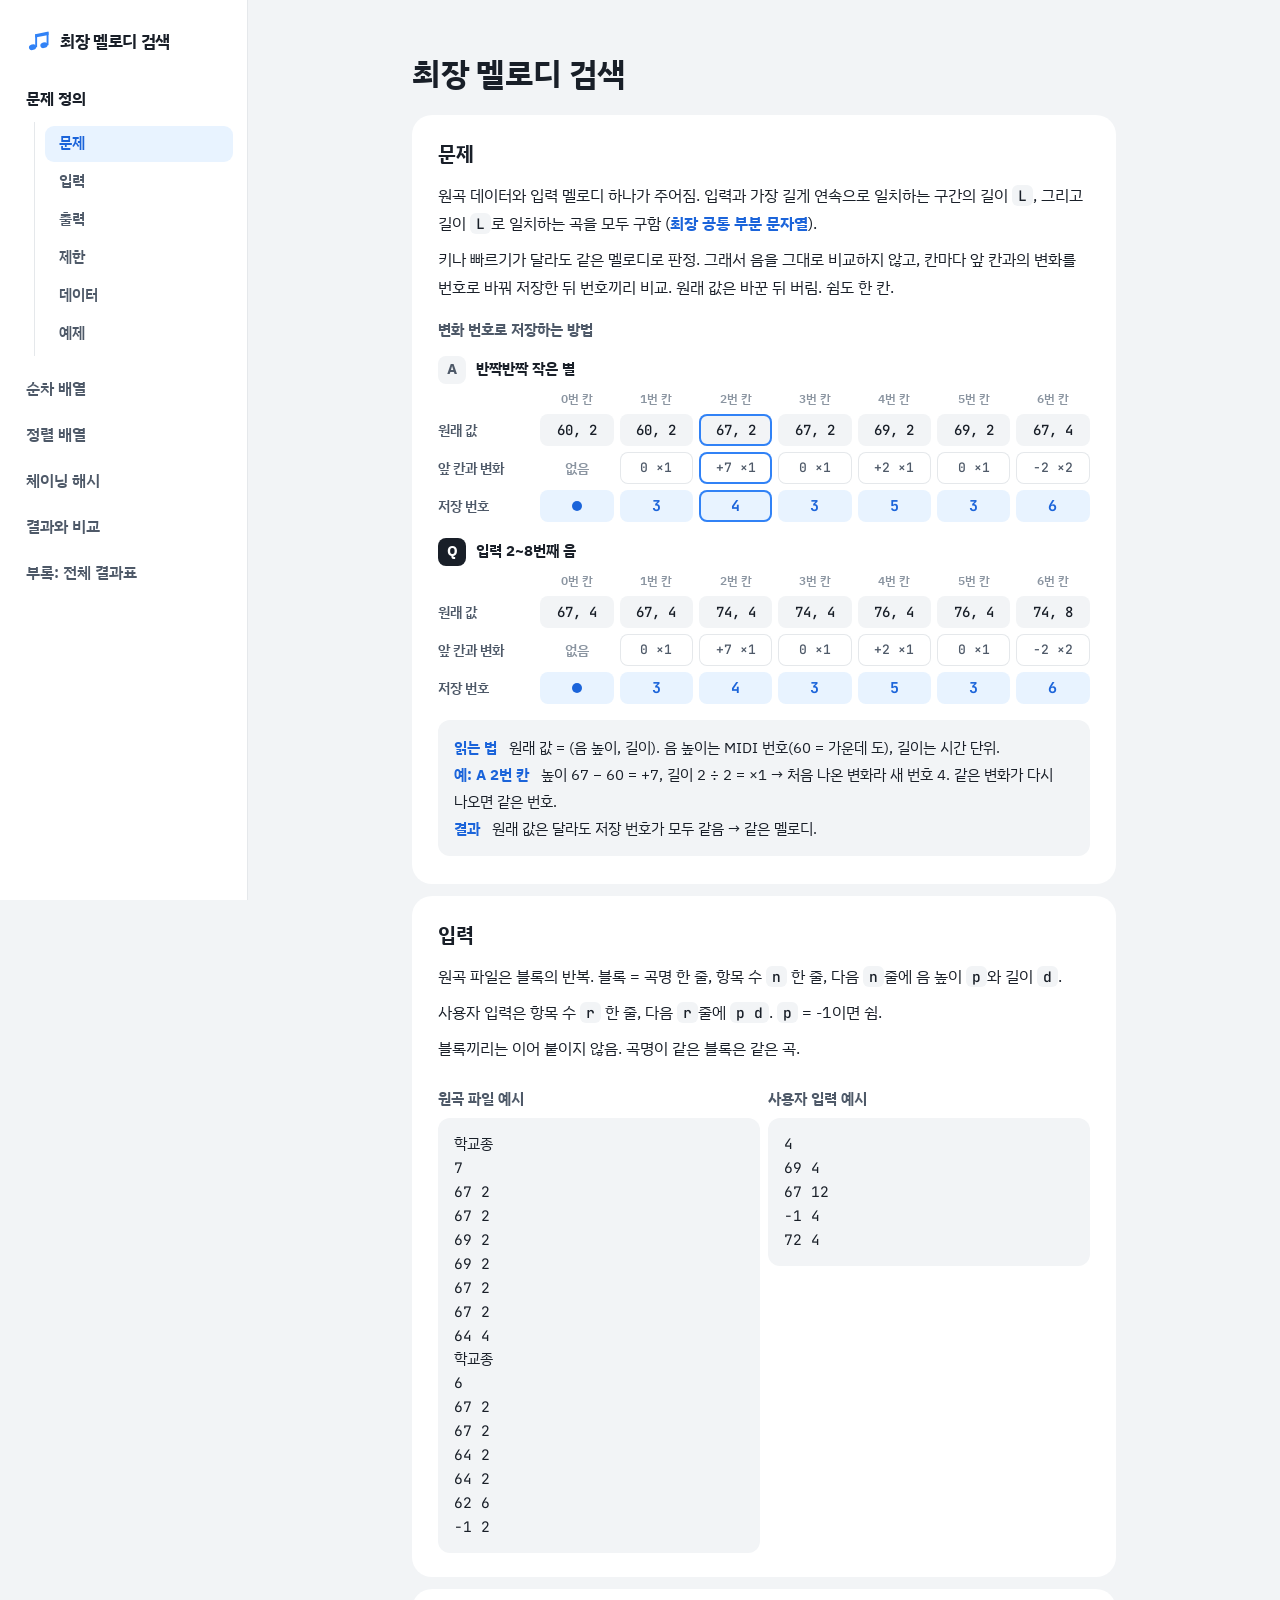
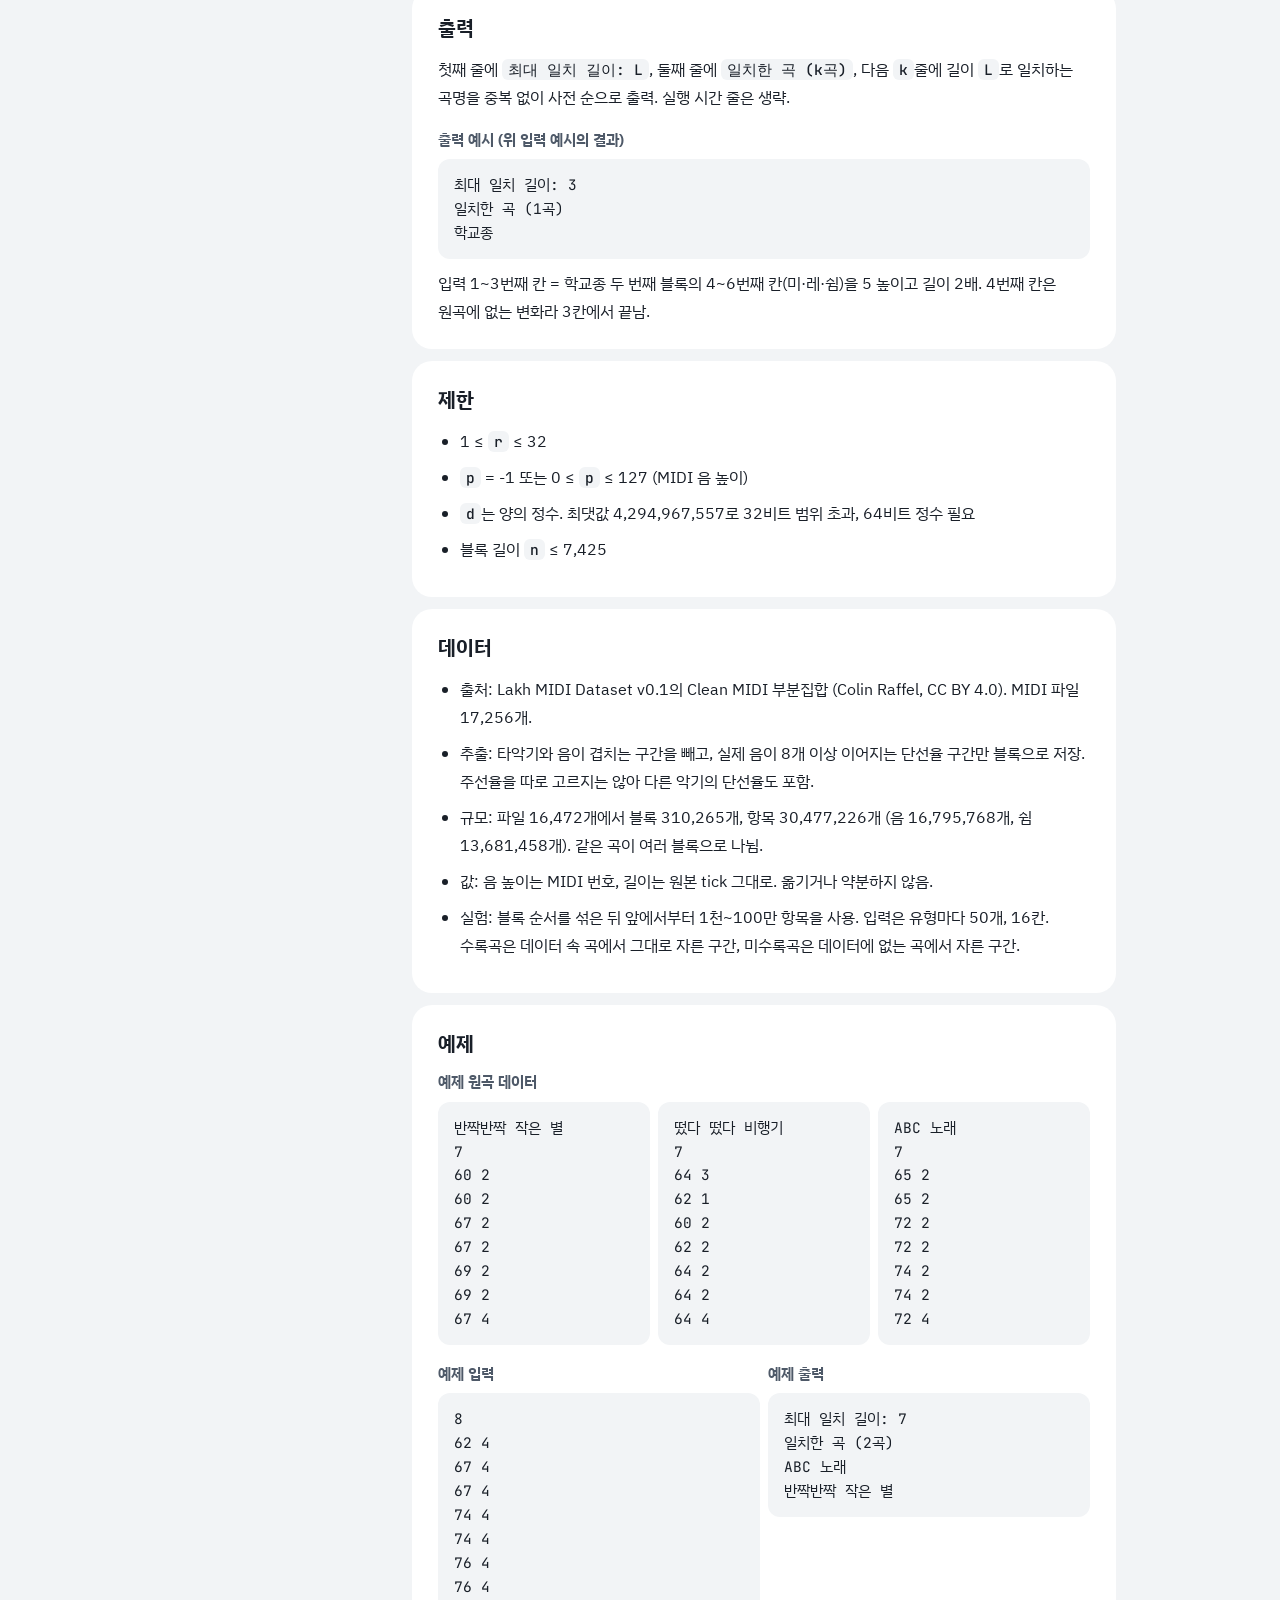
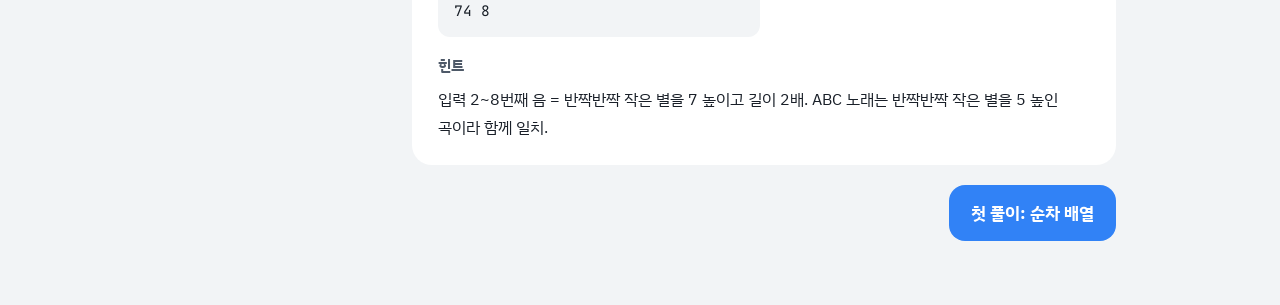
<file: index.html>
<!DOCTYPE html>
<html lang="ko">
<head>
<meta charset="utf-8">
<meta name="viewport" content="width=device-width, initial-scale=1">
<title>최장 멜로디 검색: 문제 정의</title>
<link rel="preconnect" href="https://fonts.googleapis.com">
<link rel="preconnect" href="https://fonts.gstatic.com" crossorigin>
<link href="https://fonts.googleapis.com/css2?family=IBM+Plex+Sans+KR:wght@400;500;600;700&family=JetBrains+Mono:wght@400;600&display=swap" rel="stylesheet">
<link rel="stylesheet" href="common.css?v=19">
</head>
<body>
<div class="app">
<aside class="side">
  <p class="brand"><svg class="logo" viewBox="0 0 24 24" aria-hidden="true"><ellipse cx="6.6" cy="18.2" rx="3.7" ry="2.8" transform="rotate(-20 6.6 18.2)"/><ellipse cx="18" cy="16.2" rx="3.7" ry="2.8" transform="rotate(-20 18 16.2)"/><rect x="9.2" y="5.2" width="1.9" height="13"/><rect x="20.6" y="3.2" width="1.9" height="13"/><path d="M9.2 5.2 22.5 2.6v3.4L9.2 8.6z"/></svg>최장 멜로디 검색</p>
  <nav class="tabs" aria-label="페이지"><a href="index.html" aria-current="page">문제 정의</a><a href="linear.html">순차 배열</a><a href="sorted.html">정렬 배열</a><a href="hash.html">체이닝 해시</a><a href="results.html">결과와 비교</a><a href="appendix.html">부록: 전체 결과표</a></nav>
  <nav class="steps" aria-label="목차"><div class="grp"><div class="pills" id="toc">
    <a href="#problem">문제</a><a href="#input">입력</a><a href="#output">출력</a><a href="#limit">제한</a><a href="#data">데이터</a><a href="#example">예제</a>
  </div></div></nav>
</aside>
<div class="content">
<main class="doc">
  <h1>최장 멜로디 검색</h1>

  <section id="problem">
    <h2>문제</h2>
    <p>원곡 데이터와 입력 멜로디 하나가 주어짐. 입력과 가장 길게 연속으로 일치하는 구간의 길이 <code>L</code>, 그리고 길이 <code>L</code>로 일치하는 곡을 모두 구함 (<mark>최장 공통 부분 문자열</mark>).</p>
    <p>키나 빠르기가 달라도 같은 멜로디로 판정. 그래서 음을 그대로 비교하지 않고, 칸마다 앞 칸과의 변화를 번호로 바꿔 저장한 뒤 번호끼리 비교. 원래 값은 바꾼 뒤 버림. 쉼도 한 칸.</p>
    <h3>변화 번호로 저장하는 방법</h3>
    <div class="chg" id="chg" role="img" aria-label="반짝반짝 작은 별과 입력 2~8번째 음을 변화 번호로 바꾼 표"></div>
  </section>

  <section id="input">
    <h2>입력</h2>
    <p>원곡 파일은 블록의 반복. 블록 = 곡명 한 줄, 항목 수 <code>n</code> 한 줄, 다음 <code>n</code>줄에 음 높이 <code>p</code>와 길이 <code>d</code>.</p>
    <p>사용자 입력은 항목 수 <code>r</code> 한 줄, 다음 <code>r</code>줄에 <code>p d</code>. <code>p</code> = -1이면 쉼.</p>
    <p>블록끼리는 이어 붙이지 않음. 곡명이 같은 블록은 같은 곡.</p>
    <div class="pair">
      <div><h3>원곡 파일 예시</h3>
<pre>학교종
7
67 2
67 2
69 2
69 2
67 2
67 2
64 4
학교종
6
67 2
67 2
64 2
64 2
62 6
-1 2</pre></div>
      <div><h3>사용자 입력 예시</h3>
<pre>4
69 4
67 12
-1 4
72 4</pre></div>
    </div>
  </section>

  <section id="output">
    <h2>출력</h2>
    <p>첫째 줄에 <code>최대 일치 길이: L</code>, 둘째 줄에 <code>일치한 곡 (k곡)</code>, 다음 <code>k</code>줄에 길이 <code>L</code>로 일치하는 곡명을 중복 없이 사전 순으로 출력. 실행 시간 줄은 생략.</p>
    <h3>출력 예시 (위 입력 예시의 결과)</h3>
<pre>최대 일치 길이: 3
일치한 곡 (1곡)
학교종</pre>
    <p style="margin-top:10px">입력 1~3번째 칸 = 학교종 두 번째 블록의 4~6번째 칸(미·레·쉼)을 5 높이고 길이 2배. 4번째 칸은 원곡에 없는 변화라 3칸에서 끝남.</p>
  </section>

  <section id="limit">
    <h2>제한</h2>
    <ul>
      <li>1 ≤ <code>r</code> ≤ 32</li>
      <li><code>p</code> = -1 또는 0 ≤ <code>p</code> ≤ 127 (MIDI 음 높이)</li>
      <li><code>d</code>는 양의 정수. 최댓값 4,294,967,557로 32비트 범위 초과, 64비트 정수 필요</li>
      <li>블록 길이 <code>n</code> ≤ 7,425</li>
    </ul>
  </section>

  <section id="data">
    <h2>데이터</h2>
    <ul>
      <li>출처: Lakh MIDI Dataset v0.1의 Clean MIDI 부분집합 (Colin Raffel, CC BY 4.0). MIDI 파일 17,256개.</li>
      <li>추출: 타악기와 음이 겹치는 구간을 빼고, 실제 음이 8개 이상 이어지는 단선율 구간만 블록으로 저장. 주선율을 따로 고르지는 않아 다른 악기의 단선율도 포함.</li>
      <li>규모: 파일 16,472개에서 블록 310,265개, 항목 30,477,226개 (음 16,795,768개, 쉼 13,681,458개). 같은 곡이 여러 블록으로 나뉨.</li>
      <li>값: 음 높이는 MIDI 번호, 길이는 원본 tick 그대로. 옮기거나 약분하지 않음.</li>
      <li>실험: 블록 순서를 섞은 뒤 앞에서부터 1천~100만 항목을 사용. 입력은 유형마다 50개, 16칸. 수록곡은 데이터 속 곡에서 그대로 자른 구간, 미수록곡은 데이터에 없는 곡에서 자른 구간.</li>
    </ul>
  </section>

  <section id="example">
    <h2>예제</h2>
    <h3>예제 원곡 데이터</h3>
    <div class="ex">
<pre>반짝반짝 작은 별
7
60 2
60 2
67 2
67 2
69 2
69 2
67 4</pre>
<pre>떴다 떴다 비행기
7
64 3
62 1
60 2
62 2
64 2
64 2
64 4</pre>
<pre>ABC 노래
7
65 2
65 2
72 2
72 2
74 2
74 2
72 4</pre>
    </div>
    <div class="pair">
      <div><h3>예제 입력</h3>
<pre>8
62 4
67 4
67 4
74 4
74 4
76 4
76 4
74 8</pre></div>
      <div><h3>예제 출력</h3>
<pre>최대 일치 길이: 7
일치한 곡 (2곡)
ABC 노래
반짝반짝 작은 별</pre></div>
    </div>
    <h3>힌트</h3>
    <p>입력 2~8번째 음 = 반짝반짝 작은 별을 7 높이고 길이 2배. ABC 노래는 반짝반짝 작은 별을 5 높인 곡이라 함께 일치.</p>
  </section>

  <div class="go"><a class="btn pri" href="linear.html">첫 풀이: 순차 배열</a></div>
</main>
</div>
</div>
<script>
{
  // 변화 번호 표: 원래 값 (높이, 길이) → 앞 칸과의 변화 → 저장 번호. 같은 변화 = 같은 번호
  const MEL = [
    { name: '반짝반짝 작은 별', tag: 'A', notes: [[60, 2], [60, 2], [67, 2], [67, 2], [69, 2], [69, 2], [67, 4]] },
    { name: '입력 2~8번째 음', tag: 'Q', notes: [[67, 4], [67, 4], [74, 4], [74, 4], [76, 4], [76, 4], [74, 8]] }
  ];
  const sign = v => v > 0 ? '+' + v : v < 0 ? '−' + -v : '0';
  const gcd = (a, b) => { while (b) [a, b] = [b, a % b]; return a; };
  const ratio = (a, b) => { const g = gcd(a, b); return b / g === 1 ? '×' + a / g : '×' + a / g + '/' + b / g; };
  const codes = new Map(), num = t => { if (!codes.has(t)) codes.set(t, codes.size + 3); return codes.get(t); };
  const EX = 2;  // 계산 예시로 보여 줄 칸
  let h = '';
  MEL.forEach((m, mi) => {
    const ch = m.notes.map(([p, d], k) => k ? { t: `${sign(p - m.notes[k - 1][0])} ${ratio(d, m.notes[k - 1][1])}` } : null);
    ch.forEach(c => c && (c.n = num(c.t)));
    const x = k => mi === 0 && k === EX ? ' x' : '';
    h += `<div class="nm"><span class="chip ${m.tag === 'Q' ? 'q' : ''}">${m.tag}</span>${m.name}</div>`;
    h += `<span class="k"></span>` + m.notes.map((_, k) => `<span class="ix">${k}번 칸</span>`).join('');
    h += `<span class="k">원래 값</span>` + m.notes.map(([p, d], k) => `<span class="v${x(k)}">${p}, ${d}</span>`).join('');
    h += `<span class="k">앞 칸과 변화</span>` + ch.map((c, k) => c ? `<span class="v d${x(k)}">${c.t}</span>` : '<span class="v s">없음</span>').join('');
    h += `<span class="k">저장 번호</span>` + ch.map((c, k) => c ? `<span class="v c${x(k)}">${c.n}</span>` : '<span class="v c"><i class="dot"></i></span>').join('');
  });
  const a = MEL[0].notes;
  h += `<p class="ok"><b>읽는 법</b> 원래 값 = (음 높이, 길이). 음 높이는 MIDI 번호(60 = 가운데 도), 길이는 시간 단위.<br>
  <b>예: A ${EX}번 칸</b> 높이 ${a[EX][0]} − ${a[EX - 1][0]} = ${sign(a[EX][0] - a[EX - 1][0])}, 길이 ${a[EX][1]} ÷ ${a[EX - 1][1]} = ×1 → 처음 나온 변화라 새 번호 ${num(`${sign(a[EX][0] - a[EX - 1][0])} ×1`)}. 같은 변화가 다시 나오면 같은 번호.<br>
  <b>결과</b> 원래 값은 달라도 저장 번호가 모두 같음 → 같은 멜로디.</p>`;
  document.getElementById('chg').innerHTML = h;
}
{
  // 읽는 중인 절을 왼쪽 목차에 표시
  const links = [...document.querySelectorAll('#toc a')];
  const mark = id => links.forEach(a => a.classList.toggle('on', a.hash === '#' + id));
  const secs = [...document.querySelectorAll('.doc section')];
  const update = () => {
    let cur = secs[0];
    for (const sec of secs) if (sec.getBoundingClientRect().top < innerHeight * .35) cur = sec;
    if (innerHeight + scrollY >= document.documentElement.scrollHeight - 4) cur = secs[secs.length - 1];
    mark(cur.id);
  };
  addEventListener('scroll', update, { passive: true });
  update();
}
</script>
</body>
</html>
</file>
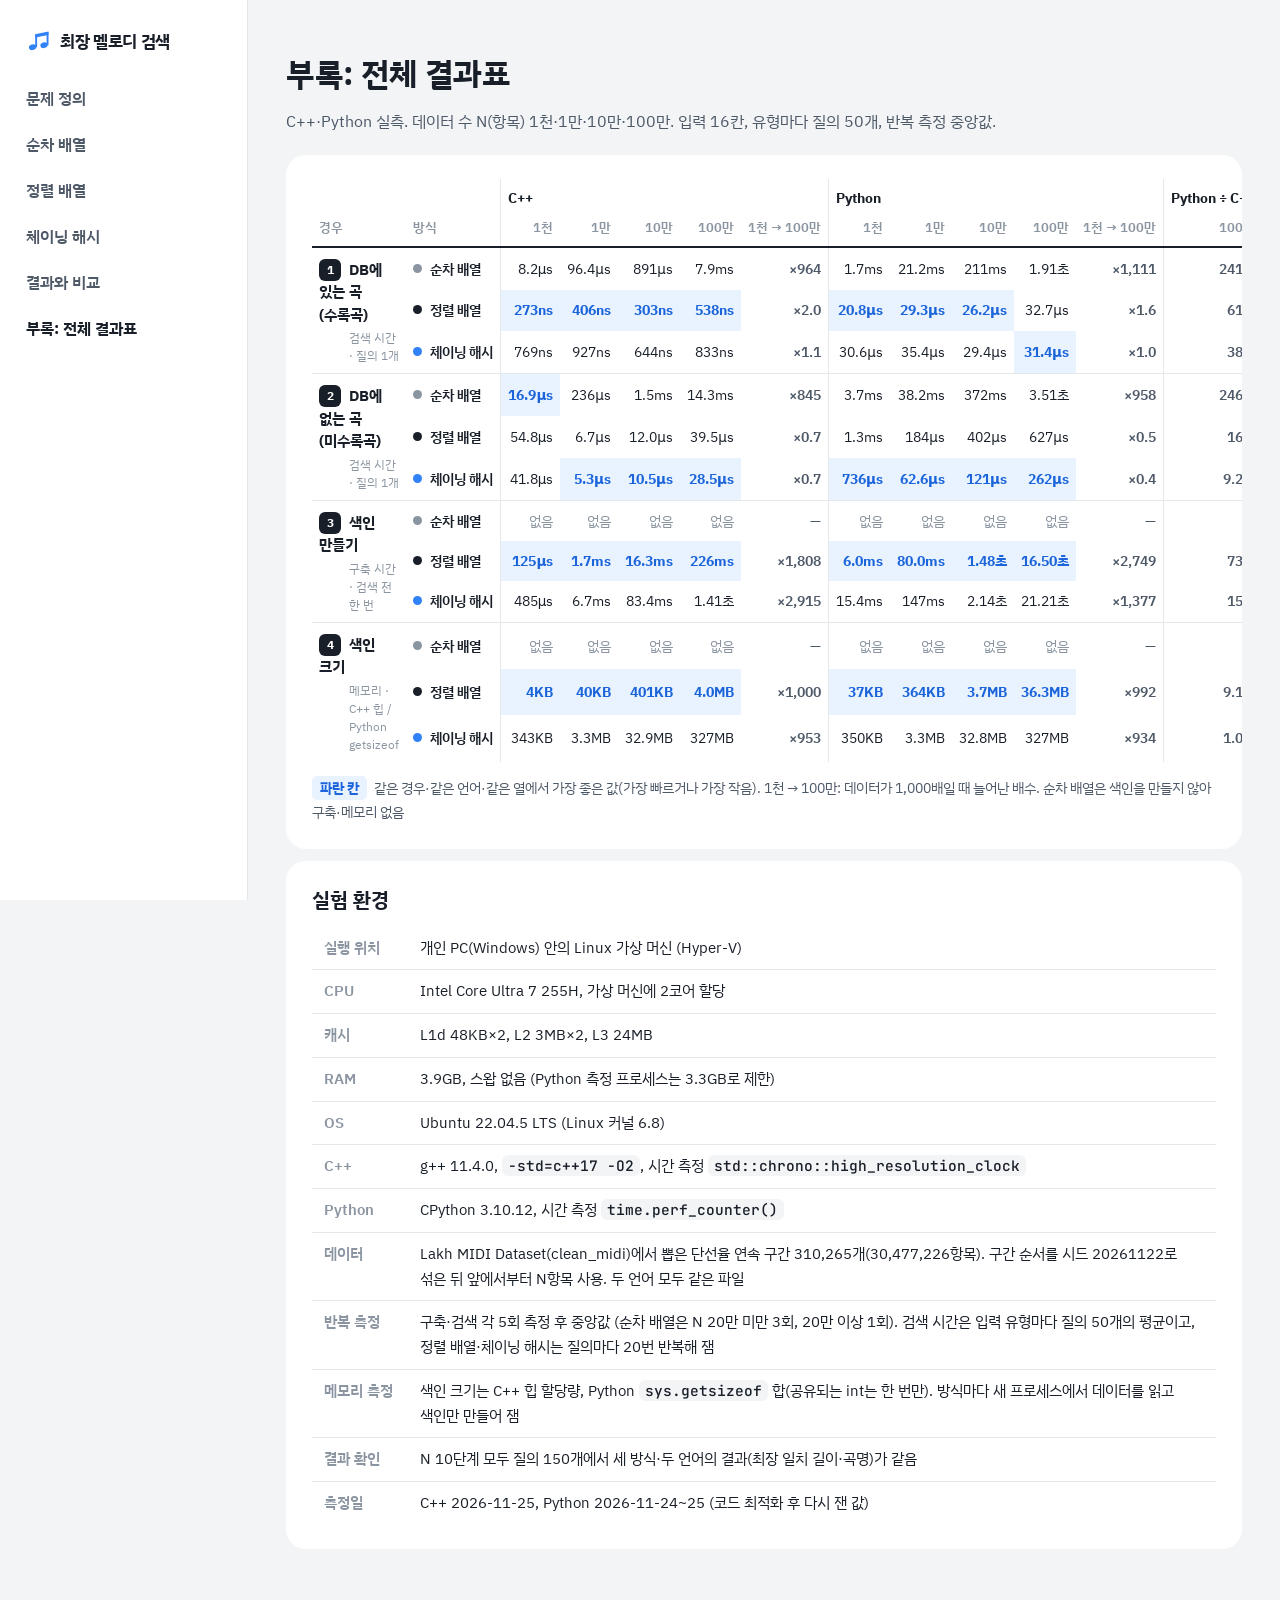
<file: appendix.html>
<!DOCTYPE html>
<html lang="ko">
<head>
<meta charset="utf-8">
<meta name="viewport" content="width=device-width, initial-scale=1">
<title>최장 멜로디 검색: 부록 전체 결과표</title>
<link rel="preconnect" href="https://fonts.googleapis.com">
<link rel="preconnect" href="https://fonts.gstatic.com" crossorigin>
<link href="https://fonts.googleapis.com/css2?family=IBM+Plex+Sans+KR:wght@400;500;600;700&family=JetBrains+Mono:wght@400;600&display=swap" rel="stylesheet">
<link rel="stylesheet" href="common.css?v=19">
<style>
.doc.wide{max-width:1240px}
.doc.wide section{overflow-x:auto}
.lead{margin:-8px 0 20px!important;color:var(--sub)}
.rt{border-collapse:collapse;font-variant-numeric:tabular-nums;font-size:13.5px;width:100%}
.rt th,.rt td{padding:8px 7px;text-align:right;white-space:nowrap}
.rt thead th{font-size:13px;font-weight:600;color:var(--mute);border-bottom:2px solid var(--ink);vertical-align:bottom}
.rt thead tr.top th{border-bottom:0;padding-bottom:2px;font-size:14px;color:var(--ink);font-weight:700;text-align:left}
.rt thead th.l{text-align:left}
.rt th.lang,.rt td.lang,.rt td.ratio{border-left:1px solid var(--line)}
.rt tbody tr.first td,.rt tbody tr.first th{border-top:1px solid var(--line)}
.rt th.grp{white-space:normal;max-width:190px;display:table-cell;text-align:left;vertical-align:top;padding-top:11px;font-weight:400}
.rt th.grp .no{display:inline-grid;place-items:center;width:22px;height:22px;margin-right:8px;border-radius:6px;background:var(--ink);color:var(--card);font-size:12px;font-weight:700;vertical-align:1px}
.rt th.grp b{font-size:15px;color:var(--ink)}
.rt th.grp small{display:block;margin:3px 0 0 30px;color:var(--mute);font-size:12px;white-space:normal;max-width:150px}
.rt td.name{text-align:left;font-weight:600;color:var(--ink)}
.rt .dot{display:inline-block;width:9px;height:9px;border-radius:50%;margin-right:8px;vertical-align:1px}
.rt .dot.lin{background:var(--mute)}.rt .dot.sor{background:var(--ink)}.rt .dot.has{background:var(--blue)}
.rt td.best{background:var(--blue-weak);color:var(--blue-ink);font-weight:700}
.rt td.na{color:var(--mute)}
.rt td.grow,.rt td.ratio{color:var(--sub);font-weight:600}
.key{margin-top:14px!important;font-size:14px!important;color:var(--sub)}
.key span{display:inline-block;padding:0 8px;margin-right:4px;border-radius:5px;background:var(--blue-weak);color:var(--blue-ink);font-weight:700}
.charts{display:grid;grid-template-columns:repeat(2,minmax(0,1fr));gap:20px}
.charts3{display:grid;grid-template-columns:repeat(3,minmax(0,1fr));gap:20px}
svg .ln.th{stroke-dasharray:6 5;stroke-width:1.6;opacity:.75}
svg .lg{font:600 11.5px "IBM Plex Sans KR",sans-serif;fill:var(--ink)}svg .lg.py{fill:var(--mute)}
svg .mth{font:600 12.5px "IBM Plex Sans KR",sans-serif;fill:var(--sub)}

svg .end{font:700 12px "IBM Plex Sans KR",sans-serif}
svg .end.lin{fill:var(--mute)}svg .end.sor{fill:var(--ink)}svg .end.has{fill:var(--blue)}
.doc figure{margin:0}
.doc figure svg{display:block;width:100%;height:auto}
.leg{display:flex;gap:20px;flex-wrap:wrap;margin:0 0 10px;font-size:14px;font-weight:600;color:var(--sub)}
.leg span{display:inline-flex;align-items:center;gap:7px}
.leg i{display:inline-block;width:20px;height:3px;border-radius:2px}
.leg i.box{width:14px;height:14px;border-radius:3px}
.leg i.box.py{opacity:.35}
.leg .lin{background:var(--mute)}.leg .sor{background:var(--ink)}.leg .has{background:var(--blue)}
.leg .plain{background:var(--sub)}.leg .dat{background:var(--sub)}
svg .ax{font:500 12px "IBM Plex Sans KR",sans-serif;fill:var(--mute)}
svg .ttl{font:700 14px "IBM Plex Sans KR",sans-serif;fill:var(--ink)}
svg .val{font:600 11px "IBM Plex Sans KR",sans-serif;fill:var(--sub)}
svg .grp{font:700 13px "IBM Plex Sans KR",sans-serif;fill:var(--ink)}
svg .grid{stroke:var(--line);stroke-width:1}
svg .grid2{stroke:var(--line);stroke-width:1;stroke-dasharray:2 4;opacity:.7}
svg .base{stroke:var(--mute);stroke-width:1}
svg .ln{fill:none;stroke-width:2.2;stroke-linejoin:round}
svg .ln.lin{stroke:var(--mute)}svg .ln.sor{stroke:var(--ink)}svg .ln.has{stroke:var(--blue)}
svg .pt{stroke:var(--card);stroke-width:1.5}
svg .pt.lin,svg .bar.lin{fill:var(--mute)}svg .pt.sor,svg .bar.sor{fill:var(--ink)}svg .pt.has,svg .bar.has{fill:var(--blue)}
svg .bar.dat{fill:var(--sub)}
svg .bar.py{fill-opacity:.35}
svg .hit{fill:transparent}
.doc section h3.g{margin-top:22px}
svg .zone{fill:var(--blue);fill-opacity:.05;stroke:var(--blue);stroke-width:1.4;stroke-dasharray:6 4}
svg .zt{font:600 12px "IBM Plex Sans KR",sans-serif;fill:var(--blue-ink)}
.gt{border-collapse:collapse;width:100%;max-width:820px;margin:14px 0 4px;font-size:15px;table-layout:fixed}
.gt th,.gt td{padding:10px 12px;border-bottom:1px solid var(--line);text-align:center;white-space:nowrap}
.gt thead th{font-size:13.5px;font-weight:600;color:var(--mute);border-bottom:2px solid var(--ink)}
.gt th:first-child,.gt td:first-child{text-align:left;width:24%}
.gt td{font-variant-numeric:tabular-nums}
.gt td:first-child{font-weight:600}
.gt .dot{display:inline-block;width:9px;height:9px;border-radius:50%;margin-right:8px;vertical-align:1px}
.gt-note{margin:4px 0 10px!important;font-size:13px!important;color:var(--mute)}
.doc section.appendix{margin-top:48px;border-top:2px dashed var(--line);padding-top:28px}
.verdict{margin:12px 0 0!important;padding:14px 18px;border-radius:14px;background:var(--blue-weak);color:var(--blue-ink)!important;font-weight:700;font-size:17px!important}
.dot{display:inline-block;width:10px;height:10px;border-radius:50%;margin-right:8px;vertical-align:1px}
.dot.lin{background:var(--mute)}.dot.sor{background:var(--ink)}.dot.has{background:var(--blue)}
.why{display:grid;grid-template-columns:repeat(3,minmax(0,1fr));gap:10px;margin:6px 0 4px}
.why div{padding:16px 18px;border-radius:14px;background:var(--fill)}
.why div>b{display:block;margin-bottom:6px;font-size:16px}
.why p{margin:0!important;font-size:15px!important;line-height:1.65!important;color:var(--sub)}
.pick{display:grid;grid-template-columns:repeat(3,minmax(0,1fr));gap:10px;margin:8px 0 4px}
.pick div{display:flex;flex-direction:column;gap:8px;padding:18px 20px;border-radius:16px;background:var(--fill)}
.pick div.on{background:var(--blue-weak);box-shadow:inset 0 0 0 2px var(--blue)}
.pick .m{font-size:18px;font-weight:700;display:flex;align-items:center}
.pick .tag{margin-left:8px;padding:2px 8px;border-radius:6px;background:var(--blue);color:#fff;font-size:12px;font-weight:700}
.pick .when{font-size:16px;font-weight:700;color:var(--ink);line-height:1.5}
.pick .why2{margin:0;padding-left:16px;font-size:14px;color:var(--sub);line-height:1.7}
.env{border-collapse:collapse;width:100%;max-width:960px;font-size:15px}
.env th,.env td{padding:9px 12px;border-bottom:1px solid var(--line);text-align:left;vertical-align:top;line-height:1.65}
.env th{width:96px;white-space:nowrap;color:var(--mute);font-weight:600}
.env tr:last-child th,.env tr:last-child td{border-bottom:0}
@media(max-width:959px){.why,.pick{grid-template-columns:1fr}}
</style>
</head>
<body>
<div class="app">
<aside class="side">
  <p class="brand"><svg class="logo" viewBox="0 0 24 24" aria-hidden="true"><ellipse cx="6.6" cy="18.2" rx="3.7" ry="2.8" transform="rotate(-20 6.6 18.2)"/><ellipse cx="18" cy="16.2" rx="3.7" ry="2.8" transform="rotate(-20 18 16.2)"/><rect x="9.2" y="5.2" width="1.9" height="13"/><rect x="20.6" y="3.2" width="1.9" height="13"/><path d="M9.2 5.2 22.5 2.6v3.4L9.2 8.6z"/></svg>최장 멜로디 검색</p>
  <nav class="tabs" aria-label="페이지"><a href="index.html">문제 정의</a><a href="linear.html">순차 배열</a><a href="sorted.html">정렬 배열</a><a href="hash.html">체이닝 해시</a><a href="results.html">결과와 비교</a><a href="appendix.html" aria-current="page">부록: 전체 결과표</a></nav>
</aside>
<div class="content">
<main class="doc wide">
  <h1>부록: 전체 결과표</h1>
  <p class="lead">C++·Python 실측. 데이터 수 N(항목) 1천·1만·10만·100만. 입력 16칸, 유형마다 질의 50개, 반복 측정 중앙값.</p>

  <section id="table">
<table class="rt">
<thead><tr class="top"><th></th><th></th><th class="lang" colspan="5">C++</th><th class="lang" colspan="5">Python</th><th class="lang">Python ÷ C++</th></tr>
<tr><th class="l">경우</th><th class="l">방식</th><th class="lang">1천</th><th class="">1만</th><th class="">10만</th><th class="">100만</th><th>1천 → 100만</th><th class="lang">1천</th><th class="">1만</th><th class="">10만</th><th class="">100만</th><th>1천 → 100만</th><th class="lang">100만</th></tr></thead>
<tbody>
<tr class="first"><th class="grp" rowspan="3"><span class="no">1</span><b>DB에 있는 곡 (수록곡)</b><small>검색 시간 · 질의 1개</small></th><td class="name"><i class="dot lin"></i>순차 배열</td><td class=" lang">8.2µs</td><td class="">96.4µs</td><td class="">891µs</td><td class="">7.9ms</td><td class="grow">×964</td><td class=" lang">1.7ms</td><td class="">21.2ms</td><td class="">211ms</td><td class="">1.91초</td><td class="grow">×1,111</td><td class="ratio">241배</td></tr>
<tr class=""><td class="name"><i class="dot sor"></i>정렬 배열</td><td class="best lang">273ns</td><td class="best">406ns</td><td class="best">303ns</td><td class="best">538ns</td><td class="grow">×2.0</td><td class="best lang">20.8µs</td><td class="best">29.3µs</td><td class="best">26.2µs</td><td class="">32.7µs</td><td class="grow">×1.6</td><td class="ratio">61배</td></tr>
<tr class=""><td class="name"><i class="dot has"></i>체이닝 해시</td><td class=" lang">769ns</td><td class="">927ns</td><td class="">644ns</td><td class="">833ns</td><td class="grow">×1.1</td><td class=" lang">30.6µs</td><td class="">35.4µs</td><td class="">29.4µs</td><td class="best">31.4µs</td><td class="grow">×1.0</td><td class="ratio">38배</td></tr>
<tr class="first"><th class="grp" rowspan="3"><span class="no">2</span><b>DB에 없는 곡 (미수록곡)</b><small>검색 시간 · 질의 1개</small></th><td class="name"><i class="dot lin"></i>순차 배열</td><td class="best lang">16.9µs</td><td class="">236µs</td><td class="">1.5ms</td><td class="">14.3ms</td><td class="grow">×845</td><td class=" lang">3.7ms</td><td class="">38.2ms</td><td class="">372ms</td><td class="">3.51초</td><td class="grow">×958</td><td class="ratio">246배</td></tr>
<tr class=""><td class="name"><i class="dot sor"></i>정렬 배열</td><td class=" lang">54.8µs</td><td class="">6.7µs</td><td class="">12.0µs</td><td class="">39.5µs</td><td class="grow">×0.7</td><td class=" lang">1.3ms</td><td class="">184µs</td><td class="">402µs</td><td class="">627µs</td><td class="grow">×0.5</td><td class="ratio">16배</td></tr>
<tr class=""><td class="name"><i class="dot has"></i>체이닝 해시</td><td class=" lang">41.8µs</td><td class="best">5.3µs</td><td class="best">10.5µs</td><td class="best">28.5µs</td><td class="grow">×0.7</td><td class="best lang">736µs</td><td class="best">62.6µs</td><td class="best">121µs</td><td class="best">262µs</td><td class="grow">×0.4</td><td class="ratio">9.2배</td></tr>
<tr class="first"><th class="grp" rowspan="3"><span class="no">3</span><b>색인 만들기</b><small>구축 시간 · 검색 전 한 번</small></th><td class="name"><i class="dot lin"></i>순차 배열</td><td class="na lang">없음</td><td class="na">없음</td><td class="na">없음</td><td class="na">없음</td><td class="na grow">—</td><td class="na lang">없음</td><td class="na">없음</td><td class="na">없음</td><td class="na">없음</td><td class="na grow">—</td><td class="na ratio">—</td></tr>
<tr class=""><td class="name"><i class="dot sor"></i>정렬 배열</td><td class="best lang">125µs</td><td class="best">1.7ms</td><td class="best">16.3ms</td><td class="best">226ms</td><td class="grow">×1,808</td><td class="best lang">6.0ms</td><td class="best">80.0ms</td><td class="best">1.48초</td><td class="best">16.50초</td><td class="grow">×2,749</td><td class="ratio">73배</td></tr>
<tr class=""><td class="name"><i class="dot has"></i>체이닝 해시</td><td class=" lang">485µs</td><td class="">6.7ms</td><td class="">83.4ms</td><td class="">1.41초</td><td class="grow">×2,915</td><td class=" lang">15.4ms</td><td class="">147ms</td><td class="">2.14초</td><td class="">21.21초</td><td class="grow">×1,377</td><td class="ratio">15배</td></tr>
<tr class="first"><th class="grp" rowspan="3"><span class="no">4</span><b>색인 크기</b><small>메모리 · C++ 힙 / Python getsizeof</small></th><td class="name"><i class="dot lin"></i>순차 배열</td><td class="na lang">없음</td><td class="na">없음</td><td class="na">없음</td><td class="na">없음</td><td class="na grow">—</td><td class="na lang">없음</td><td class="na">없음</td><td class="na">없음</td><td class="na">없음</td><td class="na grow">—</td><td class="na ratio">—</td></tr>
<tr class=""><td class="name"><i class="dot sor"></i>정렬 배열</td><td class="best lang">4KB</td><td class="best">40KB</td><td class="best">401KB</td><td class="best">4.0MB</td><td class="grow">×1,000</td><td class="best lang">37KB</td><td class="best">364KB</td><td class="best">3.7MB</td><td class="best">36.3MB</td><td class="grow">×992</td><td class="ratio">9.1배</td></tr>
<tr class=""><td class="name"><i class="dot has"></i>체이닝 해시</td><td class=" lang">343KB</td><td class="">3.3MB</td><td class="">32.9MB</td><td class="">327MB</td><td class="grow">×953</td><td class=" lang">350KB</td><td class="">3.3MB</td><td class="">32.8MB</td><td class="">327MB</td><td class="grow">×934</td><td class="ratio">1.0배</td></tr>
</tbody></table>
    <p class="key"><span>파란 칸</span> 같은 경우·같은 언어·같은 열에서 가장 좋은 값(가장 빠르거나 가장 작음). 1천 → 100만: 데이터가 1,000배일 때 늘어난 배수. 순차 배열은 색인을 만들지 않아 구축·메모리 없음</p>
  </section>
  <section id="env">
    <h2>실험 환경</h2>
    <table class="env"><tbody>
<tr><th>실행 위치</th><td>개인 PC(Windows) 안의 Linux 가상 머신 (Hyper-V)</td></tr>
<tr><th>CPU</th><td>Intel Core Ultra 7 255H, 가상 머신에 2코어 할당</td></tr>
<tr><th>캐시</th><td>L1d 48KB×2, L2 3MB×2, L3 24MB</td></tr>
<tr><th>RAM</th><td>3.9GB, 스왑 없음 (Python 측정 프로세스는 3.3GB로 제한)</td></tr>
<tr><th>OS</th><td>Ubuntu 22.04.5 LTS (Linux 커널 6.8)</td></tr>
<tr><th>C++</th><td>g++ 11.4.0, <code>-std=c++17 -O2</code>, 시간 측정 <code>std::chrono::high_resolution_clock</code></td></tr>
<tr><th>Python</th><td>CPython 3.10.12, 시간 측정 <code>time.perf_counter()</code></td></tr>
<tr><th>데이터</th><td>Lakh MIDI Dataset(clean_midi)에서 뽑은 단선율 연속 구간 310,265개(30,477,226항목). 구간 순서를 시드 20261122로 섞은 뒤 앞에서부터 N항목 사용. 두 언어 모두 같은 파일</td></tr>
<tr><th>반복 측정</th><td>구축·검색 각 5회 측정 후 중앙값 (순차 배열은 N 20만 미만 3회, 20만 이상 1회). 검색 시간은 입력 유형마다 질의 50개의 평균이고, 정렬 배열·체이닝 해시는 질의마다 20번 반복해 잼</td></tr>
<tr><th>메모리 측정</th><td>색인 크기는 C++ 힙 할당량, Python <code>sys.getsizeof</code> 합(공유되는 int는 한 번만). 방식마다 새 프로세스에서 데이터를 읽고 색인만 만들어 잼</td></tr>
<tr><th>결과 확인</th><td>N 10단계 모두 질의 150개에서 세 방식·두 언어의 결과(최장 일치 길이·곡명)가 같음</td></tr>
<tr><th>측정일</th><td>C++ 2026-11-25, Python 2026-11-24~25 (코드 최적화 후 다시 잰 값)</td></tr>
    </tbody></table>
  </section>
</main>
</div>
</div>
</body>
</html>
</file>
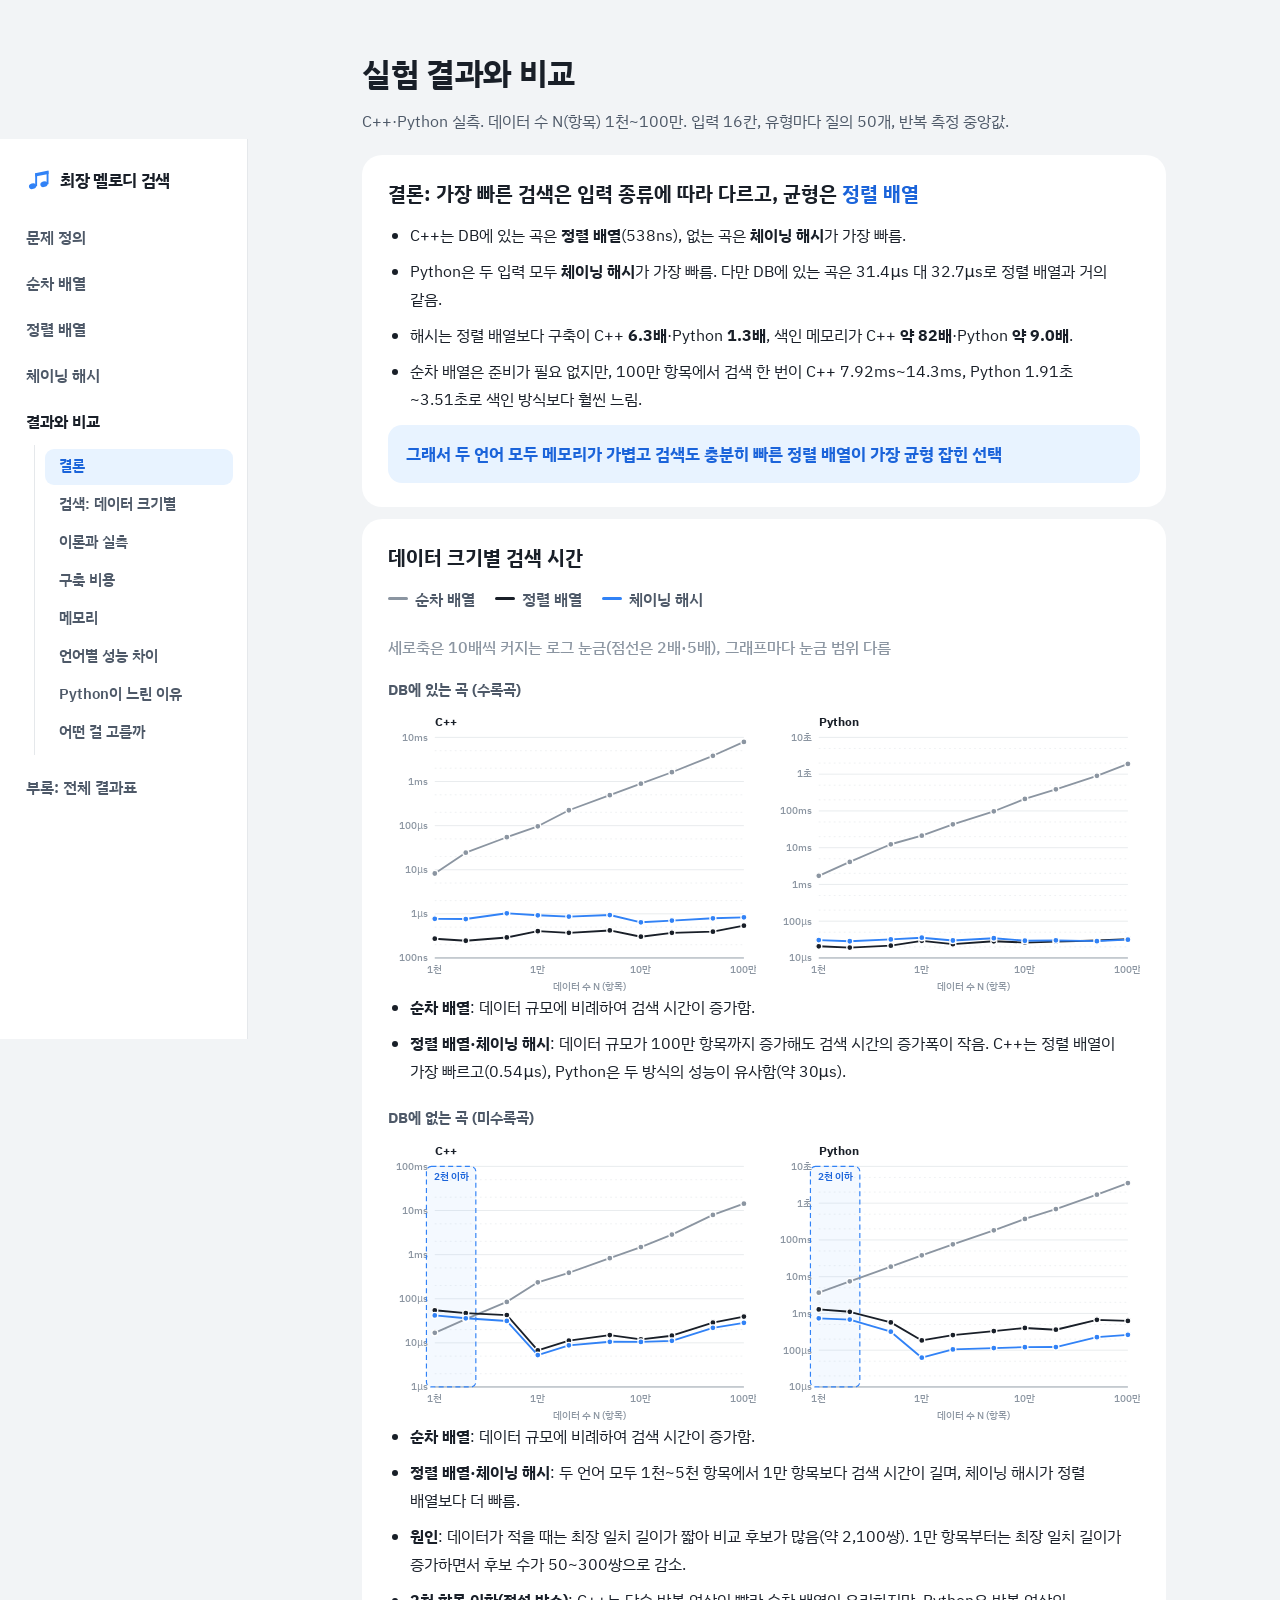
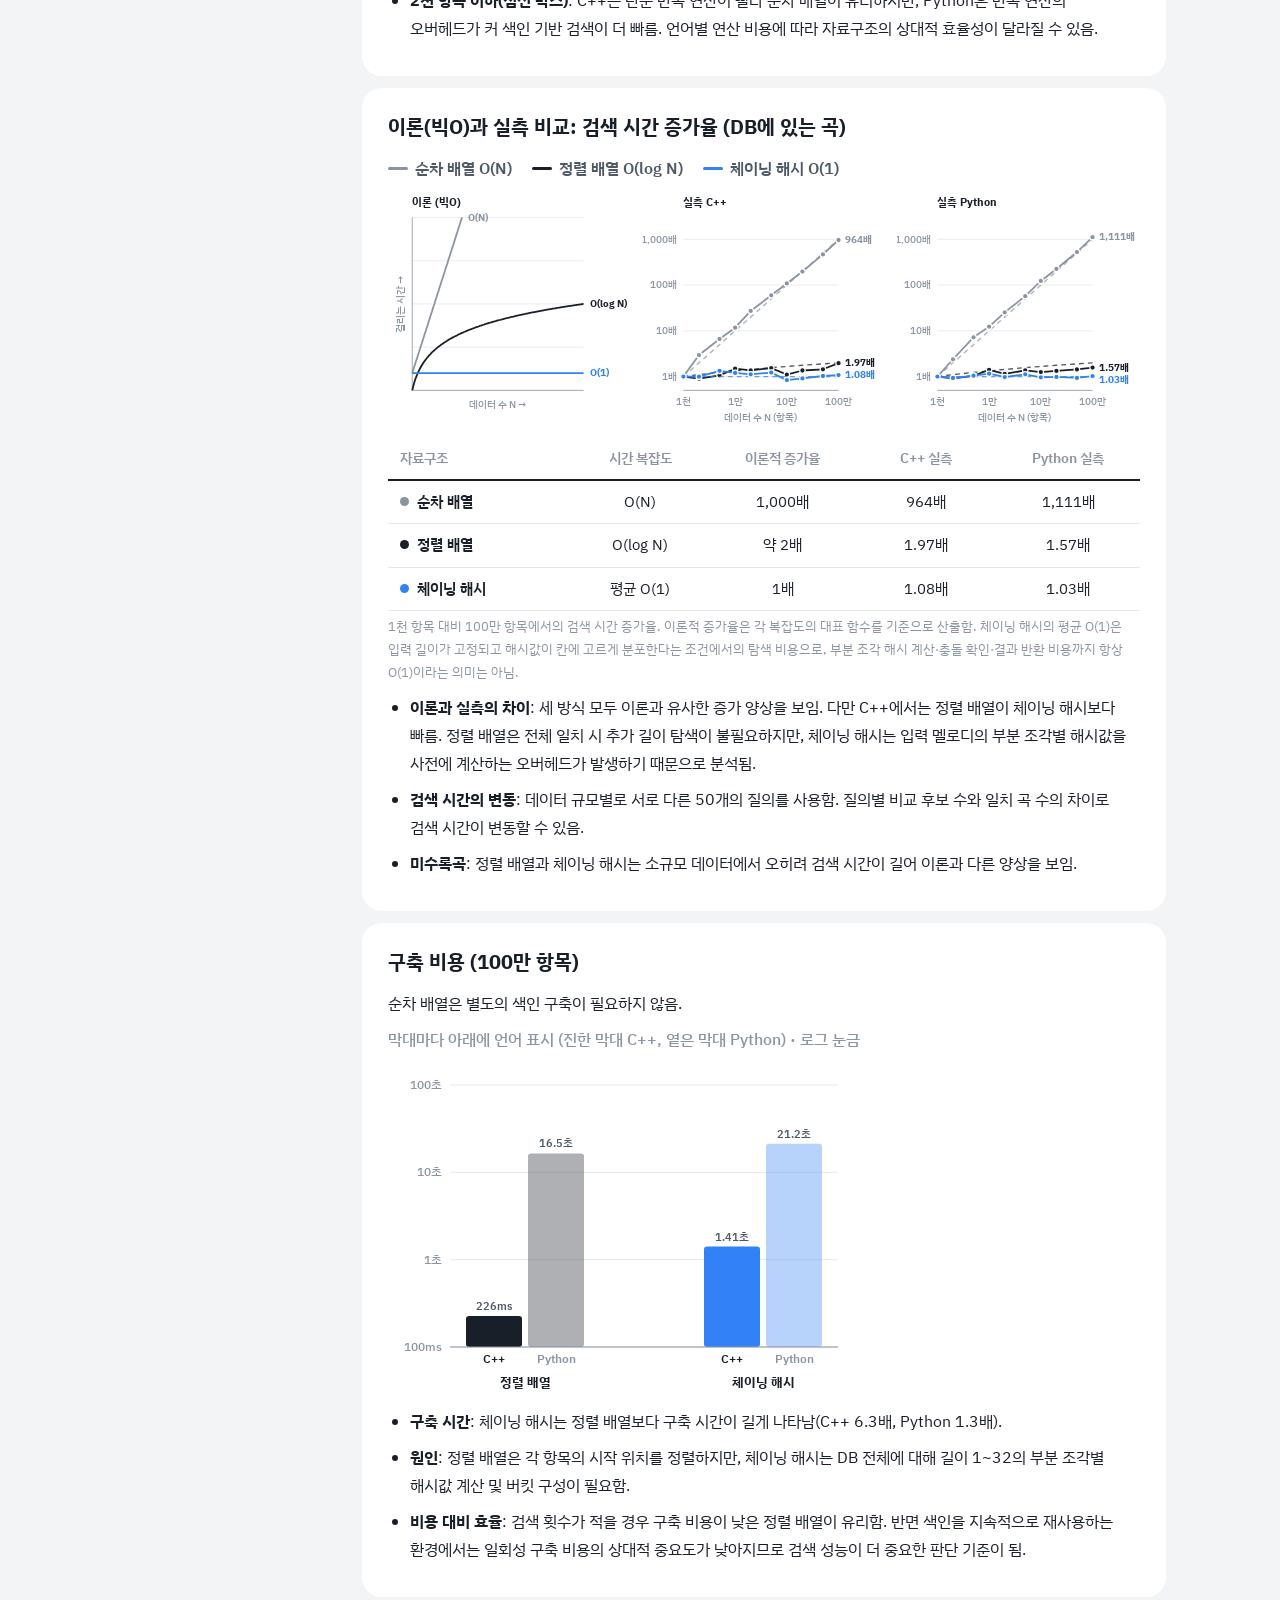
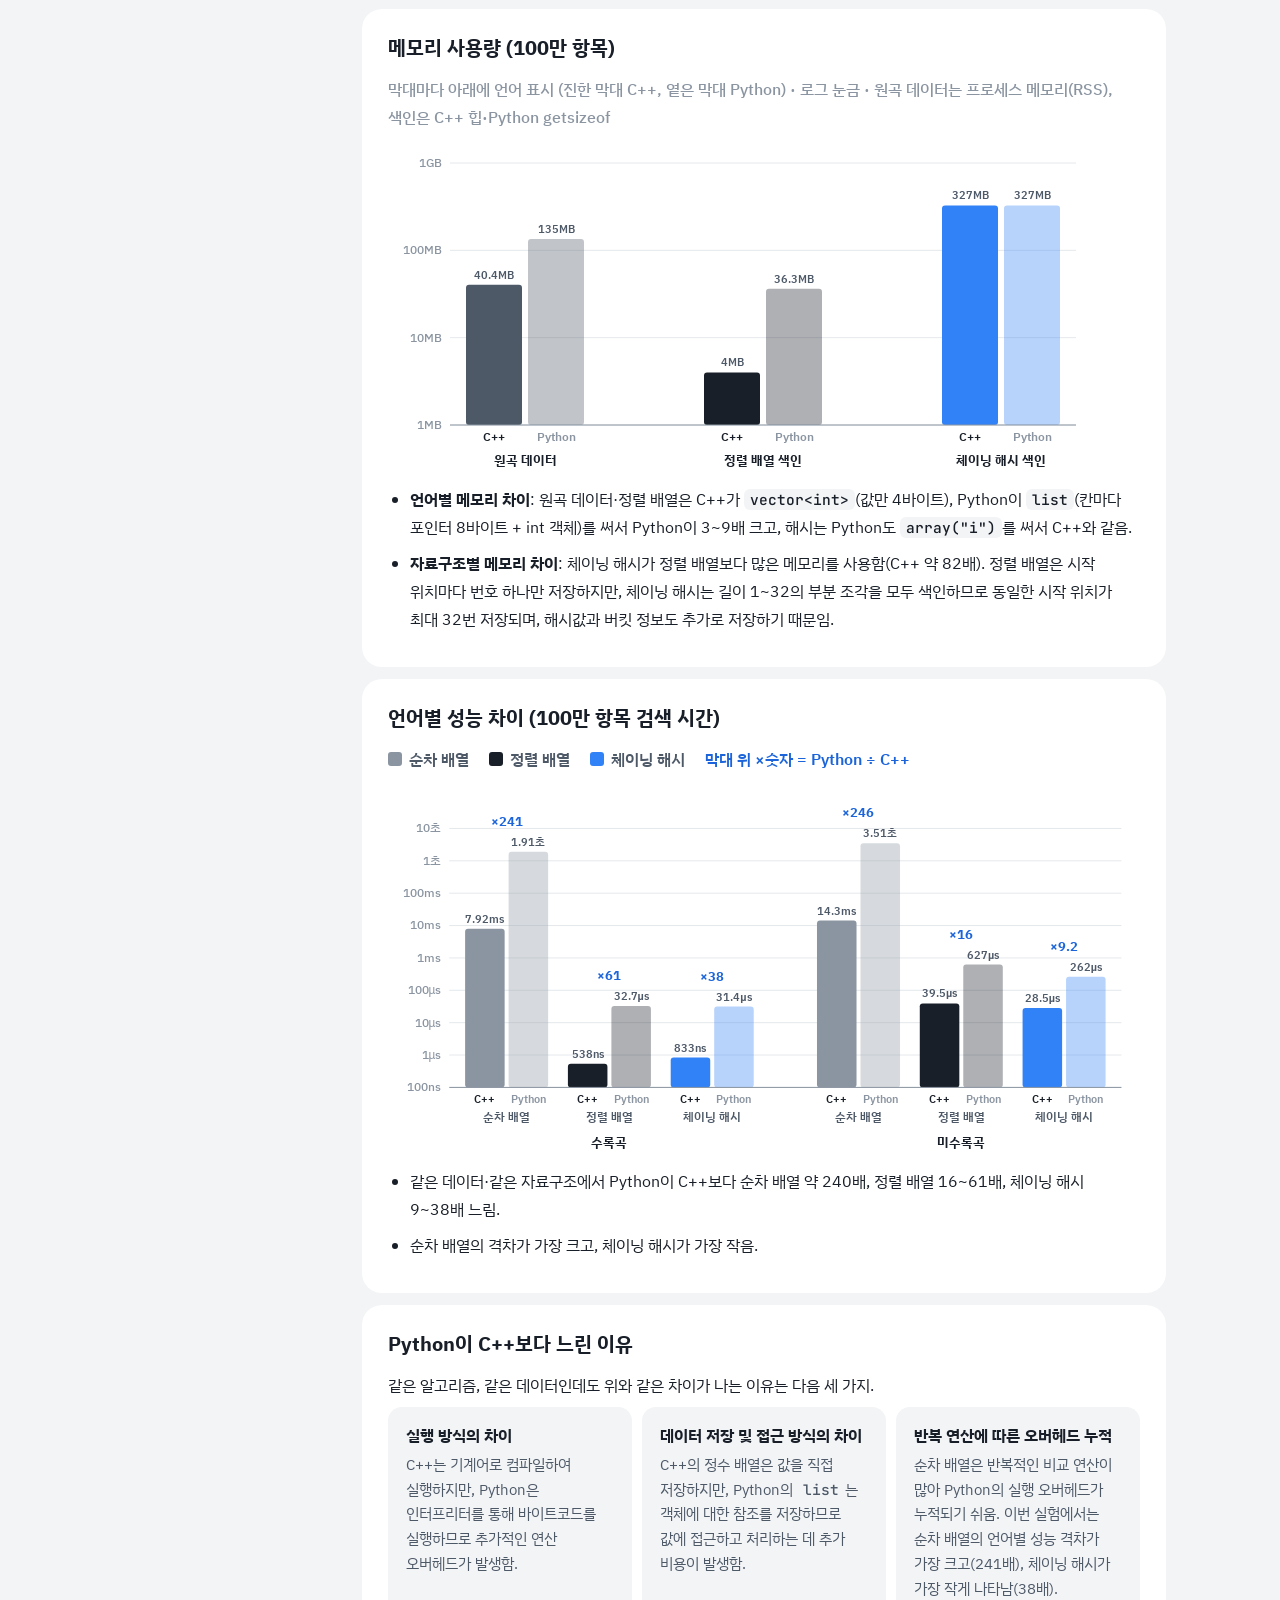
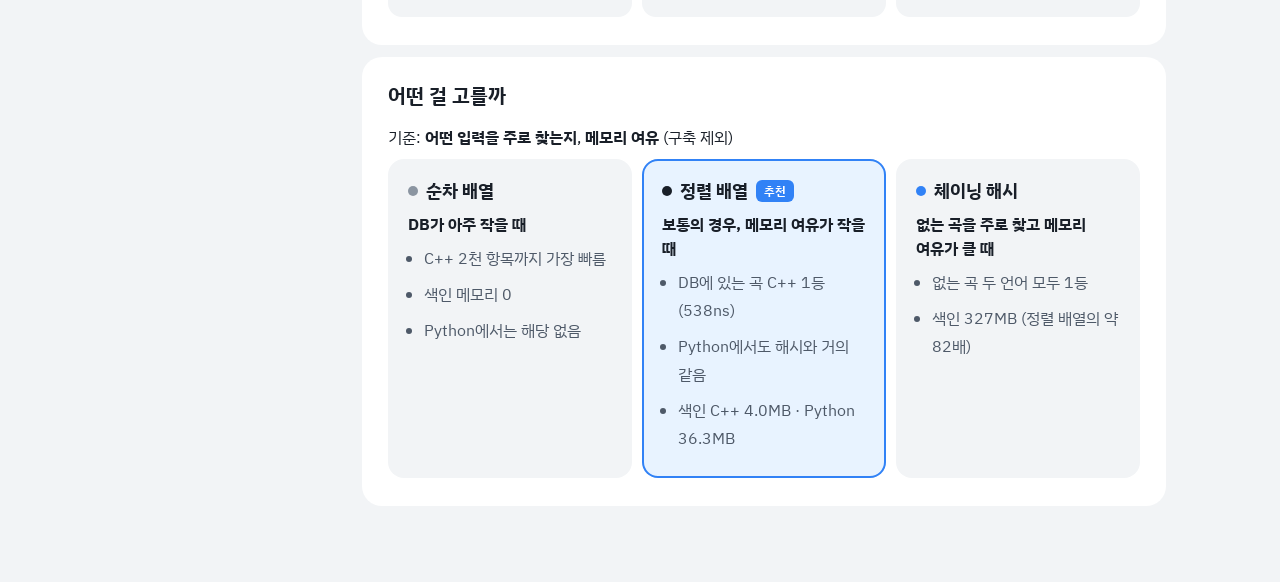
<file: compare.html>
<!DOCTYPE html>
<html lang="ko"><head><meta charset="utf-8"><title>결과와 비교로 이동</title>
<meta http-equiv="refresh" content="0; url=results.html#summary">
<link rel="canonical" href="results.html"></head>
<body><p>비교 페이지는 <a href="results.html#summary">결과와 비교</a> 페이지로 합쳐졌습니다.</p></body></html>
</file>
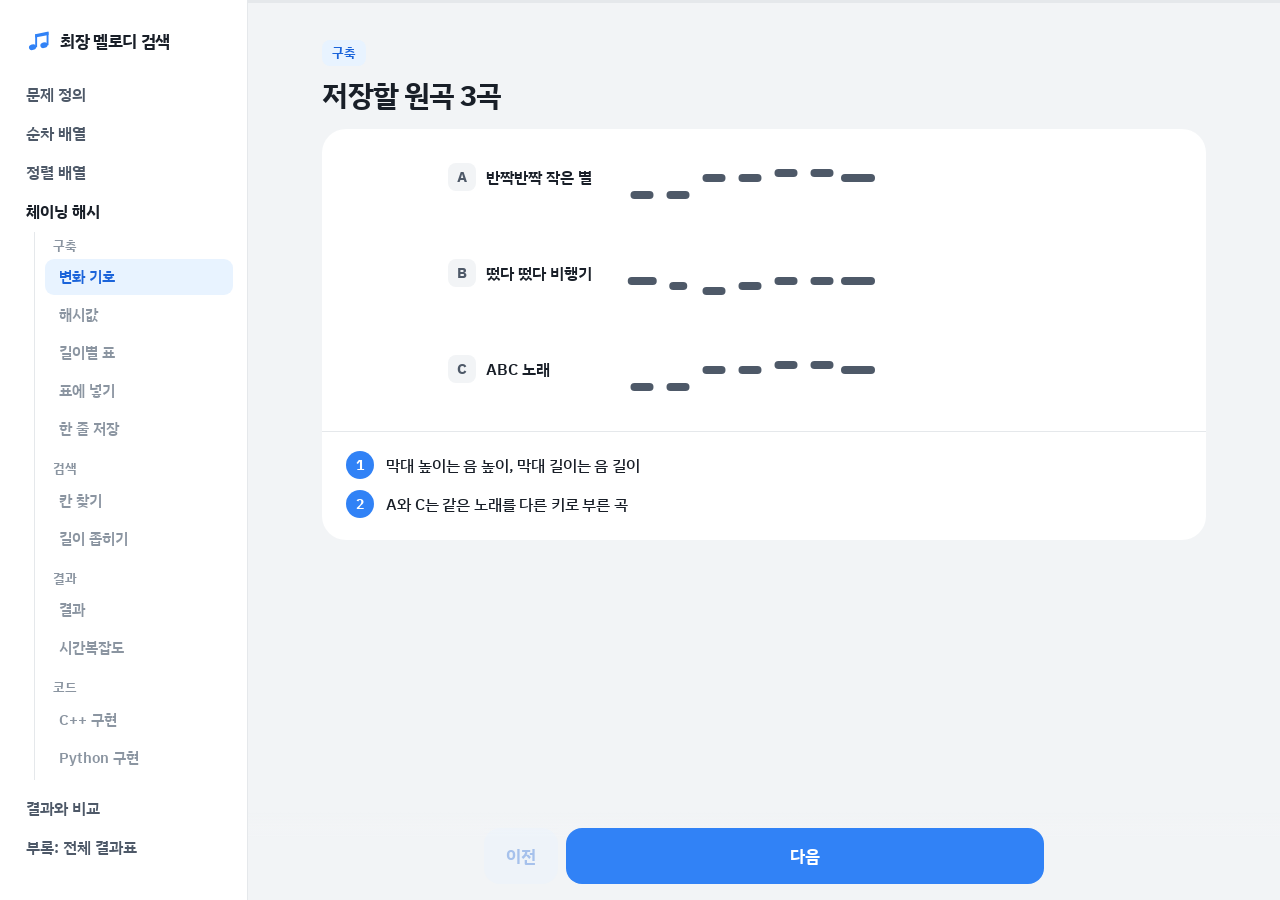
<file: hash.html>
<!DOCTYPE html>
<html lang="ko">
<head>
<meta charset="utf-8">
<meta name="viewport" content="width=device-width, initial-scale=1">
<title>체이닝 해시 검색</title>
<link rel="preconnect" href="https://fonts.googleapis.com">
<link rel="preconnect" href="https://fonts.gstatic.com" crossorigin>
<link href="https://fonts.googleapis.com/css2?family=IBM+Plex+Sans+KR:wght@400;500;600;700&family=JetBrains+Mono:wght@400;600&display=swap" rel="stylesheet">
<link rel="stylesheet" href="common.css?v=19">
</head>
<body>
<div class="app">
<aside class="side">
  <p class="brand"><svg class="logo" viewBox="0 0 24 24" aria-hidden="true"><ellipse cx="6.6" cy="18.2" rx="3.7" ry="2.8" transform="rotate(-20 6.6 18.2)"/><ellipse cx="18" cy="16.2" rx="3.7" ry="2.8" transform="rotate(-20 18 16.2)"/><rect x="9.2" y="5.2" width="1.9" height="13"/><rect x="20.6" y="3.2" width="1.9" height="13"/><path d="M9.2 5.2 22.5 2.6v3.4L9.2 8.6z"/></svg>최장 멜로디 검색</p>
  <nav class="tabs" aria-label="페이지"><a href="index.html">문제 정의</a><a href="linear.html">순차 배열</a><a href="sorted.html">정렬 배열</a><a href="hash.html" aria-current="page">체이닝 해시</a><a href="results.html">결과와 비교</a><a href="appendix.html">부록: 전체 결과표</a></nav>
  <nav class="steps" id="steps" aria-label="단계"></nav>
</aside>
<div class="content">
<div class="bar"><div class="prog"><i id="prog"></i></div><div class="tt" aria-live="polite"><p class="phase" id="phase"></p><h1 id="title"></h1></div></div>
<main class="main"><section class="card" id="card"><div class="fit" id="fit"><div class="box" id="box"><div id="stage"></div></div></div><div class="code" id="code" hidden></div><div class="desc" id="desc" aria-live="polite" hidden></div></section></main>
<footer class="cta"><div><button class="btn weak" id="prev" type="button">이전</button><button class="btn pri" id="next" type="button">다음</button></div></footer>
</div>
</div>
<script type="text/plain" id="src">
// letter(), common_length()는 main.cpp의 공통 함수
// 원곡은 배열 하나(data.all)에 이어 붙여 저장, 조각은 그 배열 안 시작 위치

struct Entry {
    int hash;  // 조각의 해시값
    int pos;   // 조각의 시작 위치 (원곡 전체 배열 기준)
};

class HashTable {
    // 길이 L 조각만 담은 해시표 하나
    struct Table {
        vector<int> offset;     // 칸 수 + 1개. offset[c] = c번 칸의 첫 항목 위치
        vector<Entry> entries;  // 조각 수만큼. 칸 순서대로 이어 붙인 항목
        // 역할: 이 해시표의 칸 수를 돌려준다. (offset은 칸 수보다 1개 많다)
        size_t buckets() const { return offset.size() - 1; }
    };

    // tables[L]: 길이 L 해시표 (L = 1~MAX_INPUT, 0번은 사용하지 않음)
    vector<Table> tables;

    // 멜로디 m의 s번 위치에서 시작하는 조각의 해시값을 길이 1~max_len까지 구한다.
    // 결과: hashes[L] = 길이 L 조각의 해시값
    static void piece_hashes(const Melody& m, int s, int max_len, long long hashes[]) {
        long long h = 0;
        for (int length = 1; length <= max_len; length++) {
            h = (h * 911382323 + letter(m, s, length - 1)) % 1000000007;  // 글자 하나를 뒤에 붙인다
            hashes[length] = h;
        }
    }

    // 길이 L로 입력과 일치하는 원곡 조각이 있는지 검사한다.
    // collect가 false: 일치를 하나 찾으면 바로 true를 돌려준다. (이진 탐색용)
    // collect가 true : 끝까지 확인하며 일치한 곡명을 names에 모두 모은다. (곡명 수집용)
    bool check(const Database& data, const Melody& query,
               const vector<vector<long long>>& query_hashes, int L,
               bool collect, set<string>& names) {
        int r = query.size();
        const Table& table = tables[L];

        for (int i = 0; i + L <= r; i++) {        // 입력의 길이 L 조각마다
            long long h = query_hashes[i][L];
            size_t c = h % table.buckets();       // 들어 있을 칸

            for (int e = table.offset[c]; e < table.offset[c + 1]; e++) {  // 그 칸의 항목을 처음부터 끝까지 본다
                const Entry& entry = table.entries[e];
                if (entry.hash != h) continue;    // 같은 칸이지만 해시값이 다름 → 다른 조각
                if (common_length(query, i, data.all, entry.pos, L) < L)
                    continue;                     // 해시값만 같고 내용이 다름 → 충돌, 버린다
                if (!collect) return true;        // 진짜 일치. 있다/없다만 볼 때는 여기서 끝
                names.insert(data.names[data.block_of(entry.pos)]);
            }
        }
        return !names.empty();
    }

public:
    // 역할: 검색 전에 한 번 하는 준비 작업.
    //       모든 블록의 모든 시작 위치에서 길이 1~32 조각을 만들어 길이별 해시표에 채워 넣는다.
    void build(const Database& data) {
        tables.assign(MAX_INPUT + 1, Table());

        // 1. 길이마다 조각 수를 세서 칸 수로 정한다.
        //    칸 수 = 조각 수 이면 칸 하나에 평균 1개 정도만 들어간다.
        //    블록 길이가 n이면 길이 L 조각은 n - L + 1개다. (n < L이면 0개)
        long long total = 0;  // 모든 길이의 조각 수 합 = 임시 해시값 배열 크기
        for (int L = 1; L <= MAX_INPUT; L++) {
            long long count = 0;
            for (int b = 0; b < data.blocks(); b++) {
                int n = data.end(b) - data.begin(b);
                if (n >= L) count += n - L + 1;
            }
            tables[L].offset.assign((count > 0 ? count : 1) + 1, 0);
            tables[L].entries.resize(count);
            total += count;
        }

        long long hashes[MAX_INPUT + 1];
        vector<int> saved;  // 1차에서 계산한 해시값을 계산한 순서대로 적어 둔다 (2차에서 다시 계산하지 않도록)
        saved.reserve(total);

        // 2. 1차로 훑는다. 해시값을 적어 두고, 칸마다 들어갈 조각 수를 offset[c + 1]에 센다.
        //    조각은 블록 안에 다 들어가야 한다. 블록 끝을 넘어 다음 블록으로 이어지지 않는다.
        for (int b = 0; b < data.blocks(); b++) {
            for (int s = data.begin(b); s < data.end(b); s++) {
                int max_len = min(MAX_INPUT, data.end(b) - s);
                piece_hashes(data.all, s, max_len, hashes);
                for (int L = 1; L <= max_len; L++) {
                    saved.push_back((int)hashes[L]);
                    Table& table = tables[L];
                    table.offset[hashes[L] % table.buckets() + 1]++;
                }
            }
        }

        // 3. 개수를 앞에서부터 더해서 칸마다 시작 위치로 바꾼다.
        //    예: 칸별 개수가 1, 3, 0, 0 이면 offset = 0, 1, 4, 4, 4
        for (int L = 1; L <= MAX_INPUT; L++) {
            vector<int>& offset = tables[L].offset;
            for (size_t c = 1; c < offset.size(); c++) offset[c] += offset[c - 1];
        }

        // 4. 2차로 훑는다. 적어 둔 해시값을 같은 순서로 읽어, 조각을 자기 칸의 다음 빈자리에 채운다.
        //    next[L][c]: 길이 L 해시표의 c번 칸에서 다음에 채울 위치
        vector<vector<int>> next(MAX_INPUT + 1);
        for (int L = 1; L <= MAX_INPUT; L++)
            next[L].assign(tables[L].offset.begin(), tables[L].offset.end() - 1);

        size_t k = 0;  // saved에서 다음에 읽을 위치
        for (int b = 0; b < data.blocks(); b++) {
            for (int s = data.begin(b); s < data.end(b); s++) {
                int max_len = min(MAX_INPUT, data.end(b) - s);
                for (int L = 1; L <= max_len; L++) {
                    int h = saved[k++];
                    Table& table = tables[L];
                    Entry& entry = table.entries[next[L][h % table.buckets()]++];
                    entry.hash = h;
                    entry.pos = s;
                }
            }
        }
    }

    // 역할: 입력과 같은 모양으로 이어지는 원곡 구간 중 가장 긴 것을 찾는다.
    //       (조옮김·길이 배율이 달라도 같은 모양이면 일치로 본다)
    //       돌려주는 값: 최대 일치 길이, 그 길이로 일치한 곡명 목록
    Result find(const Database& data, const Melody& query) {
        int r = query.size();

        // 1. 입력의 모든 조각 해시값을 구한다. query_hashes[i][L]: i번에서 시작하는 길이 L 조각
        vector<vector<long long>> query_hashes(r, vector<long long>(r + 1, 0));
        for (int i = 0; i < r; i++) piece_hashes(query, i, r - i, query_hashes[i].data());

        // 2. 최대 길이를 이진 탐색으로 찾는다.
        // 조기 종료: 입력 전체(길이 r)가 일치하면 이진 탐색 없이 바로 끝난다. 아니면 길이 1~r-1을 탐색한다.
        set<string> unused;  // 이진 탐색 중에는 곡명을 모으지 않는다
        int best = 0;
        if (check(data, query, query_hashes, r, false, unused)) {
            best = r;
        } else {
            int low = 1, high = r - 1;
            while (low <= high) {
                int mid = (low + high) / 2;
                if (check(data, query, query_hashes, mid, false, unused)) {
                    best = mid;       // 길이 mid 일치 있음 → 더 긴 길이를 검사한다
                    low = mid + 1;
                } else {
                    high = mid - 1;   // 없음 → 더 짧은 길이를 검사한다
                }
            }
        }

        // 3. 최대 길이 best로 일치하는 곡명을 모두 모은다.
        set<string> names;
        if (best > 0) check(data, query, query_hashes, best, true, names);
        return make_result(best, names);
    }
};
</script>
<script type="text/plain" id="src-py">
# letter(), common_length()는 main.py의 공통 함수
# 원곡은 배열 하나(data.all)에 이어 붙여 저장, 조각은 그 배열 안 시작 위치
from array import array

MOD = 1000000007
BASE = 911382323
MAX_INPUT = 32

class HashTable:

    def __init__(self):
        # 길이별 해시 테이블. 칸마다 리스트를 두지 않고 배열 세 개에 모아 저장 (C++와 같은 구조)
        #   offset[L][c]: 길이 L 표에서 c번 칸 항목의 시작 위치 (칸 수 + 1개)
        #   ent_hash[L], ent_pos[L]: 항목의 해시값과 시작 위치를 칸 순서대로 이어 붙인 배열
        # array("i")는 숫자를 4바이트씩 붙여 저장해 리스트·튜플보다 메모리가 훨씬 적음
        self.offset = []
        self.ent_hash = []
        self.ent_pos = []

    # 1. 멜로디 조각의 해시값 계산
    def piece_hashes(self, m, s, max_len):

        hashes = [0] * (max_len + 1)
        h = 0

        for length in range(1, max_len + 1):

            h = (
                h * BASE + letter(m, s, length - 1)
            ) % MOD

            hashes[length] = h

        return hashes

    # 2. 길이 L로 일치하는 조각이 있는지 확인
    def check(self, data, query, query_hashes,
              L, collect, names):

        r = query.size()
        offset = self.offset[L]
        ent_hash = self.ent_hash[L]
        ent_pos = self.ent_pos[L]
        buckets = len(offset) - 1

        # 입력의 모든 길이 L 조각 확인
        for i in range(r - L + 1):

            h = query_hashes[i][L]

            # 해시값으로 칸 찾기
            c = h % buckets

            # 같은 칸에 저장된 조각들 확인
            for e in range(offset[c], offset[c + 1]):

                # 해시값이 다르면 건너뛰기
                if ent_hash[e] != h:
                    continue

                pos = ent_pos[e]

                # 변화 글자가 실제로 같은지 확인
                length = common_length(
                    query, i, data.all, pos, L
                )

                if length < L:
                    continue

                # 일치 여부만 확인할 때
                if not collect:
                    return True

                # 일치한 곡명 저장
                names.add(data.names[data.block_of(pos)])

        return len(names) > 0

    # 3. 해시 테이블 구축
    def build(self, data):

        self.offset = [None] * (MAX_INPUT + 1)
        self.ent_hash = [None] * (MAX_INPUT + 1)
        self.ent_pos = [None] * (MAX_INPUT + 1)
        total = 0

        # 길이별로 칸 수 = 조각 수
        for L in range(1, MAX_INPUT + 1):

            count = 0

            for b in range(data.blocks()):

                n = data.end(b) - data.begin(b)

                if n >= L:
                    count += n - L + 1

            # 조각이 없어도 최소 1칸 생성
            self.offset[L] = array("i", [0]) * (max(count, 1) + 1)
            self.ent_hash[L] = array("i", [0]) * count
            self.ent_pos[L] = array("i", [0]) * count
            total += count

        # 1차: 해시값을 계산해 saved에 적어 두고 칸마다 들어갈 조각 수 세기
        saved = array("i", [0]) * total
        k = 0

        for b in range(data.blocks()):

            end = data.end(b)

            for s in range(data.begin(b), end):

                max_len = min(MAX_INPUT, end - s)

                hashes = self.piece_hashes(
                    data.all, s, max_len
                )

                for L in range(1, max_len + 1):

                    h = hashes[L]
                    saved[k] = h
                    k += 1

                    offset = self.offset[L]
                    offset[h % (len(offset) - 1) + 1] += 1

        # 개수를 앞에서부터 더해 칸마다 시작 위치로 바꾸기
        for L in range(1, MAX_INPUT + 1):

            offset = self.offset[L]

            for c in range(1, len(offset)):
                offset[c] += offset[c - 1]

        # 2차: 적어 둔 해시값을 같은 순서로 읽어 칸마다 다음 빈자리에 채우기
        # (해시값을 다시 계산하지 않음)
        nxt = [None] + [self.offset[L][:-1] for L in range(1, MAX_INPUT + 1)]
        k = 0

        for b in range(data.blocks()):

            end = data.end(b)

            for s in range(data.begin(b), end):

                max_len = min(MAX_INPUT, end - s)

                for L in range(1, max_len + 1):

                    h = saved[k]
                    k += 1

                    cur = nxt[L]
                    c = h % len(cur)
                    e = cur[c]
                    cur[c] = e + 1

                    self.ent_hash[L][e] = h
                    self.ent_pos[L][e] = s

    # 4. 가장 긴 일치 구간 검색
    def find(self, data, query):

        r = query.size()

        # 입력 조각들의 해시값 계산
        query_hashes = []

        for i in range(r):

            hashes = self.piece_hashes(
                query, i, r - i
            )

            query_hashes.append(hashes)

        # 이진 탐색으로 최대 일치 길이 찾기
        unused = set()

        low = 1
        high = r
        best = 0

        # 조기 종료: 입력 전체가 일치하면 이진 탐색 없이 끝
        if self.check(
            data, query, query_hashes,
            r, False, unused
        ):
            best = r
            low = r + 1

        else:
            high = r - 1

        while low <= high:

            mid = (low + high) // 2

            if self.check(
                data, query, query_hashes,
                mid, False, unused
            ):
                best = mid
                low = mid + 1

            else:
                high = mid - 1

        # 최대 길이로 일치한 곡명 수집
        names = set()

        if best > 0:
            self.check(
                data, query, query_hashes,
                best, True, names
            )

        return best, sorted(names)
</script>
<script src="common.js?v=12"></script>
<script>
{
const M = buildModel(), { songs, query: Q, L } = M, A = songs[0];
const W = 680, X = PX + LBL, BX = PX + 60, GAP = 46, LEN = 4, r = Q.notes.length;
const fmt = h => h.toLocaleString('en-US');

// 길이 4 해시표. 칸 수 = 길이 4 조각 수 (C++ build와 같다)
const pcs = songs.flatMap(m => m.notes.map((_, s) => ({ m, s, id: 'ch-' + m.tag + s })).filter(p => plen(p.m, p.s) >= LEN));
const NB = pcs.length;
pcs.forEach(p => { p.h = hashOf(p.m, p.s, LEN); p.b = Number(p.h % BigInt(NB)); });
const cnt = Array(NB).fill(0); pcs.forEach(p => cnt[p.b]++);
const off = [0]; cnt.forEach((c, b) => off.push(off[b] + c));
const fill = off.slice(0, NB); pcs.forEach(p => { p.e = fill[p.b]++; p.d = p.e - off[p.b]; });
const qHash = i => { const h = hashOf(Q, i, LEN); return { h, b: Number(h % BigInt(NB)) }; };

// 그림 조각
const bx = b => BX + b * GAP;
const boxes = (id, y, o = {}) => ({ id, x: BX, y, html: `<div class="bk ${o.en ? 'en' : ''}">${Array.from({ length: NB }, (_, b) =>
  `<span class="${o.on && o.on(b) ? 'on' : ''}"><em>${b}</em>${o.num ? o.num(b) : ''}</span>`).join('')}</div>` });
const chipItem = (p, x, y, o = {}) => ({ id: p.id, x, y, html: chip(pname(p.m, p.s), 'w ' + (o.on ? 'on' : '')), o: o.o ?? 1, z: 3, from: o.from });
const lines = (y1, y2, on) => {
  const h = y2 - y1, mid = h / 2, path = [];
  for (let b = 0; b < NB; b++) if (cnt[b]) {
    const a = b * GAP + 20, c = off[b] * GAP + 20;
    path.push(`<path class="${on === b ? 'on' : ''}" d="M${a} 0C${a} ${mid} ${c} ${mid} ${c} ${h}"/>`);
  }
  return { id: 'lines', x: BX, y: y1, z: 1, html: `<svg class="ln" width="${NB * GAP}" height="${h}">${path.join('')}</svg>` };
};
const note = (id, x, y, t) => ({ id, x, y, html: `<span class="note">${esc(t)}</span>` });
const big = (id, x, y, t) => ({ id, x, y, html: `<span class="big">${esc(t)}</span>` });

// 조각 → 숫자 → 칸 (구축은 위치 0 조각, 검색은 입력 조각)
function toBucket(m, s, rowHTML, rowLab, showRem) {
  const h = hashOf(m, s, LEN), b = Number(h % BigInt(NB));
  const px = X + s * CW - 48, end = px + 48 + LEN * CW - 4;
  const it = [
    { id: rowLab.id, x: PX, y: PY, html: rowLab.html },
    { id: rowHTML.id, x: X, y: PY, html: rowHTML.html },
    { id: 'piece', x: px, y: PY + 56, html: pieceHTML(m, s, { len: LEN }) },
    { id: 'arw', x: end + 16, y: PY + 52, html: '<span class="arrow">→</span>' },
    big('hash', end + 58, PY + 52, fmt(h))
  ];
  if (showRem) it.push({ id: 'rem', x: end + 58, y: PY + 112, html: `<div style="display:flex;align-items:center;gap:12px"><span class="note">${NB}로 나눈 나머지</span><span class="big">${b}</span></div>` });
  return { it, b, px };
}

// 1. 해시값
const hashA = rem => () => {
  const { it, b, px } = toBucket(A, 0, { id: 'tl-A', html: tilesHTML(A, 0, 7, { range: [0, LEN] }) }, { id: 'lab-A', html: labHTML(A) }, rem);
  if (rem) {
    it.push(boxes('bk', PY + 200, { on: k => k === b }));
    it.push(chipItem(pcs[0], bx(b) + 2, PY + 248, { from: { x: px, y: PY + 58 } }));
  }
  return { W, H: rem ? PY + 296 : PY + 110, items: it };
};

// 2. 표에 넣기: 칸 아래로 줄줄이 이어 붙인다
const BY = PY + 40;
const chained = hl => () => {
  const it = [boxes('bk', BY, { on: b => hl && cnt[b] > 1 })];
  pcs.forEach(p => it.push(chipItem(p, bx(p.b) + 2, BY + 48 + p.d * 32)));
  for (let b = 0; b < NB; b++) if (cnt[b]) it.push({ id: 'link' + b, x: bx(b) + 19, y: BY + 40, w: 2, h: 8 + (cnt[b] - 1) * 32 + 14, z: 1, html: '<div class="link"></div>' });
  return { W, H: BY + 48 + Math.max(...cnt) * 32 + 12, items: it };
};

// 3. 한 줄 저장 (offset + entries)
// 칸 배열은 칸 수 + 1개: 칸마다 자기 항목의 시작 위치, 마지막(끝)은 전체 항목 수. 빈 칸은 다음 칸과 같은 숫자
const bkRow = (y, hl) => ({ id: 'bk', x: BX, y, html: `<div class="bk">${Array.from({ length: NB + 1 }, (_, b) => {
  const cls = [b === NB ? 'end' : '', b === hl ? 'on' : '', hl != null && b === hl + 1 ? 'nx' : '', b < NB && !cnt[b] ? 'zero' : ''].join(' ');
  return `<span class="${cls}"><em>${b === NB ? '끝' : b}</em>${off[b]}</span>`;
}).join('')}</div>` });
const flat = (bkY, enY, o = {}) => [
  note('lb-bk', PX, bkY + 8, '칸'),
  note('lb-en', PX, enY + 8, '항목'),
  o.full ? bkRow(bkY, o.hl) : boxes('bk', bkY, { num: b => cnt[b] ? off[b] : '', on: b => b === o.hl }),
  boxes('en', enY, { en: true, on: e => o.seg != null && e >= off[o.seg] && e < off[o.seg + 1] }),
  lines(bkY + 40, enY - 28, o.hl),
  ...pcs.map(p => chipItem(p, bx(p.e) + 2, enY + 6, { on: o.ok && o.ok(p), o: o.drop && o.drop(p) ? .3 : 1 }))
];
const SW = Math.max(W, BX + (NB + 1) * GAP + PX);
const store = b => () => {
  const it = flat(BY, BY + 130, { hl: b, seg: b, full: true });
  if (b != null) it.push({ id: 'rng', x: bx(off[b]), y: BY + 130 + 62, html: `<span class="pill blue">${b}번 칸 → 항목 ${off[b]}~${off[b + 1] - 1}번</span>` });
  return { W: SW, H: BY + 130 + (b != null ? 112 : 56), items: it };
};

// 4. 길이별 표
const lenRows = () => {
  const counts = Array.from({ length: 7 }, (_, k) => songs.reduce((t, m) => t + Math.max(0, m.notes.length - k), 0));
  const total = counts.reduce((a, b) => a + b, 0);
  return { W, H: PY + 7 * 40 + 70, items: [
    ...counts.map((c, k) => ({ id: 'lr' + k, x: PX, y: PY + k * 40, html: `<div class="lenrow"><span class="k">길이 ${k + 1}</span><span class="sq ${k + 1 === LEN ? 'on' : ''}">${'<b></b>'.repeat(c)}</span><span class="n">${c}개</span></div>` })),
    { id: 'tot', x: PX, y: PY + 7 * 40 + 16, html: `<span class="pill">조각 ${counts[0]}개 → 저장 항목 ${total}개</span>` }
  ] };
};

// 5. 칸 찾기 (검색)
const SY = PY + 200, EY = SY + 130;
const find = (i, step) => () => {
  const { it, b } = toBucket(Q, i, { id: 'tl-Q', html: tilesHTML(Q, 0, r, { range: [i, i + LEN] }) }, { id: 'lab-Q', html: labHTML(Q) }, true);
  const h = qHash(i).h;
  it.push(...flat(SY, EY, step ? { hl: b, seg: b, ok: p => p.b === b && p.h === h, drop: p => p.b === b && p.h !== h } : { hl: b }));
  return { W, H: EY + 56, items: it, focus: SY };
};

// 6. 길이 좁히기 (C++ find 2단계: low = 1, high = 입력 길이)
const has = len => Q.notes.some((_, i) => i + len <= r && songs.some(m => m.notes.some((_, j) => common(Q, i, m, j) >= len)));
const narrow = [];
{
  let lo = 1, hi = r; const done = {};
  narrow.push({ lo, hi, done: { ...done } });
  while (lo <= hi) {
    const mid = (lo + hi) >> 1, ok = has(mid);
    for (const k in done) if (done[k] === 'ok') done[k] = 'old';
    done[mid] = ok ? 'ok' : 'no';
    if (ok) lo = mid + 1; else hi = mid - 1;
    narrow.push({ lo, hi, done: { ...done }, mid, ok });
  }
}
const NLW = r * 48 + (r - 1) * 6;
const line = t => () => ({ W, H: PY + 48 + 30, items: [{ id: 'nl', x: (W - NLW) / 2, y: PY + 10, html: `<div class="nl">${Array.from({ length: r }, (_, k) => {
  const v = k + 1, d = t.done[v];
  const cls = d || (v < t.lo || v > t.hi ? 'out' : 'in');
  return `<span class="${cls}">${v}</span>`;
}).join('')}</div>` }] });
const lineTitle = (t, last) => {
  if (!t.mid) return '';
  if (!t.ok) return last ? `${t.mid}칸 일치 없음, 가장 긴 길이는 ${L}칸` : `${t.mid}칸 일치 없음, 더 짧은 길이 확인`;
  return last ? `${t.mid}칸 일치 있음, 가장 긴 길이는 ${L}칸` : `${t.mid}칸 일치 있음, 더 긴 길이 확인`;
};

const QI = M.best[0].i;
const other = pcs.find(p => cnt[p.b] > 2 && pcs.some(o => o.b === p.b && o.h !== p.h));
const QO = other ? Q.notes.findIndex((_, i) => i + LEN <= r && qHash(i).b === other.b) : -1;
// 그림 아래 설명에 쓰는 값
const tags = list => '위치 ' + list.map(p => pname(p.m, p.s)).join(', ');
const b0 = pcs[0].b, qb = qHash(QI).b, ob = QO >= 0 ? qHash(QO).b : -1;
const okAt = (b, h) => tags(pcs.filter(p => p.b === b && p.h === h)), dropAt = (b, h) => tags(pcs.filter(p => p.b === b && p.h !== h));
const lineDesc = t => {
  if (!t.mid) return ['범위의 가운데 길이 선택', '그 길이의 표에 입력과 일치하는 조각이 있는지 확인', '있으면 더 긴 쪽, 없으면 더 짧은 쪽 절반만 남김', '범위가 빌 때까지 반복'];
  if (t.lo > t.hi) return `더 확인할 길이가 없어 탐색 종료. 확인한 길이 중 일치가 있는 가장 긴 길이 ${L}칸이 정답.`;
  return `${t.mid}칸 일치가 ${t.ok ? '있으므로 더 긴' : '없으므로 더 짧은'} ${t.lo}~${t.hi}칸만 다음 확인 대상.`;
};

startPage({
  W,
  next: { href: 'results.html', label: '다음: 결과와 비교' },
  steps: [
    changeStep(M),
    { phase: '구축', label: '해시값', title: `길이 ${LEN}인 조각 하나를 숫자 하나로 변환([[다항식 롤링 해시]])`, frames: [
      { desc: ['계산식: h = (h × 911,382,323 + 번호) ÷ 1,000,000,007의 나머지, 조각의 번호를 앞에서부터 하나씩 붙임', '911,382,323을 곱하는 이유: 앞 번호를 자릿값처럼 밀어 올려 순서가 다르면 다른 숫자', '1,000,000,007로 나누는 이유: 숫자가 계속 커지지 않게 10억 미만으로 유지, 소수라 값이 고르게 퍼짐', '같은 조각은 항상 같은 숫자'], draw: hashA(false) },
      { title: `숫자를 조각 수 ${NB}로 나눈 나머지 = 칸 번호`, desc: `칸 수는 길이 ${LEN} 조각 수와 같은 ${NB}개. 나머지가 ${b0}이므로 위치 0 조각은 ${b0}번 칸에 저장.`, draw: hashA(true) }
    ] },
    { phase: '구축', label: '길이별 표', title: '조각 길이마다 해시표를 따로 하나씩 생성', desc: ['입력과 몇 칸이 일치할지 미리 알 수 없어 길이마다 표를 따로 생성 (예제는 길이 1~7, 실제 코드는 1~32)', '표마다 버킷 수 = 그 길이로 만든 조각 수 (오른쪽 숫자), 버킷 하나에 평균 1개씩 들어가도록', '같은 시작 위치가 길이별로 여러 번 저장돼 정렬 배열보다 메모리를 더 사용', `다음 단계부터 길이 ${LEN} 표(파란 줄)에 조각을 넣는 과정`], frames: [{ draw: lenRows }] },
    { phase: '구축', label: '표에 넣기', title: `길이 ${LEN}인 조각 ${NB}개를 각자 칸에 넣기`, frames: [
      { desc: `길이 ${LEN} 조각을 모두 같은 방법으로 칸에 배치. 빈 칸도 있고 여러 개가 모인 칸도 있음.`, draw: chained(false) },
      { title: '한 칸에 여러 조각이 모이면 줄줄이 연결 (체이닝)', desc: 'A와 C처럼 같은 모양의 조각은 반드시 같은 칸. 모양이 다른 조각이 같은 칸에 모이는 [[해시 충돌]]도 발생.', draw: chained(true) }
    ] },
    { phase: '구축', label: '한 줄 저장', title: '칸 순서대로 배열 한 줄에 이어 저장', frames: [
      { desc: ['칸마다 따로 목록을 두지 않고, 항목을 칸 번호 순서로 배열 하나에 이어 붙임', '항목 하나 = 해시값 + 조각 시작 위치 (각 4바이트, 합 8바이트), 그림의 숫자는 시작 위치', '칸에는 자기 항목이 항목 배열 몇 번부터 시작하는지 기록, 빈 칸은 다음 칸과 같은 숫자', `맨 끝 칸(끝)은 전체 항목 수 ${NB}`, '메모리를 덜 쓰고 연속해서 읽기 쉬운 구조'], draw: store(undefined) },
      { title: '칸 번호로 그 칸의 항목 범위 찾기', desc: [`${b0}번 칸의 숫자 ${off[b0]}: 항목이 시작하는 위치`, `다음 칸(${b0 + 1}번)의 숫자 ${off[b0 + 1]}: 여기서 끝 (${off[b0 + 1]}번은 포함하지 않음)`, `그래서 항목 배열 ${off[b0]}~${off[b0 + 1] - 1}번 (${tags(pcs.filter(p => p.b === b0))} 조각)만 확인`], draw: store(pcs[0].b) }
    ] },
    { phase: '검색', label: '칸 찾기', title: '입력 조각도 같은 방법으로 칸 번호 계산', frames: [
      { desc: [`입력 조각 Q${QI}의 해시값 계산`, `조각 수 ${NB}로 나눈 나머지로 칸 번호 ${qb} 결정`, '원곡과 같은 모양이면 같은 숫자라 같은 칸'], draw: find(QI, false) },
      { title: '그 칸의 항목만 꺼내 변화 기호를 하나씩 비교해 확인', desc: `${qb}번 칸의 항목만 확인하고 다른 칸은 보지 않음. 해시값과 변화 기호가 모두 같은 ${okAt(qb, qHash(QI).h)} 확인.`, draw: find(QI, true) },
      ...(QO >= 0 ? [{ title: '[[해시 충돌]]이 난 칸에서는 해시값이 같은 항목만 선택', desc: [`입력 조각 Q${QO}의 칸 번호 ${ob} 계산`, `${ob}번 칸에는 [[해시 충돌]]로 다른 조각 ${dropAt(ob, qHash(QO).h)}도 함께 저장`, '저장해 둔 해시값이 다른 항목은 바로 제외(흐린 칸)', '해시값이 같은 항목만 변화 기호를 하나씩 비교'], draw: find(QO, true) }] : [])
    ] },
    { phase: '검색', label: '길이 좁히기', title: `길이 1~${r} 범위를 절반씩 줄여 가장 긴 일치 길이 탐색`, frames:
      narrow.map((t, k) => ({ title: lineTitle(t, k === narrow.length - 1) || undefined, desc: lineDesc(t), draw: line(t) })) },
    resultStep(M),
    bigOStep('[[O(1) 평균 상수 시간]]: 검색 식에 원곡 크기 N이 없음', [
      { label: '구축', factors: [['N', '시작 위치'], ['32', '길이 1~32 해시'], ['2', '두 번 훑기']], ops: ['×', '×'], result: 'O(N)' },
      { label: '검색', factors: [['r²', '입력 조각 해시 계산'], ['log r', '길이 이진 탐색'], ['r', '입력 조각'], ['1', '칸 평균 항목']], ops: ['+', '×', '×'], result: 'O(r²)' }
    ], ['N = 원곡 전체 음 개수(조각 수), r = 입력 음 개수(최대 32)', '구축: 시작 위치마다 길이 1~32 해시를 한 번에 계산, 1차에서 해시값을 적어 두고 칸 크기를 센 뒤 2차에서 그 값으로 배치, 항목이 최대 32 × N개라 메모리도 그만큼 사용', '칸 수 = 조각 수라 한 칸에 평균 항목 1개 (적재율 1)', '검색: 길이를 이진 탐색하며 입력 조각마다 칸 하나만 확인, 식에 N이 없어 원곡이 늘어도 시간 거의 일정', '한 칸에 항목이 몰리는 최악의 경우 O(N)까지 가능해서 [[평균]] 상수 시간']),
    codeStep('03_hash_table.cpp'),
    codeStep('03_hash_table.py', 'py')
  ]
});
}
</script>
</body>
</html>
</file>
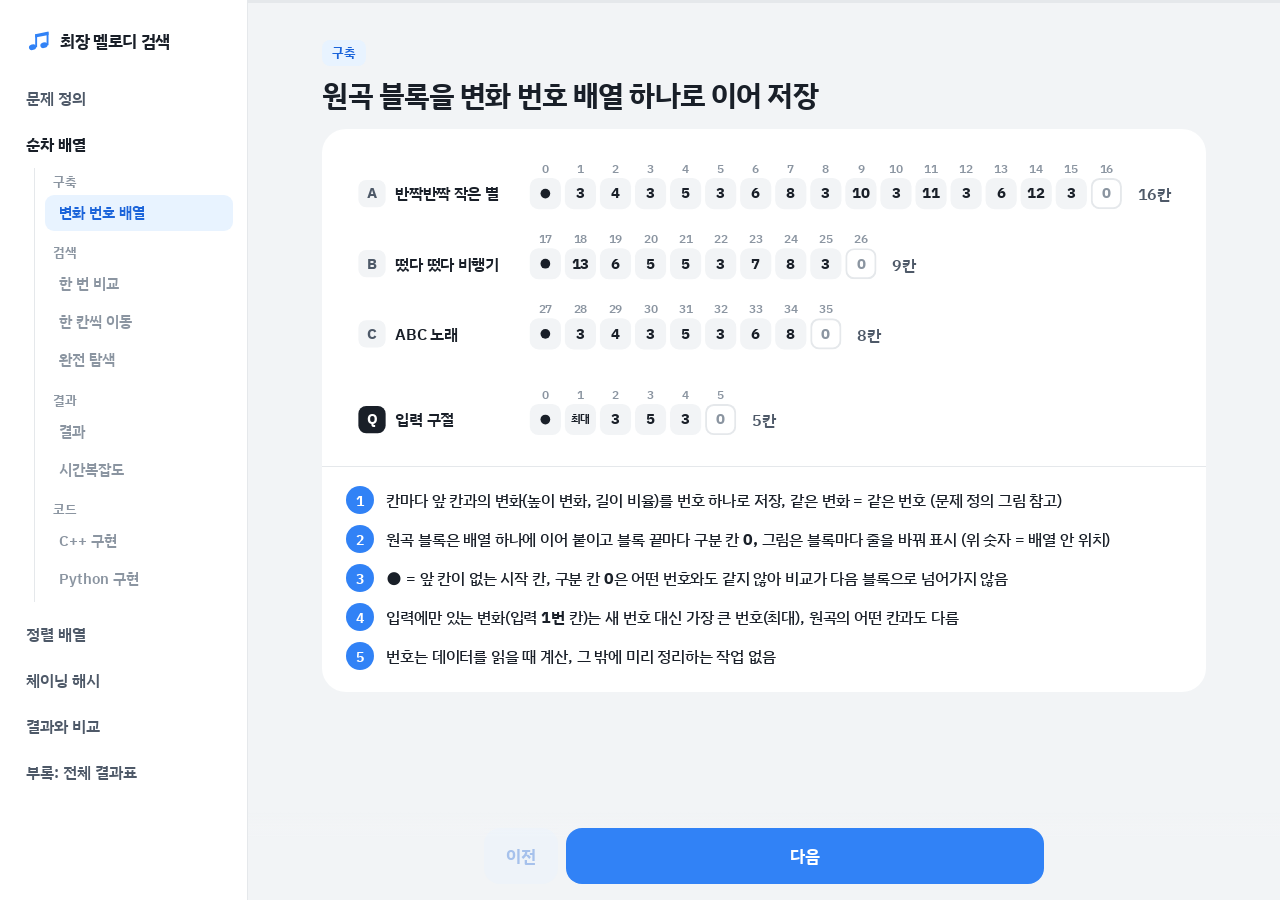
<file: linear.html>
<!DOCTYPE html>
<html lang="ko">
<head>
<meta charset="utf-8">
<meta name="viewport" content="width=device-width, initial-scale=1">
<title>순차 배열 검색</title>
<link rel="preconnect" href="https://fonts.googleapis.com">
<link rel="preconnect" href="https://fonts.gstatic.com" crossorigin>
<link href="https://fonts.googleapis.com/css2?family=IBM+Plex+Sans+KR:wght@400;500;600;700&family=JetBrains+Mono:wght@400;600&display=swap" rel="stylesheet">
<link rel="stylesheet" href="common.css?v=19">
</head>
<body>
<div class="app">
<aside class="side">
  <p class="brand"><svg class="logo" viewBox="0 0 24 24" aria-hidden="true"><ellipse cx="6.6" cy="18.2" rx="3.7" ry="2.8" transform="rotate(-20 6.6 18.2)"/><ellipse cx="18" cy="16.2" rx="3.7" ry="2.8" transform="rotate(-20 18 16.2)"/><rect x="9.2" y="5.2" width="1.9" height="13"/><rect x="20.6" y="3.2" width="1.9" height="13"/><path d="M9.2 5.2 22.5 2.6v3.4L9.2 8.6z"/></svg>최장 멜로디 검색</p>
  <nav class="tabs" aria-label="페이지"><a href="index.html">문제 정의</a><a href="linear.html" aria-current="page">순차 배열</a><a href="sorted.html">정렬 배열</a><a href="hash.html">체이닝 해시</a><a href="results.html">결과와 비교</a><a href="appendix.html">부록: 전체 결과표</a></nav>
  <nav class="steps" id="steps" aria-label="단계"></nav>
</aside>
<div class="content">
<div class="bar"><div class="prog"><i id="prog"></i></div><div class="tt" aria-live="polite"><p class="phase" id="phase"></p><h1 id="title"></h1></div></div>
<main class="main"><section class="card" id="card"><div class="fit" id="fit"><div class="box" id="box"><div id="stage"></div></div></div><div class="code" id="code" hidden></div><div class="desc" id="desc" aria-live="polite" hidden></div></section></main>
<footer class="cta"><div><span class="media" id="media" hidden><button class="mbtn" id="m-back" type="button" aria-label="한 칸 뒤로" title="한 칸 뒤로"><svg viewBox="0 0 24 24" aria-hidden="true"><rect x="5" y="5" width="2.6" height="14" rx="1"/><path d="M19 5.8v12.4a1 1 0 0 1-1.5.86L8.6 13.3a1.5 1.5 0 0 1 0-2.6l8.9-5.76A1 1 0 0 1 19 5.8z"/></svg></button><button class="mbtn play" id="m-play" type="button" aria-label="일시정지" title="일시정지"></button><button class="mbtn" id="m-fwd" type="button" aria-label="한 칸 앞으로" title="한 칸 앞으로"><svg viewBox="0 0 24 24" aria-hidden="true"><rect x="16.4" y="5" width="2.6" height="14" rx="1"/><path d="M5 5.8v12.4a1 1 0 0 0 1.5.86l8.9-5.76a1.5 1.5 0 0 0 0-2.6L6.5 4.94A1 1 0 0 0 5 5.8z"/></svg></button></span><button class="btn weak" id="prev" type="button">이전</button><button class="btn pri" id="next" type="button">다음</button></div></footer>
</div>
</div>
<script type="text/plain" id="src">
// letter(), common_length()는 main.cpp의 공통 함수
// 원곡은 배열 하나(data.all)에 이어 붙여 저장, 곡 끝마다 구분 칸 SEP(0)
// s번에서 시작하는 조각의 k번째 변화 글자
int letter(const Melody& m, int s, int k) {
    if (k == 0) return m.patch[s] == -1 ? START_NOTE : START_REST;  // 시작 칸: 음이면 ●, 쉼이면 ○
    int p = s + k;
    if (p == m.patch[s]) return m.edge_no_pitch[p];  // 쉼으로 시작한 조각의 첫 실제 음
    return m.edge[p];
}

// 두 위치부터 변화 글자가 몇 칸 연속 같은지. 구분 칸에 닿으면 멈춤
int common_length(const Melody& a, int sa, const Melody& b, int sb, int limit) {
    int k = 0;
    while (k < limit) {
        int c = letter(a, sa, k);
        if (c == SEP || c != letter(b, sb, k)) break;
        k++;
    }
    return k;
}

class LinearArray {
public:
    // 순차 배열은 미리 만들 것이 없다. 읽을 때 만든 변화 글자 배열을 그대로 쓴다.
    void build(const Database&) {}

    // 역할: 입력과 같은 모양으로 이어지는 원곡 구간 중 가장 긴 것을 찾는다.
    //       (조옮김·길이 배율이 달라도 같은 모양이면 일치로 본다)
    //       입력과 원곡의 모든 시작 위치 쌍을 하나씩 비교한다.
    //       돌려주는 값: 최대 일치 길이, 그 길이로 일치한 곡명 목록
    Result find(const Database& data, const Melody& query) {
        int r = query.size();
        int best = 0;         // 지금까지 찾은 최대 일치 길이
        set<string> names;    // best 길이로 일치한 곡명

        for (int b = 0; b < data.blocks(); b++) {
            // 이 블록 안에서의 최대 일치 길이를 구한다.
            int block_best = 0;
            for (int i = 0; i < r; i++) {
                // 조기 종료: 입력 i번부터의 일치는 최대 r - i항목이다.
                // 이 블록에서 이미 찾은 길이를 넘을 수 없거나 전체 최댓값에 못 미치면 뒤의 i는 볼 필요가 없다.
                if (r - i <= block_best || r - i < best) break;
                for (int j = data.begin(b); j < data.end(b); j++) {
                    int length = common_length(query, i, data.all, j, r);
                    if (length > block_best) block_best = length;
                    if (block_best == r - i) break;  // 남은 입력 전체가 일치: 이 블록에서 더 긴 일치는 없다
                }
            }

            // 더 긴 일치를 찾으면 이전 곡명 목록을 비운다.
            if (block_best > best) {
                best = block_best;
                names.clear();
            }
            // 최대 길이와 같으면 곡명을 추가한다. set이 같은 곡명을 한 번만 남긴다.
            if (block_best == best && best > 0) names.insert(data.names[b]);
        }
        return make_result(best, names);
    }
};
</script>
<script type="text/plain" id="src-py">
# letter(), common_length()는 main.py의 공통 함수
# 원곡은 배열 하나(data.all)에 이어 붙여 저장, 곡 끝마다 구분 칸 SEP(0)
# s번에서 시작하는 조각의 k번째 변화 글자
def letter(m, s, k):
    if k == 0:  # 시작 칸: 음이면 ●, 쉼이면 ○
        return START_NOTE if m.patch[s] == -1 else START_REST
    p = s + k
    if p == m.patch[s]:  # 쉼으로 시작한 조각의 첫 실제 음
        return m.edge_no_pitch[p]
    return m.edge[p]

# 두 위치부터 변화 글자가 몇 칸 연속 같은지. 구분 칸에 닿으면 멈춤
def common_length(a, sa, b, sb, limit):
    k = 0
    while k < limit:
        c = letter(a, sa, k)
        if c == SEP or c != letter(b, sb, k):
            break
        k += 1
    return k

class LinearArray:

    # 순차 배열은 별도의 색인을 만들지 않음
    # 읽을 때 만든 변화 글자 배열을 그대로 사용
    def build(self, data):
        pass

    # 입력 멜로디와 원곡을 비교하여 가장 긴 일치 구간 찾기
    def find(self, data, query):

        r = query.size()

        best = 0          # 전체 최대 일치 길이
        names = set()     # 최대 길이로 일치한 곡명

        # 원곡의 모든 블록을 하나씩 확인
        for b in range(data.blocks()):

            block_best = 0  # 현재 블록의 최대 일치 길이

            # 입력 멜로디의 모든 시작 위치
            for i in range(r):

                # 조기 종료: 입력 i번부터의 일치는 최대 r - i칸
                # 이 블록에서 찾은 길이를 넘을 수 없거나 전체 최대 길이에 못 미치면 중단
                if r - i <= block_best or r - i < best:
                    break

                # 원곡 멜로디의 모든 시작 위치
                for j in range(data.begin(b), data.end(b)):

                    # 두 위치부터 변화 글자가 연속으로 같은 길이 계산
                    length = common_length(
                        query, i, data.all, j, r
                    )

                    # 현재 블록에서 가장 긴 길이 저장
                    if length > block_best:
                        block_best = length

                    # 남은 입력 전체가 일치하면 이 블록에서 더 긴 일치는 없음
                    if block_best == r - i:
                        break

            # 전체 최대 길이보다 길면 갱신
            if block_best > best:
                best = block_best
                names.clear()

            # 최대 길이가 같으면 곡명 추가
            if block_best == best and best > 0:
                names.add(data.names[b])

        # 최대 일치 길이와 정렬된 곡명 반환
        return best, sorted(names)
</script>
<script src="common.js?v=12"></script>
<script>
{
// 순차 배열 예제: 블록 길이 16, 9, 8칸, 입력 5칸 (입력 첫 칸은 틀린 음)
const mk = (tag, name, arr, q) => ({ tag, name, q, notes: arr.map(([p, d]) => ({ p, d })) });
const blocks = [
  mk('A', '반짝반짝 작은 별', [[60, 2], [60, 2], [67, 2], [67, 2], [69, 2], [69, 2], [67, 4], [65, 2], [65, 2], [64, 2], [64, 2], [62, 2], [62, 2], [60, 4], [67, 2], [67, 2]]),
  mk('B', '떴다 떴다 비행기', [[64, 3], [62, 1], [60, 2], [62, 2], [64, 2], [64, 2], [64, 4], [62, 2], [62, 2]]),
  mk('C', 'ABC 노래', [[65, 2], [65, 2], [72, 2], [72, 2], [74, 2], [74, 2], [72, 4], [70, 2]])
];
const Q = mk('Q', '입력 구절', [[55, 2], [62, 4], [62, 4], [64, 4], [64, 4]], true), r = Q.notes.length;
// 데이터를 읽을 때 칸마다 앞 칸과의 변화(음/쉼 종류, 높이 변화, 길이 비율)를 번호로 바꿔 저장. 같은 변화 = 같은 번호
// 입력은 사전에 새 번호를 넣지 않음: 원곡에 없는 변화는 가장 큰 번호(UNSEEN)
const dict = makeDict();
blocks.forEach(m => makeLetters(m, dict));
makeLetters(Q, dict, false);
// 원곡 블록은 배열 하나에 이어 붙임: base = 배열 안 첫 위치, 블록 끝마다 구분 칸(0) 하나
{ let at = 0; blocks.forEach(m => { m.base = at; at += m.notes.length + 1; }); }
const A = blocks[0], X = PX + LBL, NMAX = Math.max(...blocks.map(m => m.notes.length)), total = blocks.reduce((t, m) => t + m.notes.length, 0);
// 모든 쌍의 일치 길이 (코드와 같은 순서: 블록 → 입력 시작 i → 블록 시작 j)
const K = blocks.map(m => Q.notes.map((_, i) => m.notes.map((_, j) => common(Q, i, m, j))));
const L = Math.max(...K.flat(2));
const best = [];
blocks.forEach((m, b) => K[b].forEach((row, i) => row.forEach((k, j) => { if (k === L) best.push({ m, i, j }); })));
const names = [...new Set(best.map(x => x.m.name))];

// 배열 칸: 칸 안 = 저장된 변화 번호. 비교를 시작하는 칸(s)과 배열 첫 칸은 앞 칸이 없어 시작 표시(● 음, ○ 쉼)
const startMark = (m, c) => m.notes[c].p < 0 ? '<span class="ring"></span>' : '<span class="dot"></span>';
const sym = (m, s, c) => c === s || c === 0 ? startMark(m, c) : symHTML(c > s ? letter(m, s, c - s) : letter(m, 0, c));
// sep: 끝에 구분 칸(0)을 붙임. 구분 칸에 닿으면 비교가 멈춤
const cells = (m, s, from, to, cls, sep) => { let h = ''; for (let c = from; c < to; c++) h += `<span class="tl ${cls(c) || ''}">${sym(m, s, c)}</span>`; return `<div class="row">${h}${sep ? sepHTML() : ''}</div>`; };
const lenTag = m => `<span class="note">${m.notes.length}칸</span>`;

// 1. 구축: 원곡 블록을 배열 하나로 이어 저장 (그림은 블록마다 줄 바꿈). 위 숫자 = 배열 안 위치
const plain = () => {
  const it = [], y = k => k < 3 ? PY + 18 + k * 72 : PY + 18 + 3 * 72 + 16;
  [...blocks, Q].forEach((m, k) => {
    const n = m.notes.length;
    it.push({ id: 'lab-' + m.tag, x: PX, y: y(k), html: labHTML(m) });
    it.push({ id: 'ix-' + m.tag, x: X, y: y(k) - 18, html: idxHTML(m.q ? 0 : m.base, n + 1) });
    it.push({ id: 'arr-' + m.tag, x: X, y: y(k), html: cells(m, 0, 0, n, () => '', true) });
    it.push({ id: 'len-' + m.tag, x: X + (n + 1) * CW + 12, y: y(k) + 5, html: lenTag(m) });
  });
  return { W: X + (NMAX + 1) * CW + 70, H: y(3) + 52, items: it };
};

// 2. 한 쌍 비교: 입력 i번 칸을 블록 j번 칸 아래에 맞대고 같은 세로줄끼리 비교
const pair = (i, j) => {
  const k = K[0][i][j], over = Math.min(r - i, A.notes.length - j), y0 = PY + 28, y1 = y0 + 64;
  const miss = k < over;
  return { W: X + (A.notes.length + 1) * CW + 150, H: y1 + 66, items: [
    { id: 'lab-A', x: PX, y: y0, html: labHTML(A) },
    { id: 'arr-A', x: X, y: y0, html: cells(A, j, 0, A.notes.length, c => c >= j && c < j + k ? 'on' : miss && c === j + k ? 'miss' : c < j || c >= j + over ? 'dim' : '', true) },
    { id: 'jm', x: X + j * CW, y: y0 - 26, w: 32, html: `<span class="cap mk">j=${j}</span>` },
    { id: 'lab-Q', x: PX, y: y1, html: labHTML(Q) },
    { id: 'arr-Q', x: X + (j - i) * CW, y: y1, html: cells(Q, i, 0, r, c => c < i ? 'dim' : c < i + k ? 'on' : miss && c === i + k ? 'miss' : c >= i + over ? 'dim' : '', true) },
    { id: 'im', x: X + j * CW, y: y1 + 38, w: 32, html: `<span class="cap mk">i=${i}</span>` },
    { id: 'pill', x: X + (A.notes.length + 1) * CW + 20, y: y0 + 30, html: `<span class="pill ${k === over ? 'blue' : ''}">${k}칸 일치</span>` }
  ] };
};

// 3. 반복 순서: 입력 한 줄이 원곡 아래에서 한 칸씩 뒤로 이동. 원곡 끝에 닿으면 처음부터 다시
// 위치마다 입력 첫 칸부터 비교 → 맞은 칸 수 기록 → 맞든 틀리든 한 칸 뒤로
const SX = PX + 96, SW = SX + (NMAX + r) * CW + PX;
let tok = 0;
const still = f => () => { tok++; slideOn = false; return f(); };
let slideOn = false;  // 지금 단계가 이동 그림인지
const slideHTML = (b, i) => {
  const m = blocks[b], n = m.notes.length;
  const lab = (c, cls, t) => `<div class="lab">${chip(c, cls)}<span>${t}</span></div>`;
  return `<div class="sl" data-k="${b}-${i}" style="width:${SW - PX}px">
  <div class="sr" style="top:0">${lab('Q', 'q', '입력')}</div>
  <div class="sr" style="top:0;left:${SX - PX}px">${cells(Q, i, 0, r, c => c < i ? 'dim' : 'tint')}</div>
  <div class="sr" style="top:5px;left:${SX - PX + r * CW + 12}px"><span class="note">${i ? `앞 ${i}칸 뗌` : '전체'}</span></div>
  <div class="sr sl-st" style="top:0;left:${SX - PX + (r + 4) * CW}px"><span class="pill soft">위치 ${m.base}</span></div>
  <div class="sr sl-idx" style="top:50px;left:${SX - PX}px">${Array.from({ length: n + 1 }, (_, c) => `<span>${m.base + c}</span>`).join('')}</div>
  <div class="sr" style="top:70px">${lab(m.tag, '', '원곡')}</div>
  <div class="sr sl-m" style="top:70px;left:${SX - PX}px">${cells(m, 0, 0, n, () => '', true)}</div>
  <div class="sr sl-q" style="top:114px;left:${SX - PX}px">${cells(Q, i, i, r, () => 'tint')}</div>
  <div class="sr" style="top:172px"><span class="note">맞은 칸</span></div>
  <div class="sr sl-rec" style="top:172px;left:${SX - PX}px">${Array.from({ length: n }, () => '<span></span>').join('')}</div>
</div>`;
};
let autoOn = true;  // 자동 이동 여부. 단계를 넘어가도 유지
let ctl = null;     // 지금 보이는 이동 그림의 조작 함수 (하단 재생 버튼이 호출)
const PLAY = '<svg viewBox="0 0 24 24" aria-hidden="true"><path d="M7 4.8v14.4a1 1 0 0 0 1.53.85l11.2-7.2a1 1 0 0 0 0-1.7L8.53 3.95A1 1 0 0 0 7 4.8z"/></svg>';
const PAUSE = '<svg viewBox="0 0 24 24" aria-hidden="true"><rect x="6" y="4.5" width="4" height="15" rx="1.3"/><rect x="14" y="4.5" width="4" height="15" rx="1.3"/></svg>';
function playIcon() {
  const b = document.getElementById('m-play');
  b.innerHTML = autoOn ? PAUSE : PLAY;
  b.setAttribute('aria-label', autoOn ? '일시정지' : '재생'); b.title = autoOn ? '일시정지' : '재생';
}
function runSlide(t, b, i) {
  const el = document.querySelector(`#stage .sl[data-k="${b}-${i}"]`);
  if (!el) return;
  const m = blocks[b], n = m.notes.length, row = K[b][i], calm = matchMedia('(prefers-reduced-motion: reduce)').matches;
  const ms = [...el.querySelectorAll('.sl-m .tl:not(.sep)')], qs = [...el.querySelectorAll('.sl-q .tl')], rec = [...el.querySelectorAll('.sl-rec span')];
  const qrow = el.querySelector('.sl-q'), st = el.querySelector('.sl-st .pill');
  const base = ms.map(c => c.innerHTML);
  let j = 0, best = 0, timers = [];   // j = 다음에 비교할 위치. 0~j-1 위치는 비교 끝
  const later = (f, d) => timers.push(setTimeout(f, d));
  const stop = () => { timers.forEach(clearTimeout); timers = []; };
  const alive = () => t === tok && el.isConnected && el.parentElement.style.opacity !== '0' && !document.getElementById('fit').hidden;
  const reset = () => {
    j = 0; best = 0;
    rec.forEach(x => { x.textContent = ''; x.className = ''; });
    qrow.style.transform = 'translateX(0px)';
    ms.forEach((c, x) => { c.className = 'tl'; c.innerHTML = base[x]; });
    qs.forEach(c => c.className = 'tl tint');
    st.textContent = `위치 ${m.base}`; st.className = 'pill soft';
  };
  const paint = (k, over) => {
    ms.forEach((c, x) => c.className = 'tl' + (x >= j && x < j + k ? ' on' : k < over && x === j + k ? ' miss' : ''));
    qs.forEach((c, x) => c.className = 'tl' + (x < k ? ' on' : k < over && x === k ? ' miss' : x >= over ? ' dim' : ''));
  };
  // 위치 j로 옮기고 비교 결과 표시. 끝나면 j가 하나 늘어남
  const step = (then, d = calm ? 0 : 300) => {
    if (!alive()) return;
    if (j === n) reset();
    const k = row[j], over = Math.min(r - i, n - j);
    qrow.style.transform = `translateX(${j * CW}px)`;
    ms.forEach((c, x) => { c.className = 'tl'; c.innerHTML = x === j ? startMark(m, j) : base[x]; }); qs.forEach((c, x) => c.className = 'tl tint' + (x >= over ? ' dim' : ''));
    st.textContent = `위치 ${m.base + j}`; st.className = 'pill soft';
    const show = () => {
      if (!alive()) return;
      paint(k, over);
      best = Math.max(best, k);
      rec[j].textContent = k;
      rec.forEach((x, y) => x.className = y <= j && +x.textContent === best && best > 1 ? 'hit' : '');
      st.textContent = `위치 ${m.base + j}: ${k}칸 일치 · 최댓값 ${best}칸`; st.className = 'pill';
      j++;
      if (then) then();
    };
    if (d) later(show, d); else show();
  };
  // 자동 이동: 한 칸씩 계속, 끝에 닿으면 잠깐 멈춘 뒤 처음부터
  const play = () => {
    if (!alive() || !autoOn) return;
    if (j === n) { later(() => { if (alive() && autoOn) { reset(); play(); } }, 1800); return; }
    step(() => later(play, calm ? 600 : 520));
  };
  const pause = () => { autoOn = false; stop(); playIcon(); };
  ctl = {
    toggle() { autoOn = !autoOn; stop(); playIcon(); if (autoOn) play(); },
    fwd() { pause(); step(null, 0); },
    back() {
      pause();
      if (j <= 1) { reset(); return; }
      // 마지막 기록 하나를 지우고 그 앞 위치를 다시 표시
      rec[j - 1].textContent = ''; rec[j - 1].className = '';
      j -= 2;
      best = Math.max(0, ...rec.slice(0, j).map(x => +x.textContent || 0));
      step(null, 0);
    }
  };
  reset(); playIcon();
  if (autoOn) play();
}
const slide = (b, i) => () => {
  const t = ++tok; slideOn = true;
  setTimeout(() => runSlide(t, b, i), 80);
  return { W: SW, H: PY + 206, items: [{ id: 'sl', x: PX, y: PY, html: slideHTML(b, i) }] };
};

// 4. 모든 쌍 표: 채우는 순서 = 코드의 for문 순서
const cols = `36px ${blocks.map(m => `repeat(${m.notes.length},24px)`).join(' 8px ')}`;
let mx = `<b class="rl"></b>` + blocks.map((m, g) => `<b class="hd" style="grid-column:span ${m.notes.length}">${chip(m.tag)}</b>` + (g < 2 ? '<b class="sp"></b>' : '')).join('');
const base = blocks.map((_, g) => blocks.slice(0, g).reduce((t, m) => t + m.notes.length * r, 0));
Q.notes.forEach((_, i) => {
  mx += `<b class="rl">Q${i}</b>`;
  blocks.forEach((m, g) => {
    m.notes.forEach((_, j) => {
      const k = K[g][i][j], v = k > 1 ? `color-mix(in srgb,var(--blue) ${20 + 80 * (k - 1) / (L - 1)}%,var(--card))` : 'var(--fill)';
      mx += `<b style="--v:${v};--d:${(base[g] + i * m.notes.length + j) * 14}ms">${k === L ? k : ''}</b>`;
    });
    if (g < 2) mx += '<b class="sp"></b>';
  });
});
const matrix = fill => ({
  W: PX * 2 + 36 + total * 24 + 16 + (total + 2) * 4, H: PY + 60 + (r + 1) * 28 + 10,
  items: [
    { id: 'cnt', x: PX, y: PY, html: `<span class="pill ${fill ? 'blue' : ''}">입력 시작 ${r}곳 × 블록 시작 ${total}곳 = ${r * total}번</span>` },
    { id: 'mx', x: PX, y: PY + 56, html: `<div class="mx" style="grid-template-columns:${cols}">${mx}</div>`, cls: fill ? 'fill' : '' }
  ]
});

// 5. 결과
const result = () => {
  const it = [], y = k => k < 3 ? PY + k * 56 : PY + 3 * 56 + 24;
  blocks.forEach((m, k) => {
    const seg = best.filter(x => x.m === m), on = c => seg.some(x => c >= x.j && c < x.j + L);
    it.push({ id: 'lab-' + m.tag, x: PX, y: y(k), html: labHTML(m) });
    it.push({ id: 'arr-' + m.tag, x: X, y: y(k), html: cells(m, seg.length ? seg[0].j : 0, 0, m.notes.length, c => on(c) ? 'on' : 'dim') });
  });
  const qi = new Set(best.map(x => x.i)), qon = c => [...qi].some(i => c >= i && c < i + L);
  it.push({ id: 'lab-Q', x: PX, y: y(3), html: labHTML(Q) });
  it.push({ id: 'arr-Q', x: X, y: y(3), html: cells(Q, [...qi][0], 0, r, c => qon(c) ? 'on' : 'dim') });
  return { W: X + NMAX * CW + 24, H: y(3) + 52, items: it };
};
const seg = best.map(x => `${x.m.tag} 블록 위치 ${x.m.base + x.j}~${x.m.base + x.j + L - 1}`).join(', ');

// 하단 재생 버튼: 이동 그림 단계에서만 보임
const media = document.getElementById('media');
const syncMedia = () => { media.hidden = !(slideOn && !document.getElementById('fit').hidden); };
document.getElementById('m-play').addEventListener('click', () => ctl && ctl.toggle());
document.getElementById('m-fwd').addEventListener('click', () => ctl && ctl.fwd());
document.getElementById('m-back').addEventListener('click', () => ctl && ctl.back());

startPage({
  W: 700,
  next: { href: 'sorted.html', label: '다음 방식: 정렬 배열' },
  steps: [
    { phase: '구축', label: '변화 번호 배열', title: '원곡 블록을 변화 번호 배열 하나로 이어 저장', desc: ['칸마다 앞 칸과의 변화(높이 변화, 길이 비율)를 번호 하나로 저장, 같은 변화 = 같은 번호 (문제 정의 그림 참고)', '원곡 블록은 배열 하나에 이어 붙이고 블록 끝마다 구분 칸 0, 그림은 블록마다 줄을 바꿔 표시 (위 숫자 = 배열 안 위치)', '● = 앞 칸이 없는 시작 칸, 구분 칸 0은 어떤 번호와도 같지 않아 비교가 다음 블록으로 넘어가지 않음', '입력에만 있는 변화(입력 1번 칸)는 새 번호 대신 가장 큰 번호(최대), 원곡의 어떤 칸과도 다름', '번호는 데이터를 읽을 때 계산, 그 밖에 미리 정리하는 작업 없음'], frames: [{ draw: still(plain) }] },
    { phase: '검색', label: '한 번 비교', title: '입력 칸을 블록 칸에 맞대고 같은 세로줄끼리 비교', frames: [
      { title: '입력 0번 칸을 블록 0번 칸에 맞추면 1칸에서 중단', desc: ['같은 세로줄끼리 번호가 같은지 비교, 흐린 칸은 비교하지 않는 칸', '시작 칸은 둘 다 ●라 같음', '다음 칸 번호가 달라 (테두리 칸) 비교 중단'], draw: still(() => pair(0, 0)) },
      { title: '입력 1번 칸을 블록 2번 칸에 맞추면 4칸 연속 일치', desc: ['입력 1번 칸과 블록 2번 칸이 새 시작 칸이라 ●로 봄', '그 뒤 번호 3, 5, 3이 모두 같아 4칸 일치', '그래서 입력과 원곡의 시작이 달라도 일치 구간을 찾음'], draw: still(() => pair(1, 2)) }
    ] },
    { phase: '검색', label: '한 칸씩 이동', title: '입력을 원곡 맨 앞에 맞추고 한 칸씩 뒤로 옮기며 비교', frames: [
      { title: '입력 전체로 원곡 맨 앞부터 끝까지 비교', desc: ['위치마다 입력 첫 칸부터 번호 비교, 원곡 쪽 맞춘 칸은 시작 칸(●)으로 봄', '다른 번호가 나오면 멈춤', '맞은 칸 수를 아래에 기록하고, 맞든 틀리든 한 칸 뒤로', '원곡 끝 구분 칸 0에 닿으면 비교 끝, 그 너머 입력 칸은 흐리게 표시', '아래 재생 버튼으로 멈추고, 앞·뒤 버튼으로 한 칸씩 이동'], draw: slide(0, 0) },
      { title: '입력 맨 앞 1칸을 떼고 다시 원곡 맨 앞부터', desc: ['남은 입력 4칸으로 같은 과정 반복, 입력 1번 칸이 새 시작 칸(●)', '원곡 2번 위치에서 4칸 연속 일치'], draw: slide(0, 1) },
      { title: '입력 맨 앞 2칸을 떼고 다시 원곡 맨 앞부터', desc: '남은 입력 3칸으로 같은 과정 반복.', draw: slide(0, 2) },
      { title: '입력 맨 앞 3칸을 떼고 다시 원곡 맨 앞부터', desc: '남은 입력 2칸으로 같은 과정 반복.', draw: slide(0, 3) },
      { title: '입력이 1칸 남을 때까지 반복하면 원곡 A 끝', desc: ['남은 입력 1칸으로 마지막 반복', `원곡 A에서 비교 ${r} × ${A.notes.length} = ${r * A.notes.length}번, 최댓값 ${Math.max(...K[0].flat())}칸`], draw: slide(0, 4) },
      { title: '다음 원곡 B로 넘어가 입력 전체부터 다시', desc: ['원곡 B도 같은 순서로 비교', '원곡 C까지 반복하면 검색 끝'], draw: slide(1, 0) }
    ] },
    { phase: '검색', label: '완전 탐색', title: `[[완전 탐색]]: 시작 칸 쌍 ${r * total}개를 모두 비교`, frames: [
      { desc: ['세로 Q0~Q4는 입력 시작 칸 i, 가로는 블록별 시작 칸 j', '네모 하나 = 한 위치에서 비교 한 번', '건너뛰는 쌍 없이 모두 확인'], draw: still(() => matrix(false)) },
      { title: '채워지는 순서 = 코드의 반복 순서, 진할수록 길게 일치', desc: ['블록 A의 Q0 줄 → Q1 줄 → … → Q4 줄 → 블록 B → 블록 C 순서, 한 줄 = 앞 단계의 한 번 이동', `숫자 ${L}가 가장 긴 일치`, '블록이 늘면 가로 칸도 늘어 비교 횟수가 데이터에 비례'], draw: still(() => matrix(true)) }
    ] },
    { phase: '결과', label: '결과', title: `가장 긴 일치 ${L}칸, 해당 곡 ${names.length}곡`, desc: [`입력 ${[...new Set(best.map(x => x.i))].map(i => `${i}~${i + L - 1}번 칸`).join(', ')}이 ${seg}과 일치`, 'C는 A와 같은 노래를 다른 키로 부른 곡, 변화 번호가 같아 함께 일치'], frames: [{ draw: still(result) }] },
    bigOStep('[[O(N) 선형 시간]]: 입력마다 원곡의 모든 시작 위치 비교', [
      { label: '구축', factors: [['0', '정리 작업 없음']], ops: [], result: 'O(1)' },
      { label: '검색', factors: [['r', '입력 시작 위치'], ['N', '원곡 시작 위치'], ['r', '비교 한 번 최대 칸']], ops: ['×', '×'], result: 'O(r²·N)' }
    ], ['N = 원곡 전체 음 개수(조각 수), r = 입력 음 개수(최대 32)', '변화 번호는 데이터를 읽을 때 세 방식 공통으로 계산, 구축 시간에서 제외', '미리 만든 구조가 없어 입력이 올 때마다 원곡의 모든 시작 위치를 처음부터 확인', '시작 위치 쌍 r × N개마다 최대 r칸 비교, 대부분 몇 칸 안에 끝나 실제로는 r × N에 가까움', 'r은 32 이하로 고정이라 원곡이 10배 늘면 비교도 10배, 그래서 O(N)']),
    codeStep('01_linear_array.cpp'),
    codeStep('01_linear_array.py', 'py')
  ]
});
syncMedia();
// 단계 이동은 클릭·방향키로 일어나고 그리기는 그 자리에서 끝나므로, 그 뒤에 버튼 표시를 맞춤
document.addEventListener('click', syncMedia);
document.addEventListener('keydown', syncMedia);
}
</script>
</body>
</html>
</file>
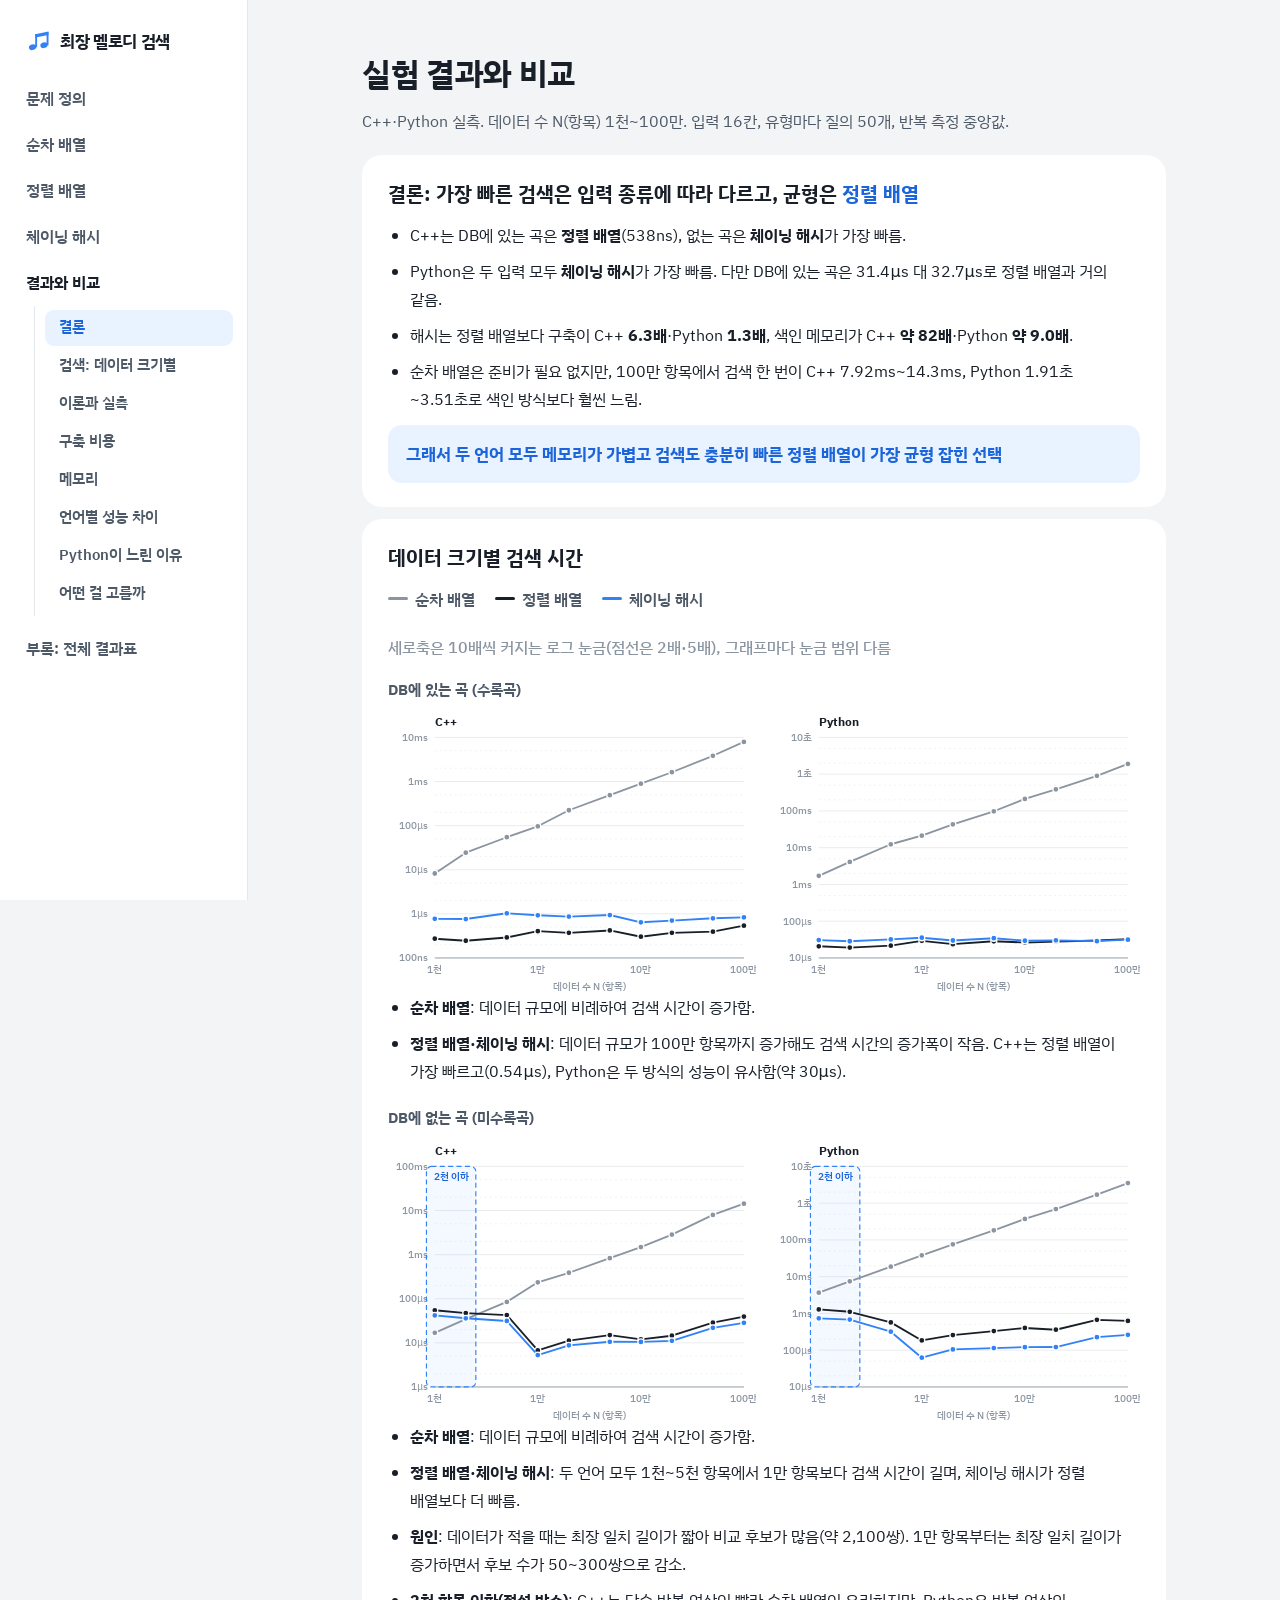
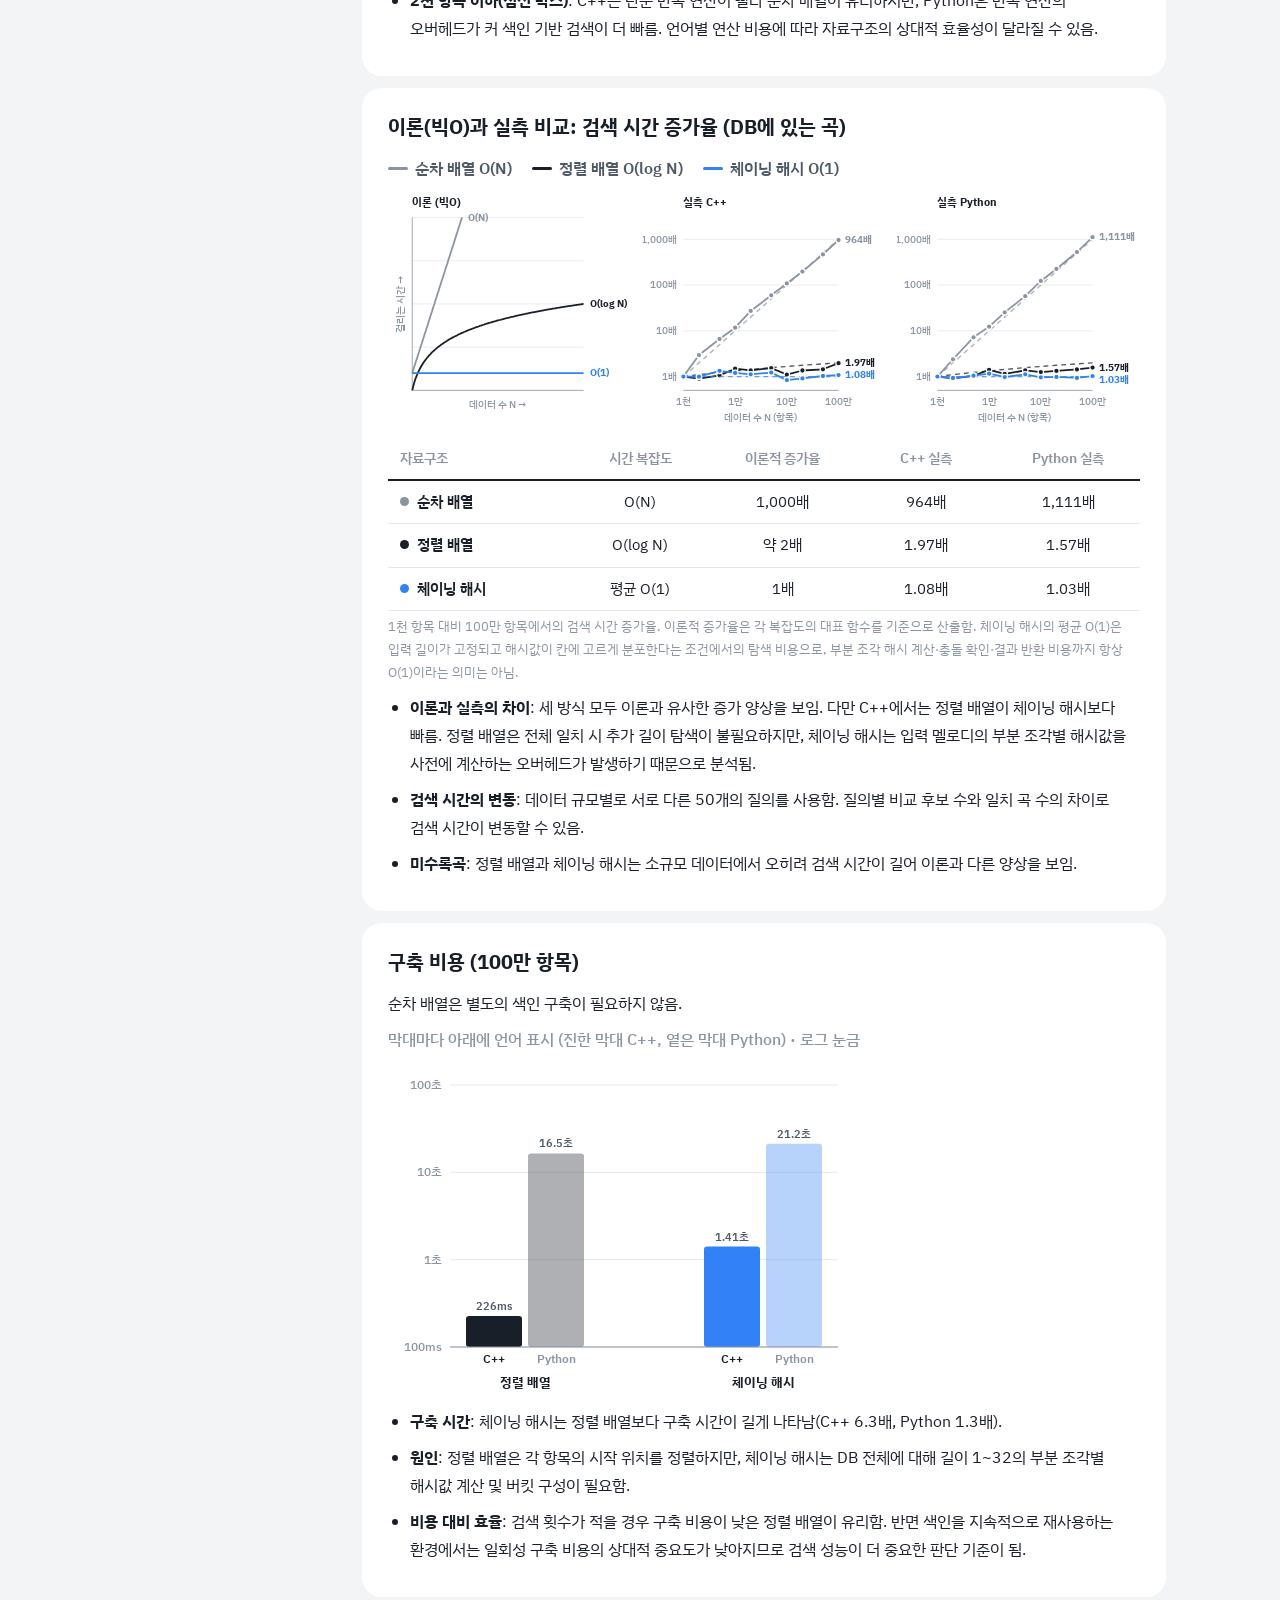
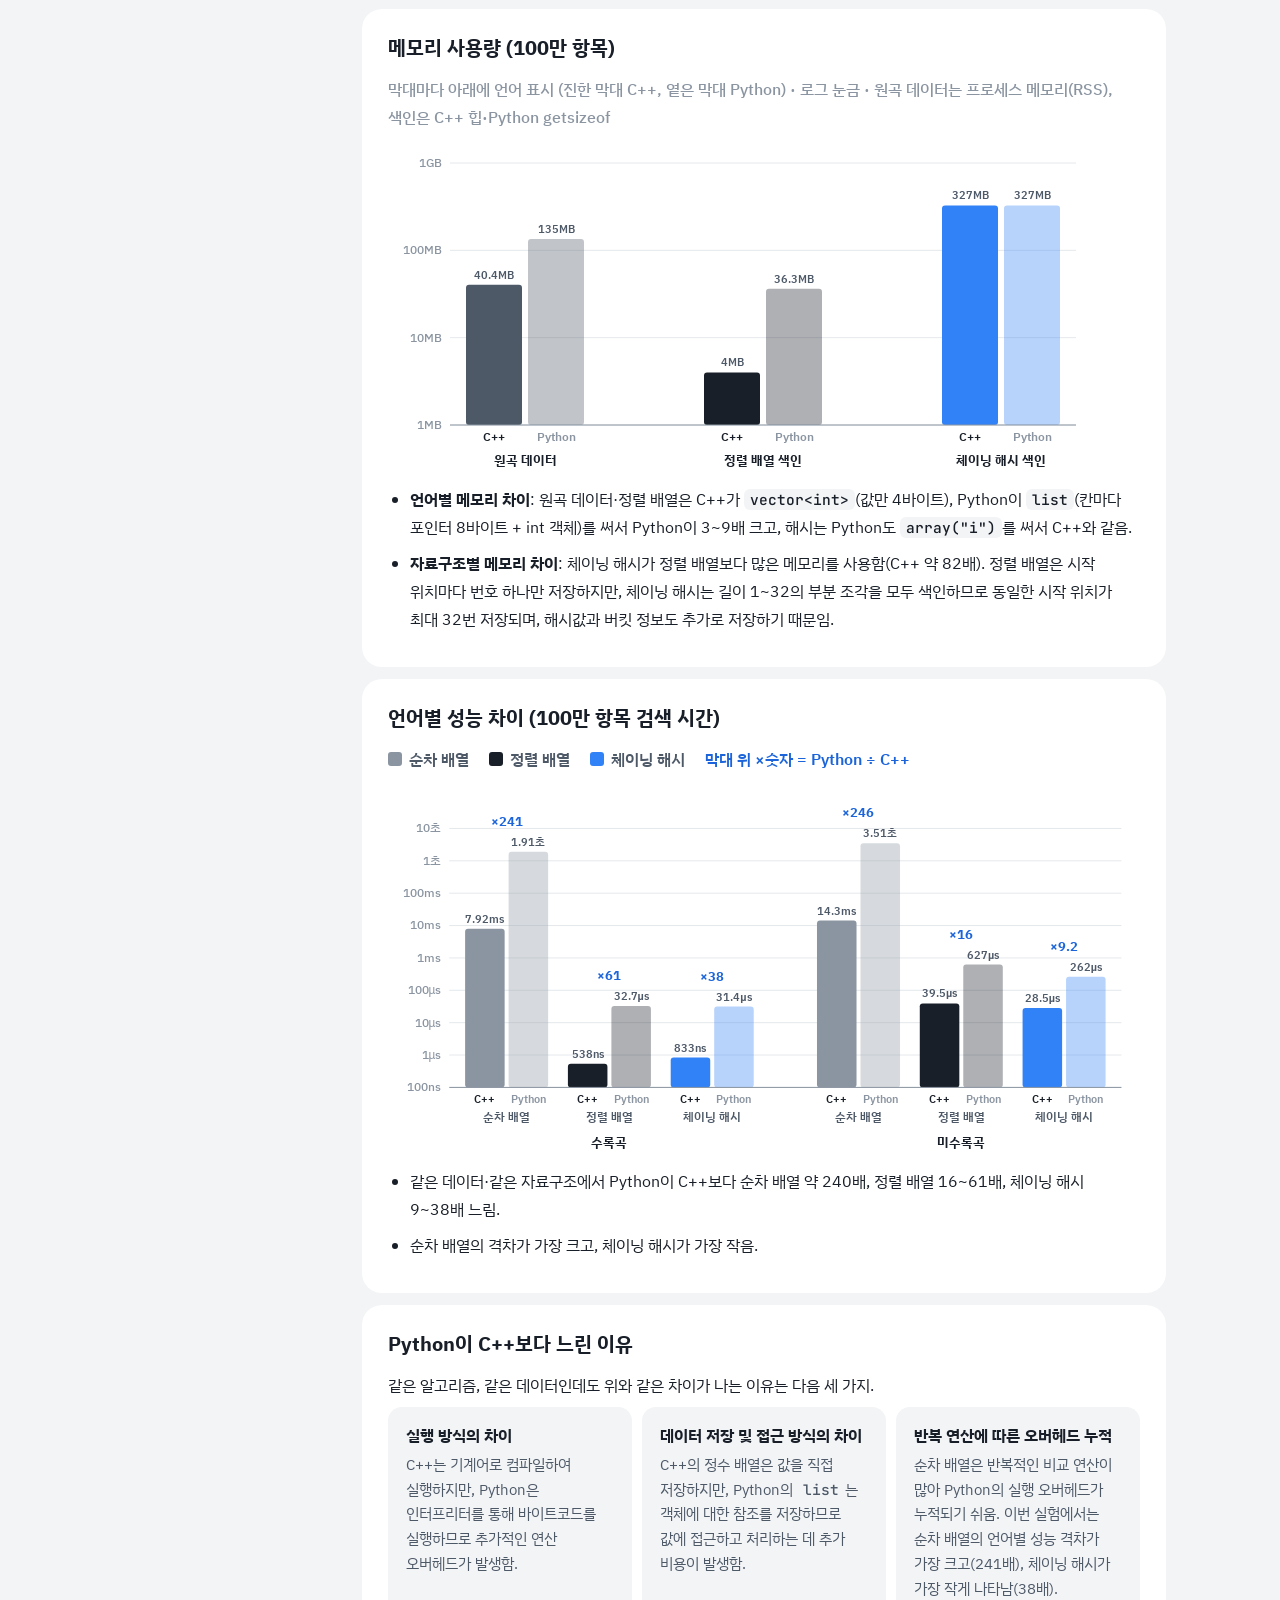
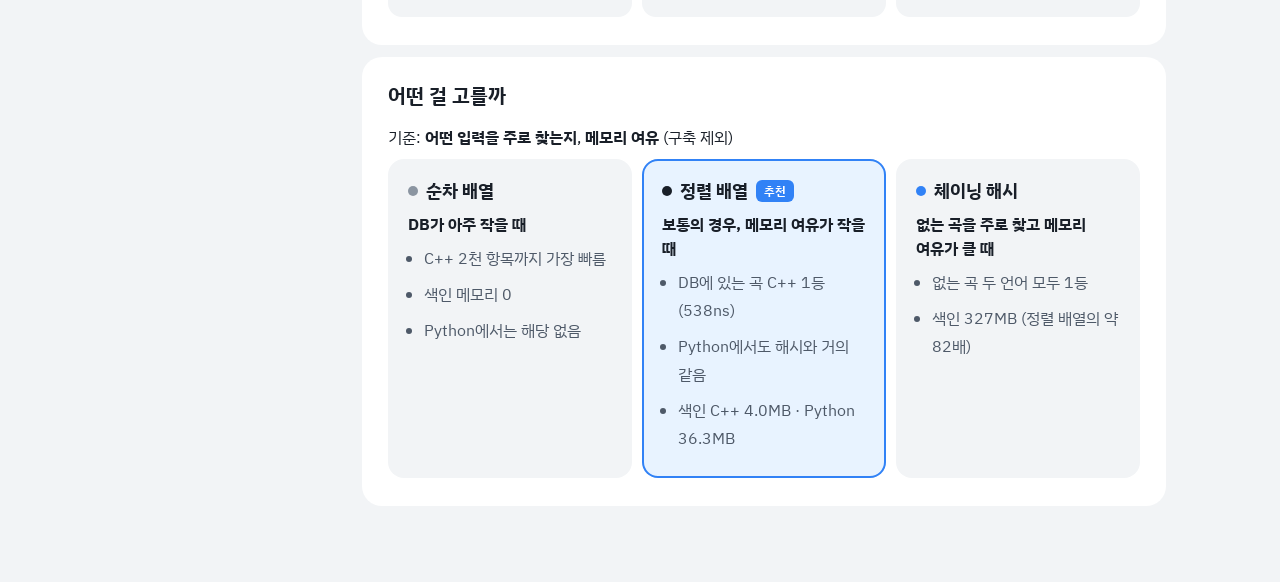
<file: results.html>
<!DOCTYPE html>
<html lang="ko">
<head>
<meta charset="utf-8">
<meta name="viewport" content="width=device-width, initial-scale=1">
<title>최장 멜로디 검색: 결과와 비교</title>
<link rel="preconnect" href="https://fonts.googleapis.com">
<link rel="preconnect" href="https://fonts.gstatic.com" crossorigin>
<link href="https://fonts.googleapis.com/css2?family=IBM+Plex+Sans+KR:wght@400;500;600;700&family=JetBrains+Mono:wght@400;600&display=swap" rel="stylesheet">
<link rel="stylesheet" href="common.css?v=19">
<style>
.doc.wide{max-width:960px}
.doc.mid{max-width:880px}
.doc.wide section{overflow-x:auto}
.lead{margin:-8px 0 20px!important;color:var(--sub)}
.rt{border-collapse:collapse;font-variant-numeric:tabular-nums;font-size:12px}
.rt th,.rt td{padding:6px 4px;text-align:right;white-space:nowrap}
.rt thead th{font-size:13px;font-weight:600;color:var(--mute);border-bottom:2px solid var(--ink);vertical-align:bottom}
.rt thead tr.top th{border-bottom:0;padding-bottom:2px;font-size:14px;color:var(--ink);font-weight:700;text-align:left}
.rt thead th.l{text-align:left}
.rt th.lang,.rt td.lang,.rt td.ratio{border-left:1px solid var(--line)}
.rt tbody tr.first td,.rt tbody tr.first th{border-top:1px solid var(--line)}
.rt th.grp{white-space:normal;max-width:130px;display:table-cell;text-align:left;vertical-align:top;padding-top:11px;font-weight:400}
.rt th.grp .no{display:inline-grid;place-items:center;width:22px;height:22px;margin-right:8px;border-radius:6px;background:var(--ink);color:var(--card);font-size:12px;font-weight:700;vertical-align:1px}
.rt th.grp b{font-size:15px;color:var(--ink)}
.rt th.grp small{display:block;margin:3px 0 0 30px;color:var(--mute);font-size:11.5px;white-space:normal;max-width:100px}
.rt td.name{text-align:left;font-weight:600;color:var(--ink)}
.rt .dot{display:inline-block;width:9px;height:9px;border-radius:50%;margin-right:8px;vertical-align:1px}
.rt .dot.lin{background:var(--mute)}.rt .dot.sor{background:var(--ink)}.rt .dot.has{background:var(--blue)}
.rt td.best{background:var(--blue-weak);color:var(--blue-ink);font-weight:700}
.rt td.na{color:var(--mute)}
.rt td.grow,.rt td.ratio{color:var(--sub);font-weight:600}
.key{margin-top:14px!important;font-size:14px!important;color:var(--sub)}
.key span{display:inline-block;padding:0 8px;margin-right:4px;border-radius:5px;background:var(--blue-weak);color:var(--blue-ink);font-weight:700}
.charts{display:grid;grid-template-columns:repeat(2,minmax(0,1fr));gap:16px}
.charts3{display:grid;grid-template-columns:repeat(3,minmax(0,1fr));gap:12px}
svg .ln.th{stroke-dasharray:6 5;stroke-width:1.6;opacity:.75}
svg .lg{font:600 11.5px "IBM Plex Sans KR",sans-serif;fill:var(--ink)}svg .lg.py{fill:var(--mute)}
svg .mth{font:600 12.5px "IBM Plex Sans KR",sans-serif;fill:var(--sub)}

svg .end{font:700 12px "IBM Plex Sans KR",sans-serif}
svg .end.lin{fill:var(--mute)}svg .end.sor{fill:var(--ink)}svg .end.has{fill:var(--blue)}
.doc figure{margin:0}
.doc figure svg{display:block;width:100%;height:auto}
.leg{display:flex;gap:20px;flex-wrap:wrap;margin:0 0 10px;font-size:14px;font-weight:600;color:var(--sub)}
.leg span{display:inline-flex;align-items:center;gap:7px}
.leg i{display:inline-block;width:20px;height:3px;border-radius:2px}
.leg i.box{width:14px;height:14px;border-radius:3px}
.leg i.box.py{opacity:.35}
.leg .lin{background:var(--mute)}.leg .sor{background:var(--ink)}.leg .has{background:var(--blue)}
.leg .plain{background:var(--sub)}.leg .dat{background:var(--sub)}
svg .ax{font:500 12px "IBM Plex Sans KR",sans-serif;fill:var(--mute)}
svg .ttl{font:700 14px "IBM Plex Sans KR",sans-serif;fill:var(--ink)}
svg .val{font:600 11px "IBM Plex Sans KR",sans-serif;fill:var(--sub)}
svg .rat{font:700 13px "IBM Plex Sans KR",sans-serif;fill:var(--blue-ink)}
svg .grp{font:700 13px "IBM Plex Sans KR",sans-serif;fill:var(--ink)}
svg .grid{stroke:var(--line);stroke-width:1}
svg .grid2{stroke:var(--line);stroke-width:1;stroke-dasharray:2 4;opacity:.7}
svg .base{stroke:var(--mute);stroke-width:1}
svg .ln{fill:none;stroke-width:2.2;stroke-linejoin:round}
svg .ln.lin{stroke:var(--mute)}svg .ln.sor{stroke:var(--ink)}svg .ln.has{stroke:var(--blue)}
svg .pt{stroke:var(--card);stroke-width:1.5}
svg .pt.lin,svg .bar.lin{fill:var(--mute)}svg .pt.sor,svg .bar.sor{fill:var(--ink)}svg .pt.has,svg .bar.has{fill:var(--blue)}
svg .bar.dat{fill:var(--sub)}
svg .bar.py{fill-opacity:.35}
svg .hit{fill:transparent}
.doc section h3.g{margin-top:22px}
svg .zone{fill:var(--blue);fill-opacity:.05;stroke:var(--blue);stroke-width:1.4;stroke-dasharray:6 4}
svg .zt{font:600 12px "IBM Plex Sans KR",sans-serif;fill:var(--blue-ink)}
.gt{border-collapse:collapse;width:100%;max-width:820px;margin:14px 0 4px;font-size:15px;table-layout:fixed}
.gt th,.gt td{padding:10px 12px;border-bottom:1px solid var(--line);text-align:center;white-space:nowrap}
.gt thead th{font-size:13.5px;font-weight:600;color:var(--mute);border-bottom:2px solid var(--ink)}
.gt th:first-child,.gt td:first-child{text-align:left;width:24%}
.gt td{font-variant-numeric:tabular-nums}
.gt td:first-child{font-weight:600}
.gt .dot{display:inline-block;width:9px;height:9px;border-radius:50%;margin-right:8px;vertical-align:1px}
.gt-note{margin:4px 0 10px!important;font-size:13px!important;color:var(--mute)}
.doc section.appendix{margin-top:48px;border-top:2px dashed var(--line);padding-top:28px}
.verdict{margin:12px 0 0!important;padding:14px 18px;border-radius:14px;background:var(--blue-weak);color:var(--blue-ink)!important;font-weight:700;font-size:17px!important}
.dot{display:inline-block;width:10px;height:10px;border-radius:50%;margin-right:8px;vertical-align:1px}
.dot.lin{background:var(--mute)}.dot.sor{background:var(--ink)}.dot.has{background:var(--blue)}
.why{display:grid;grid-template-columns:repeat(3,minmax(0,1fr));gap:10px;margin:6px 0 4px}
.why div{padding:16px 18px;border-radius:14px;background:var(--fill)}
.why div>b{display:block;margin-bottom:6px;font-size:16px}
.why p{margin:0!important;font-size:15px!important;line-height:1.65!important;color:var(--sub)}
.pick{display:grid;grid-template-columns:repeat(3,minmax(0,1fr));gap:10px;margin:8px 0 4px}
.pick div{display:flex;flex-direction:column;gap:8px;padding:18px 20px;border-radius:16px;background:var(--fill)}
.pick div.on{background:var(--blue-weak);box-shadow:inset 0 0 0 2px var(--blue)}
.pick .m{font-size:18px;font-weight:700;display:flex;align-items:center}
.pick .tag{margin-left:8px;padding:2px 8px;border-radius:6px;background:var(--blue);color:#fff;font-size:12px;font-weight:700}
.pick .when{font-size:16px;font-weight:700;color:var(--ink);line-height:1.5}
.pick .why2{margin:0;padding-left:16px;font-size:14px;color:var(--sub);line-height:1.7}
@media(max-width:959px){.why,.pick{grid-template-columns:1fr}}
</style>
</head>
<body>
<div class="app">
<aside class="side">
  <p class="brand"><svg class="logo" viewBox="0 0 24 24" aria-hidden="true"><ellipse cx="6.6" cy="18.2" rx="3.7" ry="2.8" transform="rotate(-20 6.6 18.2)"/><ellipse cx="18" cy="16.2" rx="3.7" ry="2.8" transform="rotate(-20 18 16.2)"/><rect x="9.2" y="5.2" width="1.9" height="13"/><rect x="20.6" y="3.2" width="1.9" height="13"/><path d="M9.2 5.2 22.5 2.6v3.4L9.2 8.6z"/></svg>최장 멜로디 검색</p>
  <nav class="tabs" aria-label="페이지"><a href="index.html">문제 정의</a><a href="linear.html">순차 배열</a><a href="sorted.html">정렬 배열</a><a href="hash.html">체이닝 해시</a><a href="results.html" aria-current="page">결과와 비교</a><a href="appendix.html">부록: 전체 결과표</a></nav>
  <nav class="steps" aria-label="목차"><div class="grp"><div class="pills" id="toc">
    <a href="#summary">결론</a><a href="#g-size">검색: 데이터 크기별</a><a href="#g-theory">이론과 실측</a><a href="#g-build">구축 비용</a><a href="#g-mem">메모리</a><a href="#g-type">언어별 성능 차이</a><a href="#lang">Python이 느린 이유</a><a href="#choice">어떤 걸 고를까</a>
  </div></div></nav>
</aside>
<div class="content">
<main class="doc mid">
  <h1>실험 결과와 비교</h1>
  <p class="lead">C++·Python 실측. 데이터 수 N(항목) 1천~100만. 입력 16칸, 유형마다 질의 50개, 반복 측정 중앙값.</p>

  <section id="summary">
    <h2>결론: 가장 빠른 검색은 입력 종류에 따라 다르고, 균형은 <mark>정렬 배열</mark></h2>
    <ul id="sum-text"></ul>
    <p class="verdict" id="verdict"></p>
  </section>

  <section id="g-size">
    <h2>데이터 크기별 검색 시간</h2>
    <p class="leg"><span><i class="lin"></i>순차 배열</span><span><i class="sor"></i>정렬 배열</span><span><i class="has"></i>체이닝 해시</span><span style="color:var(--mute);font-weight:500">세로축은 10배씩 커지는 로그 눈금(점선은 2배·5배), 그래프마다 눈금 범위 다름</span></p>
    <h3>DB에 있는 곡 (수록곡)</h3>
    <div class="charts"><figure id="c-in-cpp"></figure><figure id="c-in-py"></figure></div>
    <ul>
      <li><b>순차 배열</b>: 데이터 규모에 비례하여 검색 시간이 증가함.</li>
      <li><b>정렬 배열·체이닝 해시</b>: 데이터 규모가 100만 항목까지 증가해도 검색 시간의 증가폭이 작음. C++는 정렬 배열이 가장 빠르고(0.54µs), Python은 두 방식의 성능이 유사함(약 30µs).</li>
    </ul>
    <h3 class="g">DB에 없는 곡 (미수록곡)</h3>
    <div class="charts"><figure id="c-out-cpp"></figure><figure id="c-out-py"></figure></div>
    <ul>
      <li><b>순차 배열</b>: 데이터 규모에 비례하여 검색 시간이 증가함.</li>
      <li><b>정렬 배열·체이닝 해시</b>: 두 언어 모두 1천~5천 항목에서 1만 항목보다 검색 시간이 길며, 체이닝 해시가 정렬 배열보다 더 빠름.</li>
      <li><b>원인</b>: 데이터가 적을 때는 최장 일치 길이가 짧아 비교 후보가 많음(약 2,100쌍). 1만 항목부터는 최장 일치 길이가 증가하면서 후보 수가 50~300쌍으로 감소.</li>
      <li><b>2천 항목 이하(점선 박스)</b>: C++는 단순 반복 연산이 빨라 순차 배열이 유리하지만, Python은 반복 연산의 오버헤드가 커 색인 기반 검색이 더 빠름. 언어별 연산 비용에 따라 자료구조의 상대적 효율성이 달라질 수 있음.</li>
    </ul>
  </section>

  <section id="g-theory">
    <h2>이론(빅O)과 실측 비교: 검색 시간 증가율 (DB에 있는 곡)</h2>
    <p class="leg"><span><i class="lin"></i>순차 배열 O(N)</span><span><i class="sor"></i>정렬 배열 O(log N)</span><span><i class="has"></i>체이닝 해시 O(1)</span></p>
    <div class="charts3"><figure id="c-th"></figure><figure id="c-th-cpp"></figure><figure id="c-th-py"></figure></div>
    <table class="gt">
      <thead><tr><th>자료구조</th><th>시간 복잡도</th><th>이론적 증가율</th><th>C++ 실측</th><th>Python 실측</th></tr></thead>
      <tbody>
        <tr><td><i class="dot lin"></i>순차 배열</td><td>O(N)</td><td>1,000배</td><td>964배</td><td>1,111배</td></tr>
        <tr><td><i class="dot sor"></i>정렬 배열</td><td>O(log N)</td><td>약 2배</td><td>1.97배</td><td>1.57배</td></tr>
        <tr><td><i class="dot has"></i>체이닝 해시</td><td>평균 O(1)</td><td>1배</td><td>1.08배</td><td>1.03배</td></tr>
      </tbody>
    </table>
    <p class="gt-note">1천 항목 대비 100만 항목에서의 검색 시간 증가율. 이론적 증가율은 각 복잡도의 대표 함수를 기준으로 산출함. 체이닝 해시의 평균 O(1)은 입력 길이가 고정되고 해시값이 칸에 고르게 분포한다는 조건에서의 탐색 비용으로, 부분 조각 해시 계산·충돌 확인·결과 반환 비용까지 항상 O(1)이라는 의미는 아님.</p>
    <ul>
      <li><b>이론과 실측의 차이</b>: 세 방식 모두 이론과 유사한 증가 양상을 보임. 다만 C++에서는 정렬 배열이 체이닝 해시보다 빠름. 정렬 배열은 전체 일치 시 추가 길이 탐색이 불필요하지만, 체이닝 해시는 입력 멜로디의 부분 조각별 해시값을 사전에 계산하는 오버헤드가 발생하기 때문으로 분석됨.</li>
      <li><b>검색 시간의 변동</b>: 데이터 규모별로 서로 다른 50개의 질의를 사용함. 질의별 비교 후보 수와 일치 곡 수의 차이로 검색 시간이 변동할 수 있음.</li>
      <li><b>미수록곡</b>: 정렬 배열과 체이닝 해시는 소규모 데이터에서 오히려 검색 시간이 길어 이론과 다른 양상을 보임.</li>
    </ul>
  </section>

  <section id="g-build">
    <h2>구축 비용 (100만 항목)</h2>
    <p>순차 배열은 별도의 색인 구축이 필요하지 않음.</p>
    <p class="leg"><span style="color:var(--mute);font-weight:500">막대마다 아래에 언어 표시 (진한 막대 C++, 옅은 막대 Python) · 로그 눈금</span></p>
    <figure id="c-build"></figure>
    <ul>
      <li><b>구축 시간</b>: 체이닝 해시는 정렬 배열보다 구축 시간이 길게 나타남(C++ 6.3배, Python 1.3배).</li>
      <li><b>원인</b>: 정렬 배열은 각 항목의 시작 위치를 정렬하지만, 체이닝 해시는 DB 전체에 대해 길이 1~32의 부분 조각별 해시값 계산 및 버킷 구성이 필요함.</li>
      <li><b>비용 대비 효율</b>: 검색 횟수가 적을 경우 구축 비용이 낮은 정렬 배열이 유리함. 반면 색인을 지속적으로 재사용하는 환경에서는 일회성 구축 비용의 상대적 중요도가 낮아지므로 검색 성능이 더 중요한 판단 기준이 됨.</li>
    </ul>
  </section>

  <section id="g-mem">
    <h2>메모리 사용량 (100만 항목)</h2>
    <p class="leg"><span style="color:var(--mute);font-weight:500">막대마다 아래에 언어 표시 (진한 막대 C++, 옅은 막대 Python) · 로그 눈금 · 원곡 데이터는 프로세스 메모리(RSS), 색인은 C++ 힙·Python getsizeof</span></p>
    <figure id="c-mem"></figure>
    <ul>
      <li><b>언어별 메모리 차이</b>: 원곡 데이터·정렬 배열은 C++가 <code>vector&lt;int&gt;</code>(값만 4바이트), Python이 <code>list</code>(칸마다 포인터 8바이트 + int 객체)를 써서 Python이 3~9배 크고, 해시는 Python도 <code>array("i")</code>를 써서 C++와 같음.</li>
      <li><b>자료구조별 메모리 차이</b>: 체이닝 해시가 정렬 배열보다 많은 메모리를 사용함(C++ 약 82배). 정렬 배열은 시작 위치마다 번호 하나만 저장하지만, 체이닝 해시는 길이 1~32의 부분 조각을 모두 색인하므로 동일한 시작 위치가 최대 32번 저장되며, 해시값과 버킷 정보도 추가로 저장하기 때문임.</li>
    </ul>
  </section>

  <section id="g-type">
    <h2>언어별 성능 차이 (100만 항목 검색 시간)</h2>
    <p class="leg"><span><i class="box lin"></i>순차 배열</span><span><i class="box sor"></i>정렬 배열</span><span><i class="box has"></i>체이닝 해시</span><span style="color:var(--blue-ink);font-weight:600">막대 위 ×숫자 = Python ÷ C++</span></p>
    <figure id="c-type"></figure>
    <ul>
      <li>같은 데이터·같은 자료구조에서 Python이 C++보다 순차 배열 약 240배, 정렬 배열 16~61배, 체이닝 해시 9~38배 느림.</li>
      <li>순차 배열의 격차가 가장 크고, 체이닝 해시가 가장 작음.</li>
    </ul>
  </section>

  <section id="lang">
    <h2>Python이 C++보다 느린 이유</h2>
    <p id="lang-lead"></p>
    <div class="why" id="f-lang"></div>
  </section>

  <section id="choice">
    <h2>어떤 걸 고를까</h2>
    <p>기준: <b>어떤 입력을 주로 찾는지</b>, <b>메모리 여유</b> (구축 제외)</p>
    <div class="pick" id="f-pick"></div>
  </section>

</main>
</div>
</div>

<script>
{
const D = {"cpp": {"search": {"in": {"linear": [8.21, 24.3, 54.5, 96.4, 223.0, 491.0, 891.0, 1624.0, 3837.0, 7915.0], "sorted": [0.273, 0.246, 0.291, 0.406, 0.372, 0.42, 0.303, 0.371, 0.395, 0.538], "hash": [0.769, 0.764, 1.03, 0.927, 0.865, 0.942, 0.644, 0.702, 0.793, 0.833]}, "var": {"linear": [13.6, 28.2, 69.3, 174.0, 318.0, 724.0, 1304.0, 2417.0, 6522.0, 12769.0], "sorted": [1.12, 1.27, 1.35, 1.79, 1.88, 2.35, 1.8, 2.01, 2.49, 3.26], "hash": [0.925, 0.788, 1.13, 1.0, 0.993, 1.17, 0.768, 0.888, 1.0, 1.04]}, "out": {"linear": [16.9, 34.7, 84.9, 236.0, 389.0, 830.0, 1479.0, 2854.0, 7947.0, 14282.0], "sorted": [54.8, 47.2, 42.5, 6.72, 11.2, 15.0, 12.0, 14.5, 28.7, 39.5], "hash": [41.8, 36.0, 31.3, 5.29, 8.79, 10.6, 10.5, 11.1, 21.9, 28.5]}}, "build": {"sorted": [0.125, 0.263, 0.795, 1.66, 3.84, 10.5, 16.3, 36.5, 99.5, 226.0], "hash": [0.485, 0.92, 3.33, 6.66, 14.5, 52.5, 83.4, 205.0, 709.0, 1414.0]}}, "py": {"search": {"in": {"linear": [1715.0, 4107.0, 12405.0, 21188.0, 43399.0, 97939.0, 210855.0, 386468.0, 902182.0, 1905577.0], "sorted": [20.8, 19.1, 21.6, 29.3, 23.7, 28.5, 26.2, 27.7, 29.8, 32.7], "hash": [30.6, 28.5, 32.0, 35.4, 29.9, 34.3, 29.4, 30.2, 28.6, 31.4]}, "var": {"linear": [2717.0, 5807.0, 15824.0, 30628.0, 61427.0, 149886.0, 304850.0, 567235.0, 1418444.0, 2867465.0], "sorted": [98.8, 101.0, 104.0, 117.0, 117.0, 145.0, 153.0, 164.0, 252.0, 194.0], "hash": [33.7, 32.2, 33.1, 36.4, 32.9, 35.9, 32.2, 35.5, 33.5, 33.5]}, "out": {"linear": [3666.0, 7454.0, 18677.0, 38187.0, 76315.0, 182994.0, 371561.0, 694343.0, 1708575.0, 3510526.0], "sorted": [1288.0, 1111.0, 570.0, 184.0, 258.0, 331.0, 402.0, 361.0, 668.0, 627.0], "hash": [736.0, 680.0, 318.0, 62.6, 105.0, 114.0, 121.0, 122.0, 226.0, 262.0]}}, "build": {"sorted": [6.0, 10.9, 32.8, 80.0, 199.0, 547.0, 1477.0, 2629.0, 10588.0, 16495.0], "hash": [15.4, 32.1, 73.9, 147.0, 302.0, 924.0, 2142.0, 3840.0, 10985.0, 21207.0]}}};
const NS = [1e3, 2e3, 5e3, 1e4, 2e4, 5e4, 1e5, 2e5, 5e5, 1e6];
const NL = ['1천', '2천', '5천', '1만', '2만', '5만', '10만', '20만', '50만', '100만'];
const M = ['linear', 'sorted', 'hash'], TONE = { linear: 'lin', sorted: 'sor', hash: 'has', data: 'dat' };
const NAME = { linear: '순차 배열', sorted: '정렬 배열', hash: '체이닝 해시', data: '원곡 데이터' }, LANG = { cpp: 'C++', py: 'Python' };
const p3 = v => +v.toPrecision(3);
const tfmt = us => us >= 1e6 ? p3(us / 1e6) + '초' : us >= 1e3 ? p3(us / 1e3) + 'ms' : us >= 1 ? p3(us) + 'µs' : p3(us * 1e3) + 'ns';
const tick = us => us >= 1e6 ? us / 1e6 + '초' : us >= 1e3 ? us / 1e3 + 'ms' : us >= 1 ? us + 'µs' : Math.round(us * 1e3) + 'ns';
const range = vals => [Math.floor(Math.log10(Math.min(...vals))), Math.ceil(Math.log10(Math.max(...vals)))];
const yAxis = (s, y, lo, hi, L, R, W, tk = tick) => { for (let e = lo; e <= hi; e++) { const v = 10 ** e, yy = y(v); s.push(`<line class="grid" x1="${L}" x2="${W - R}" y1="${yy}" y2="${yy}"/><text class="ax" x="${L - 8}" y="${yy + 4}" text-anchor="end">${tk(v)}</text>`); } };

// 데이터 크기별 꺾은선: 가로 N(로그), 세로 시간(로그). lo·hi = 세로축 10의 지수(µs 기준)
function line(id, lang, type, lo, hi) {
  const W = 440, H = 340, L = 56, R = 14, T = 34, B = 42, s = [];
  const x = n => L + (Math.log10(n) - 3) / 3 * (W - L - R), y = v => T + (hi - Math.log10(v)) / (hi - lo) * (H - T - B);
  s.push(`<text class="ttl" x="${L}" y="20">${LANG[lang]}</text>`);
  for (let e = lo; e < hi; e++) for (const k of [2, 5]) { const yy = y(k * 10 ** e); s.push(`<line class="grid2" x1="${L}" x2="${W - R}" y1="${yy}" y2="${yy}"/>`); }
  yAxis(s, y, lo, hi, L, R, W);
  s.push(`<line class="base" x1="${L}" x2="${W - R}" y1="${H - B}" y2="${H - B}"/>`);
  [[1e3, '1천'], [1e4, '1만'], [1e5, '10만'], [1e6, '100만']].forEach(([n, t]) => s.push(`<text class="ax" x="${x(n)}" y="${H - B + 18}" text-anchor="middle">${t}</text>`));
  s.push(`<text class="ax" x="${(L + W - R) / 2}" y="${H - 4}" text-anchor="middle">데이터 수 N (항목)</text>`);
  if (type === 'out') {   // 2천 항목 이하 구간 강조
    const x0 = x(1e3) - 10, x1 = x(2e3) + 12;
    s.push(`<rect class="zone" x="${x0}" y="${T}" width="${x1 - x0}" height="${H - B - T}" rx="6"/><text class="zt" x="${(x0 + x1) / 2}" y="${T + 16}" text-anchor="middle">2천 이하</text>`);
  }
  for (const m of M) {
    const v = D[lang].search[type][m];
    s.push(`<polyline class="ln ${TONE[m]}" points="${v.map((u, i) => `${x(NS[i]).toFixed(1)},${y(u).toFixed(1)}`).join(' ')}"/>`);
    v.forEach((u, i) => s.push(`<g><circle class="pt ${TONE[m]}" cx="${x(NS[i]).toFixed(1)}" cy="${y(u).toFixed(1)}" r="3.6"/><circle class="hit" cx="${x(NS[i]).toFixed(1)}" cy="${y(u).toFixed(1)}" r="10"><title>${LANG[lang]} · ${NAME[m]} · ${NL[i]} 항목 · ${tfmt(u)}</title></circle></g>`));
  }
  document.getElementById(id).innerHTML = `<svg viewBox="0 0 ${W} ${H}" role="img" aria-label="${LANG[lang]} 데이터 크기별 검색 시간">${s.join('')}</svg>`;
}
for (const t of ['in', 'out']) for (const l of ['cpp', 'py']) {
  const [lo, hi] = range(M.flatMap(m => D[l].search[t][m]));   // 그래프마다 자기 값 범위
  line(`c-${t}-${l}`, l, t, lo, hi);
}

// 이론 대 실측: 세로 = 1천 항목일 때의 몇 배. lang이 없으면 이론만
const TH = { linear: n => n / 1e3, sorted: n => Math.log2(n) / Math.log2(1e3), hash: () => 1 };
const BIGO = { linear: 'O(N)', sorted: 'O(log N)', hash: 'O(1)' };
function growth(id, lang) {
  const W = 300, H = 290, L = 50, R = 58, T = 34, B = 42, s = [], lo = Math.log10(0.5), hi = Math.log10(3000);
  const x = n => L + (Math.log10(n) - 3) / 3 * (W - L - R), y = v => T + (hi - Math.log10(v)) / (hi - lo) * (H - T - B);
  s.push(`<text class="ttl" x="${L}" y="20">${lang ? '실측 ' + LANG[lang] : '이론 (빅O)'}</text>`);
  for (const v of [1, 10, 100, 1000]) s.push(`<line class="grid" x1="${L}" x2="${W - R}" y1="${y(v)}" y2="${y(v)}"/><text class="ax" x="${L - 8}" y="${y(v) + 4}" text-anchor="end">${v.toLocaleString()}배</text>`);
  s.push(`<line class="base" x1="${L}" x2="${W - R}" y1="${H - B}" y2="${H - B}"/>`);
  [[1e3, '1천'], [1e4, '1만'], [1e5, '10만'], [1e6, '100만']].forEach(([n, t]) => s.push(`<text class="ax" x="${x(n)}" y="${H - B + 18}" text-anchor="middle">${t}</text>`));
  s.push(`<text class="ax" x="${(L + W - R) / 2}" y="${H - 4}" text-anchor="middle">데이터 수 N (항목)</text>`);
  const ends = [];
  for (const m of M) {
    const th = NS.map(TH[m]);
    s.push(`<polyline class="ln ${TONE[m]} ${lang ? 'th' : ''}" points="${th.map((u, i) => `${x(NS[i]).toFixed(1)},${y(u).toFixed(1)}`).join(' ')}"/>`);
    let last = th[th.length - 1], label = BIGO[m];
    if (lang) {
      const v = D[lang].search.in[m], r = v.map(u => u / v[0]);
      s.push(`<polyline class="ln ${TONE[m]}" points="${r.map((u, i) => `${x(NS[i]).toFixed(1)},${y(u).toFixed(1)}`).join(' ')}"/>`);
      r.forEach((u, i) => s.push(`<g><circle class="pt ${TONE[m]}" cx="${x(NS[i]).toFixed(1)}" cy="${y(u).toFixed(1)}" r="3.4"/><circle class="hit" cx="${x(NS[i]).toFixed(1)}" cy="${y(u).toFixed(1)}" r="10"><title>${LANG[lang]} · ${NAME[m]} · ${NL[i]} 항목 · 1천의 ${p3(u)}배 (이론 ${p3(th[i])}배)</title></circle></g>`));
      last = r[r.length - 1]; label = (last >= 100 ? Math.round(last) : p3(last)).toLocaleString() + '배';
    }
    ends.push([m, y(last), label]);
  }
  ends.sort((a, b) => a[1] - b[1]);
  for (let k = 1; k < ends.length; k++) if (ends[k][1] - ends[k - 1][1] < 15) ends[k][1] = ends[k - 1][1] + 15;   // 끝 이름이 겹치지 않게
  ends.forEach(([m, yy, t]) => s.push(`<text class="end ${TONE[m]}" x="${W - R + 8}" y="${yy + 4}">${t}</text>`));
  document.getElementById(id).innerHTML = `<svg viewBox="0 0 ${W} ${H}" role="img" aria-label="${lang ? '실측 ' + LANG[lang] : '이론'} 증가 배수">${s.join('')}</svg>`;
}
// 이론 그래프: 일반 눈금으로 증가 모양만 표시 (가로 N, 세로 연산 횟수. 숫자 눈금 없음)
function theory(id) {
  const W = 300, H = 290, L = 30, R = 58, T = 34, B = 42, s = [], NX = 32, YM = 10;
  const x = n => L + (n - 1) / (NX - 1) * (W - L - R), y = v => T + (1 - v / YM) * (H - T - B);
  s.push(`<text class="ttl" x="${L}" y="20">이론 (빅O)</text>`);
  for (let k = 1; k <= 4; k++) s.push(`<line class="grid" x1="${L}" x2="${W - R}" y1="${y(YM * k / 4)}" y2="${y(YM * k / 4)}"/>`);
  s.push(`<line class="base" x1="${L}" x2="${W - R}" y1="${H - B}" y2="${H - B}"/><line class="base" x1="${L}" x2="${L}" y1="${T}" y2="${H - B}"/>`);
  s.push(`<text class="ax" x="${(L + W - R) / 2}" y="${H - B + 22}" text-anchor="middle">데이터 수 N →</text>`);
  s.push(`<text class="ax" x="${L - 10}" y="${(T + H - B) / 2}" text-anchor="middle" transform="rotate(-90 ${L - 10} ${(T + H - B) / 2})">걸리는 시간 →</text>`);
  const F = { linear: n => n, sorted: n => Math.log2(n), hash: () => 1 };
  const ends = [];
  for (const m of M) {
    const pts = [];
    for (let k = 0; k <= 200; k++) { const n = 1 + (NX - 1) * k / 200, v = F[m](n); if (v > YM) break; pts.push(`${x(n).toFixed(1)},${y(v).toFixed(1)}`); }
    if (m === 'linear') pts.push(`${x(YM).toFixed(1)},${y(YM).toFixed(1)}`);
    s.push(`<polyline class="ln ${TONE[m]}" points="${pts.join(' ')}"/>`);
    ends.push(m === 'linear' ? [m, x(YM) + 8, y(YM) + 4, 'O(N)'] : [m, W - R + 8, y(F[m](NX)) + 4, BIGO[m]]);
  }
  ends.forEach(([m, xx, yy, t]) => s.push(`<text class="end ${TONE[m]}" x="${xx}" y="${yy}">${t}</text>`));
  document.getElementById(id).innerHTML = `<svg viewBox="0 0 ${W} ${H}" role="img" aria-label="이론 증가 모양">${s.join('')}</svg>`;
}
theory('c-th'); growth('c-th-cpp', 'cpp'); growth('c-th-py', 'py');

// 막대: groups = [[묶음 이름, [[막대 이름, 방식, 언어, 값(µs)], ...]], ...]
function bars(id, groups, label, o = {}) {
  const BW = o.bw || 24, IN = o.in || 3, MG = o.mg || 16, GG = o.gg || 56, L = 62, R = 18, T = o.ratio ? 48 : 24, PH = 262, PAD = 16;
  const multi = groups.some(g => g[1].length > 2);   // 묶음 안에 방식이 여러 개면 막대 쌍마다 방식 이름 줄을 둠
  const B = multi ? 80 : 60, H = T + PH + B, base = T + PH;
  const vals = groups.flatMap(g => g[1].map(b => b[3])), [lo, hi] = range(vals);
  let W = L + PAD + R + PAD, xs = [];
  groups.forEach((g, gi) => { const n = g[1].length / 2; xs.push(W - R - PAD); W += n * (2 * BW + IN) + (n - 1) * MG + (gi < groups.length - 1 ? GG : 0); });
  const y = v => T + (hi - Math.log10(v)) / (hi - lo) * PH, s = [];
  const vf = o.fmt || tfmt;
  yAxis(s, y, lo, hi, L, R, W, o.tick || tick);
  groups.forEach((g, gi) => {
    let x = xs[gi], pair = x;
    const start = x;
    g[1].forEach((b, k) => {
      const [nm, m, lang, v] = b, yy = y(v), h = base - yy;
      s.push(`<g><rect class="bar ${TONE[m]} ${lang}" x="${x}" y="${yy.toFixed(1)}" width="${BW}" height="${h.toFixed(1)}" rx="3"/><rect class="hit" x="${x}" y="${T}" width="${BW}" height="${PH}"><title>${LANG[lang]} · ${NAME[m]} · ${vf(v)}</title></rect></g>`);
      if (label) s.push(`<text class="val" x="${x + BW / 2}" y="${yy - 6}" text-anchor="middle">${vf(v)}</text>`);
      s.push(`<text class="lg ${lang}" x="${x + BW / 2}" y="${base + 16}" text-anchor="middle">${LANG[lang]}</text>`);
      if (k % 2 && multi) s.push(`<text class="mth" x="${(pair + x + BW) / 2}" y="${base + 34}" text-anchor="middle">${NAME[m]}</text>`);
      if (k % 2 && o.ratio) {   // 쌍(C++, Python) 위에 Python ÷ C++ 배수
        const a = g[1][k - 1][3], rr = v / a, top = Math.min(y(a), yy) - 26;
        s.push(`<text class="rat" x="${(pair + x + BW) / 2}" y="${top.toFixed(1)}" text-anchor="middle">×${rr >= 10 ? Math.round(rr) : rr.toFixed(1)}</text>`);
      }
      if (k % 2) pair = x + BW + MG;
      x += BW + (k % 2 ? MG : IN);
    });
    s.push(`<text class="grp" x="${(start + x - MG) / 2}" y="${base + (multi ? 60 : 40)}" text-anchor="middle">${g[0]}</text>`);
  });
  s.push(`<line class="base" x1="${L}" x2="${W - R}" y1="${base}" y2="${base}"/>`);
  document.getElementById(id).innerHTML = `<svg viewBox="0 0 ${W} ${H}" role="img" style="width:${W}px;max-width:100%">${s.join('')}</svg>`;
}
const last = a => a[a.length - 1];
bars('c-type', [['수록곡', 'in'], ['미수록곡', 'out']].map(([g, t]) =>
  [g, M.flatMap(m => ['cpp', 'py'].map(l => [g, m, l, last(D[l].search[t][m])]))]), true, { bw: 40, in: 4, mg: 20, gg: 64 , ratio: true });
bars('c-build', [['정렬 배열', 'sorted'], ['체이닝 해시', 'hash']].map(([g, m]) =>
  [g, ['cpp', 'py'].map(l => [g, m, l, last(D[l].build[m]) * 1000])]), true, { bw: 56, in: 6, gg: 120 });
const MEM = { cpp: { data: 40.4, sorted: 4.00, hash: 327 }, py: { data: 135, sorted: 36.3, hash: 327 } };   // MB, 결과표 100만
const mfmt = mb => mb >= 1000 ? p3(mb / 1000) + 'GB' : mb >= 1 ? p3(mb) + 'MB' : p3(mb * 1000) + 'KB';
const mtick = mb => mb >= 1000 ? mb / 1000 + 'GB' : mb >= 1 ? mb + 'MB' : mb * 1000 + 'KB';
bars('c-mem', [['원곡 데이터', 'data'], ['정렬 배열 색인', 'sorted'], ['체이닝 해시 색인', 'hash']].map(([g, m]) =>
  [g, ['cpp', 'py'].map(l => [g, m, l, MEM[l][m]])]), true, { bw: 56, in: 6, gg: 120, fmt: mfmt, tick: mtick });

// ---------- 비교: 결론, Python이 느린 이유, 어떤 걸 고를까 (위 D, MEM 값 사용) ----------
const C = D.cpp, P = D.py, $ = id => document.getElementById(id);
const times = v => (v >= 10 ? Math.round(v) : v.toFixed(1)).toLocaleString('ko-KR') + '배';
const nm = m => `<i class="dot ${TONE[m]}"></i>${NAME[m]}`;
const mb = v => v >= 100 ? Math.round(v) + 'MB' : v.toFixed(1) + 'MB';
const bS = last(C.build.sorted), bH = last(C.build.hash), pS = last(P.build.sorted), pH = last(P.build.hash);
$('sum-text').innerHTML = `
  <li>C++는 DB에 있는 곡은 <b>정렬 배열</b>(${tfmt(last(C.search.in.sorted))}), 없는 곡은 <b>체이닝 해시</b>가 가장 빠름.</li>
  <li>Python은 두 입력 모두 <b>체이닝 해시</b>가 가장 빠름. 다만 DB에 있는 곡은 ${tfmt(last(P.search.in.hash))} 대 ${tfmt(last(P.search.in.sorted))}로 정렬 배열과 거의 같음.</li>
  <li>해시는 정렬 배열보다 구축이 C++ <b>${times(bH / bS)}</b>·Python <b>${times(pH / pS)}</b>, 색인 메모리가 C++ <b>약 ${times(MEM.cpp.hash / MEM.cpp.sorted)}</b>·Python <b>약 ${times(MEM.py.hash / MEM.py.sorted)}</b>.</li>
  <li>순차 배열은 준비가 필요 없지만, 100만 항목에서 검색 한 번이 C++ ${tfmt(last(C.search.in.linear))}~${tfmt(last(C.search.out.linear))}, Python ${tfmt(last(P.search.in.linear))}~${tfmt(last(P.search.out.linear))}로 색인 방식보다 훨씬 느림.</li>`;
$('verdict').textContent = '그래서 두 언어 모두 메모리가 가볍고 검색도 충분히 빠른 정렬 배열이 가장 균형 잡힌 선택';

const r = (t, m) => last(P.search[t][m]) / last(C.search[t][m]);
$('lang-lead').innerHTML = `같은 알고리즘, 같은 데이터인데도 위와 같은 차이가 나는 이유는 다음 세 가지.`;
$('f-lang').innerHTML = `
  <div><b>실행 방식의 차이</b>
    <p>C++는 기계어로 컴파일하여 실행하지만, Python은 인터프리터를 통해 바이트코드를 실행하므로 추가적인 연산 오버헤드가 발생함.</p></div>
  <div><b>데이터 저장 및 접근 방식의 차이</b>
    <p>C++의 정수 배열은 값을 직접 저장하지만, Python의 <code>list</code>는 객체에 대한 참조를 저장하므로 값에 접근하고 처리하는 데 추가 비용이 발생함.</p></div>
  <div><b>반복 연산에 따른 오버헤드 누적</b>
    <p>순차 배열은 반복적인 비교 연산이 많아 Python의 실행 오버헤드가 누적되기 쉬움. 이번 실험에서는 순차 배열의 언어별 성능 격차가 가장 크고(${times(r('in', 'linear'))}), 체이닝 해시가 가장 작게 나타남(${times(r('in', 'hash'))}).</p></div>`;

$('f-pick').innerHTML = `
  <div>
    <span class="m">${nm('linear')}</span>
    <span class="when">DB가 아주 작을 때</span>
    <ul class="why2"><li>C++ 2천 항목까지 가장 빠름</li><li>색인 메모리 0</li><li>Python에서는 해당 없음</li></ul>
  </div>
  <div class="on">
    <span class="m">${nm('sorted')}<span class="tag">추천</span></span>
    <span class="when">보통의 경우, 메모리 여유가 작을 때</span>
    <ul class="why2"><li>DB에 있는 곡 C++ 1등 (${tfmt(last(C.search.in.sorted))})</li><li>Python에서도 해시와 거의 같음</li><li>색인 C++ ${mb(MEM.cpp.sorted)} · Python ${mb(MEM.py.sorted)}</li></ul>
  </div>
  <div>
    <span class="m">${nm('hash')}</span>
    <span class="when">없는 곡을 주로 찾고 메모리 여유가 클 때</span>
    <ul class="why2"><li>없는 곡 두 언어 모두 1등</li><li>색인 ${mb(MEM.cpp.hash)} (정렬 배열의 약 ${times(MEM.cpp.hash / MEM.cpp.sorted)})</li></ul>
  </div>`;
}
</script>
<script>
// 읽는 중인 절을 왼쪽 목차에 표시 (비교 페이지와 같은 방식)
{
const links = [...document.querySelectorAll('#toc a')];
const secs = [...document.querySelectorAll('.doc section')];
const mark = id => links.forEach(a => a.classList.toggle('on', a.hash === '#' + id));
const update = () => {
  let cur = secs[0];
  for (const sec of secs) if (sec.getBoundingClientRect().top < innerHeight * .35) cur = sec;
  if (innerHeight + scrollY >= document.documentElement.scrollHeight - 4) cur = secs[secs.length - 1];
  mark(cur.id);
};
addEventListener('scroll', update, { passive: true });
update();
}
</script>
</body>
</html>
</file>
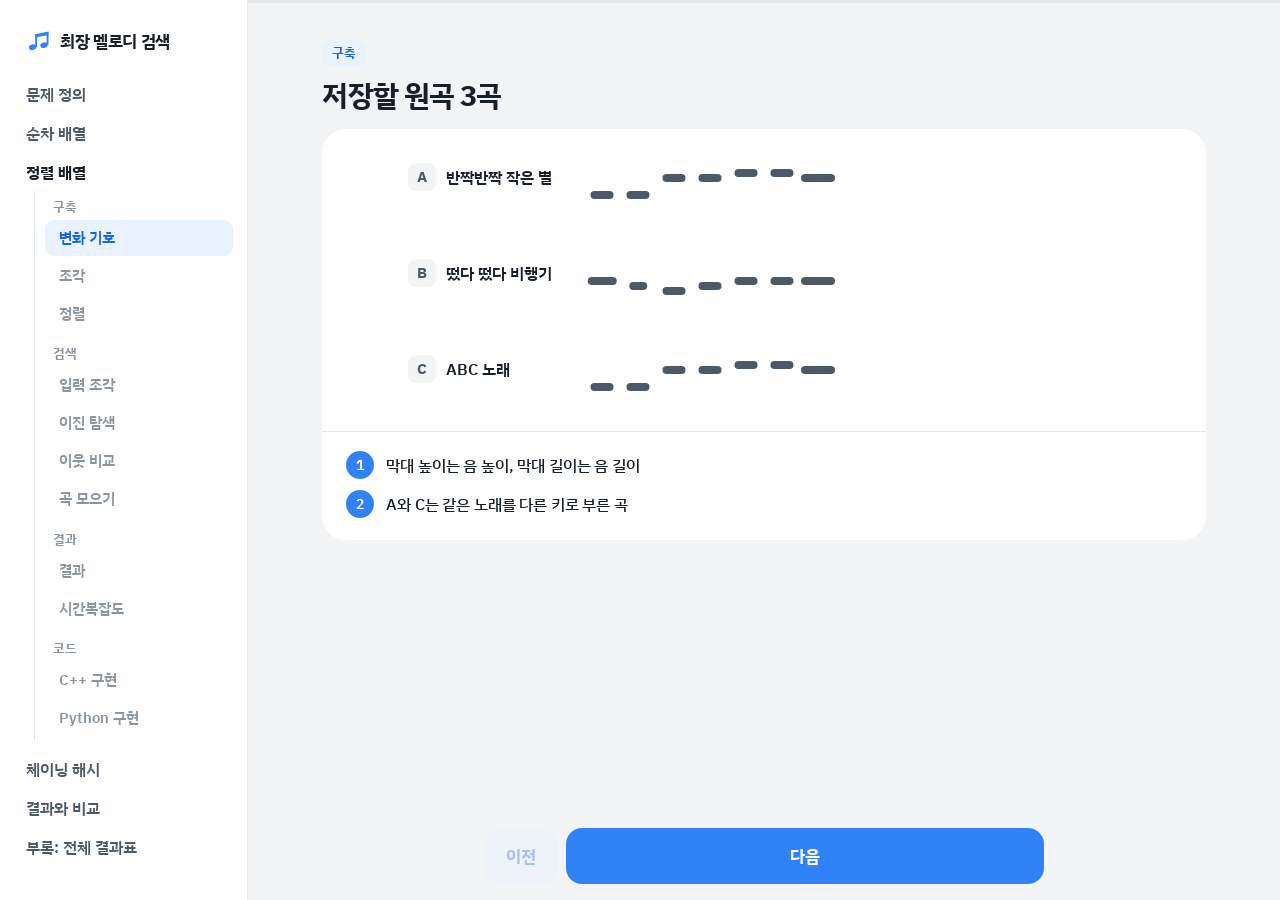
<file: sorted.html>
<!DOCTYPE html>
<html lang="ko">
<head>
<meta charset="utf-8">
<meta name="viewport" content="width=device-width, initial-scale=1">
<title>정렬 배열 검색</title>
<link rel="preconnect" href="https://fonts.googleapis.com">
<link rel="preconnect" href="https://fonts.gstatic.com" crossorigin>
<link href="https://fonts.googleapis.com/css2?family=IBM+Plex+Sans+KR:wght@400;500;600;700&family=JetBrains+Mono:wght@400;600&display=swap" rel="stylesheet">
<link rel="stylesheet" href="common.css?v=19">
</head>
<body>
<div class="app">
<aside class="side">
  <p class="brand"><svg class="logo" viewBox="0 0 24 24" aria-hidden="true"><ellipse cx="6.6" cy="18.2" rx="3.7" ry="2.8" transform="rotate(-20 6.6 18.2)"/><ellipse cx="18" cy="16.2" rx="3.7" ry="2.8" transform="rotate(-20 18 16.2)"/><rect x="9.2" y="5.2" width="1.9" height="13"/><rect x="20.6" y="3.2" width="1.9" height="13"/><path d="M9.2 5.2 22.5 2.6v3.4L9.2 8.6z"/></svg>최장 멜로디 검색</p>
  <nav class="tabs" aria-label="페이지"><a href="index.html">문제 정의</a><a href="linear.html">순차 배열</a><a href="sorted.html" aria-current="page">정렬 배열</a><a href="hash.html">체이닝 해시</a><a href="results.html">결과와 비교</a><a href="appendix.html">부록: 전체 결과표</a></nav>
  <nav class="steps" id="steps" aria-label="단계"></nav>
</aside>
<div class="content">
<div class="bar"><div class="prog"><i id="prog"></i></div><div class="tt" aria-live="polite"><p class="phase" id="phase"></p><h1 id="title"></h1></div></div>
<main class="main"><section class="card" id="card"><div class="fit" id="fit"><div class="box" id="box"><div id="stage"></div></div></div><div class="code" id="code" hidden></div><div class="desc" id="desc" aria-live="polite" hidden></div></section></main>
<footer class="cta"><div><button class="btn weak" id="prev" type="button">이전</button><button class="btn pri" id="next" type="button">다음</button></div></footer>
</div>
</div>
<script type="text/plain" id="src">
// letter(), common_length(), piece_less()는 main.cpp의 공통 함수
// 원곡은 배열 하나(data.all)에 이어 붙여 저장, 곡 끝마다 구분 칸 SEP(0)
// s번에서 시작하는 조각의 k번째 변화 글자
int letter(const Melody& m, int s, int k) {
    if (k == 0) return m.patch[s] == -1 ? START_NOTE : START_REST;  // 시작 칸: 음이면 ●, 쉼이면 ○
    int p = s + k;
    if (p == m.patch[s]) return m.edge_no_pitch[p];  // 쉼으로 시작한 조각의 첫 실제 음
    return m.edge[p];
}

// 두 위치부터 변화 글자가 몇 칸 연속 같은지. 구분 칸에 닿으면 멈춤
int common_length(const Melody& a, int sa, const Melody& b, int sb, int limit) {
    int k = 0;
    while (k < limit) {
        int c = letter(a, sa, k);
        if (c == SEP || c != letter(b, sb, k)) break;
        k++;
    }
    return k;
}

// 사전순으로 a가 b보다 앞이면 true. 먼저 끝난 조각은 그 자리가 구분 칸(0)이라 앞
bool piece_less(const Melody& a, int sa, const Melody& b, int sb, int limit) {
    int k = common_length(a, sa, b, sb, limit);
    if (k == limit) return false;                // 앞 limit 글자가 모두 같음
    return letter(a, sa, k) < letter(b, sb, k);  // 처음 다른 글자로 결정
}

class SortedArray {
    vector<int> pieces;  // 사전순으로 정렬된 원곡 조각의 시작 위치 (원곡 전체 배열 기준)

    // 입력의 i번 조각과 정렬 배열 k번 칸의 원곡 조각이 앞에서부터 몇 글자 같은지 센다.
    int common_with(const Database& data, const Melody& query, int i, int k) {
        return common_length(query, i, data.all, pieces[k], MAX_INPUT);
    }

public:
    // 역할: 검색 전에 한 번 하는 준비 작업.
    //       모든 블록의 모든 시작 위치를 조각으로 등록하고, 변화 글자열의 사전순으로 정렬해 pieces에 둔다.
    void build(const Database& data) {
        // 1. 모든 블록의 모든 시작 위치를 조각으로 등록한다. (블록 끝 구분 칸은 제외)
        pieces.clear();
        pieces.reserve(data.items());
        for (int b = 0; b < data.blocks(); b++)
            for (int s = data.begin(b); s < data.end(b); s++) pieces.push_back(s);

        // 2. 시작 위치 번호의 크기가 아니라, 번호가 가리키는 글자열로 정렬한다.
        //    [&]는 sort 안에서 바깥 변수 data를 그대로 쓰겠다는 뜻이다.
        sort(pieces.begin(), pieces.end(), [&](int x, int y) {
            return piece_less(data.all, x, data.all, y, MAX_INPUT);
        });
    }

    // 역할: 입력과 같은 모양으로 이어지는 원곡 구간 중 가장 긴 것을 찾는다.
    //       (조옮김·길이 배율이 달라도 같은 모양이면 일치로 본다)
    //       정렬 배열에서 입력 조각의 자리를 이진 탐색하고, 그 이웃 칸에서 일치 길이를 구한다.
    //       돌려주는 값: 최대 일치 길이, 그 길이로 일치한 곡명 목록
    Result find(const Database& data, const Melody& query) {
        int r = query.size();
        int n = (int)pieces.size();

        // 1. 입력 조각 i가 들어갈 위치 pos[i]를 이진 탐색으로 찾는다.
        //    pos[i]: 입력 조각 i보다 앞에 오는 원곡 조각의 개수
        //    → pos[i] - 1번 칸이 바로 위, pos[i]번 칸이 바로 아래 원곡 조각이다.
        // 2. 바로 위·아래 한 칸과 비교해서 최대 일치 길이를 구한다. (1과 같은 반복 안에서 한다)
        //    가장 많이 겹치는 원곡 조각은 반드시 바로 위나 바로 아래에 있다.
        // 조기 종료: 입력 i번부터의 일치는 최대 r - i항목이다. r - i가 best보다 작으면 뒤의 i는 볼 필요가 없다.
        //            (입력 전체가 일치하면 i = 0에서 best = r이 되어 바로 끝난다)
        vector<int> pos(r);
        int best = 0;
        int searched = 0;  // pos를 구한 입력 조각 수
        for (int i = 0; i < r; i++) {
            if (r - i < best) break;
            int low = 0, high = n;
            while (low < high) {
                int mid = (low + high) / 2;
                if (piece_less(data.all, pieces[mid], query, i, MAX_INPUT))
                    low = mid + 1;  // mid번 원곡 조각이 입력 조각보다 앞 → 오른쪽 절반을 본다
                else
                    high = mid;     // 그렇지 않으면 → 왼쪽 절반을 본다
            }
            pos[i] = low;

            if (pos[i] - 1 >= 0) best = max(best, common_with(data, query, i, pos[i] - 1));
            if (pos[i] < n) best = max(best, common_with(data, query, i, pos[i]));
            searched = i + 1;
        }

        // 3. 공통 길이가 best 이상인 동안 위·아래로 이동하며 곡명을 모은다.
        //    best보다 짧은 칸이 나오면 그 너머에는 best 이상인 칸이 다시 나오지 않는다.
        set<string> names;
        if (best > 0) {
            for (int i = 0; i < searched; i++) {  // 건너뛴 i는 best 길이에 닿을 수 없다
                for (int k = pos[i] - 1; k >= 0 && common_with(data, query, i, k) >= best; k--)
                    names.insert(data.names[data.block_of(pieces[k])]);
                for (int k = pos[i]; k < n && common_with(data, query, i, k) >= best; k++)
                    names.insert(data.names[data.block_of(pieces[k])]);
            }
        }
        return make_result(best, names);
    }
};
</script>
<script type="text/plain" id="src-py">
# letter(), common_length(), piece_less()는 main.py의 공통 함수
# 원곡은 배열 하나(data.all)에 이어 붙여 저장, 곡 끝마다 구분 칸 SEP(0)
# s번에서 시작하는 조각의 k번째 변화 글자
def letter(m, s, k):
    if k == 0:  # 시작 칸: 음이면 ●, 쉼이면 ○
        return START_NOTE if m.patch[s] == -1 else START_REST
    p = s + k
    if p == m.patch[s]:  # 쉼으로 시작한 조각의 첫 실제 음
        return m.edge_no_pitch[p]
    return m.edge[p]

# 두 위치부터 변화 글자가 몇 칸 연속 같은지. 구분 칸에 닿으면 멈춤
def common_length(a, sa, b, sb, limit):
    k = 0
    while k < limit:
        c = letter(a, sa, k)
        if c == SEP or c != letter(b, sb, k):
            break
        k += 1
    return k

# 사전순으로 a가 b보다 앞이면 True. 먼저 끝난 조각은 그 자리가 구분 칸(0)이라 앞
def piece_less(a, sa, b, sb, limit):
    k = common_length(a, sa, b, sb, limit)
    if k == limit:  # 앞 limit 글자가 모두 같음
        return False
    return letter(a, sa, k) < letter(b, sb, k)  # 처음 다른 글자로 결정

from functools import cmp_to_key

MAX_INPUT = 32

class SortedArray:

    def __init__(self):
        # 원곡 조각의 시작 위치(원곡 전체 배열 기준)를 저장할 배열
        self.pieces = []

    # 입력 조각과 원곡 조각의 공통 길이 계산
    def common_with(self, data, query, i, k):

        return common_length(
            query, i, data.all, self.pieces[k], MAX_INPUT
        )

    # 1. 정렬 배열 구축
    def build(self, data):

        self.pieces = []

        # 모든 블록의 모든 시작 위치 저장 (블록 끝 구분 칸 제외)
        for b in range(data.blocks()):
            self.pieces.extend(range(data.begin(b), data.end(b)))

        melody = data.all

        # 조각의 변화 글자열을 기준으로 한 번만 비교
        # 앞이면 -1, 같으면 0, 뒤면 1
        def compare(x, y):

            k = common_length(melody, x, melody, y, MAX_INPUT)

            if k == MAX_INPUT:
                return 0

            a = letter(melody, x, k)
            c = letter(melody, y, k)

            if a < c:
                return -1

            if a > c:
                return 1

            return 0

        # 시작 위치가 아닌 변화 글자열 순서로 정렬
        self.pieces.sort(key=cmp_to_key(compare))

    # 2. 정렬 배열에서 멜로디 검색
    def find(self, data, query):

        r = query.size()
        n = len(self.pieces)

        # 입력 조각마다 들어갈 위치 저장
        pos = [0] * r
        best = 0
        searched = 0  # 위치를 구한 입력 조각 수

        # ① 이진 탐색 + ② 바로 위와 아래 조각을 비교
        for i in range(r):

            # 조기 종료: 입력 i번부터의 일치는 최대 r - i칸
            # 최대 길이에 못 미치면 뒤의 입력 조각은 볼 필요 없음
            if r - i < best:
                break

            low = 0
            high = n

            while low < high:

                mid = (low + high) // 2

                if piece_less(
                    data.all, self.pieces[mid], query, i, MAX_INPUT
                ):
                    low = mid + 1
                else:
                    high = mid

            pos[i] = low

            if pos[i] - 1 >= 0:
                length = self.common_with(
                    data, query, i, pos[i] - 1
                )
                best = max(best, length)

            if pos[i] < n:
                length = self.common_with(
                    data, query, i, pos[i]
                )
                best = max(best, length)

            searched = i + 1

        # ③ 최대 길이로 일치한 곡명 모으기
        names = set()

        if best > 0:

            # 건너뛴 입력 조각은 최대 길이에 닿을 수 없음
            for i in range(searched):

                # 입력 위치의 왼쪽 탐색
                k = pos[i] - 1

                while k >= 0:

                    if self.common_with(
                        data, query, i, k
                    ) < best:
                        break

                    names.add(data.names[data.block_of(self.pieces[k])])

                    k -= 1

                # 입력 위치의 오른쪽 탐색
                k = pos[i]

                while k < n:

                    if self.common_with(
                        data, query, i, k
                    ) < best:
                        break

                    names.add(data.names[data.block_of(self.pieces[k])])

                    k += 1

        return best, sorted(names)
</script>
<script src="common.js?v=12"></script>
<script>
{
const M = buildModel(), { songs, query: Q, L } = M, A = songs[0];
const W = 760, X = PX + LBL, LX = PX + 16, QX = 400, r = Q.notes.length;
const rowY = i => PY + i * RH;
const all = songs.flatMap(m => m.notes.map((_, s) => ({ m, s, id: 'pc-' + m.tag + s })));
const order = [...all].sort((a, b) => less(a.m, a.s, b.m, b.s) ? -1 : less(b.m, b.s, a.m, a.s) ? 1 : 0);
const n = order.length, com = (p, i) => common(p.m, p.s, Q, i), qid = i => 'pc-Q' + i;

// C++ find 1단계와 같은 이진 탐색. pos = 입력 조각보다 앞에 오는 원곡 조각 수
function search(i) {
  let lo = 0, hi = n; const log = [];
  while (lo < hi) {
    const mid = (lo + hi) >> 1, p = order[mid], lt = less(p.m, p.s, Q, i);
    log.push({ lo, hi, mid, k: com(p, i), lt });
    if (lt) lo = mid + 1; else hi = mid;
  }
  return { pos: lo, log };
}
const pos = Q.notes.map((_, i) => search(i).pos);
const bestOf = i => Math.max(pos[i] > 0 ? com(order[pos[i] - 1], i) : 0, pos[i] < n ? com(order[pos[i]], i) : 0);
const QI = M.best[0].i, S = search(QI), P = S.pos;

// 배열 그림. ins: 입력 조각을 끼워 넣을 자리, row: 칸마다 강조 방법
const list = (o = {}) => order.map((p, idx) => {
  const st = o.row ? o.row(p, idx) : {};
  return { id: p.id, x: LX, y: rowY(o.ins != null && idx >= o.ins ? idx + 1 : idx), html: pieceHTML(p.m, p.s, st), o: st.o ?? 1 };
});
const pill = (id, x, y, t, cls = '') => ({ id, x, y: y - 2, html: `<span class="pill ${cls}">${esc(t)}</span>` });
const qRow = (extra = []) => [
  { id: 'lab-Q', x: PX, y: PY, html: labHTML(Q) },
  { id: 'tl-Q', x: X, y: PY, html: tilesHTML(Q, 0, r) },
  ...extra
];
const stair = (i, o = {}) => ({ id: qid(i), x: X + i * CW - 48, y: PY + 52 + i * RH, from: { x: X + i * CW - 48, y: PY }, html: pieceHTML(Q, i, o) });

// 1. 조각: 곡 A만 잘라 보이고, 다음 화면에서 21개를 한 배열로. 조각 = 원곡 전체 배열 안 시작 위치 하나
const cut = () => ({ W, H: PY + 18 + 52 + 7 * RH + 10, items: [
  { id: 'lab-A', x: PX, y: PY + 18, html: labHTML(A) },
  { id: 'ix-A', x: X, y: PY, html: idxHTML(A.base, A.notes.length + 1) },
  { id: 'tl-A', x: X, y: PY + 18, html: tilesHTML(A, 0, 7, { sep: true }) },
  ...A.notes.map((_, s) => ({ id: 'pc-A' + s, x: X + s * CW - 48, y: PY + 18 + 52 + s * RH, from: { x: X + s * CW - 48, y: PY + 18 }, html: pieceHTML(A, s) }))
] });
const gather = () => ({ W, H: rowY(n) + 10, items: all.map((p, idx) => ({ id: p.id, x: LX, y: rowY(idx), html: pieceHTML(p.m, p.s) })) });

// 2. 정렬. 둘째 화면은 앞부분이 2칸 이상 같은 이웃을 칠한다
const near = idx => Math.max(idx > 0 ? common(order[idx - 1].m, order[idx - 1].s, order[idx].m, order[idx].s) : 0,
  idx < n - 1 ? common(order[idx + 1].m, order[idx + 1].s, order[idx].m, order[idx].s) : 0);

// 3. 입력 조각
const qIntro = () => ({ W, H: PY + 100, items: [
  { id: 'lab-Q', x: PX, y: PY, html: labHTML(Q) },
  { id: 'ct-Q', x: X, y: PY - 6, html: contourHTML(Q) },
  { id: 'tl-Q', x: X, y: PY + 46, html: tilesHTML(Q, 0, r) }
] });
const qCut = () => ({ W, H: PY + 52 + r * RH + 10, items: qRow(Q.notes.map((_, i) => stair(i))) });

// 4. 자리 찾기: 비교 한 번 = 화면 한 장
const say = (t, k) => {
  const p = order[t.mid];
  if (t.k === plen(p.m, p.s) && t.k === plen(Q, QI)) return `${k}번째 비교: 끝까지 같음, 위쪽 절반 계속 탐색`;
  return t.lt ? `${k}번째 비교: 입력 조각이 더 뒤, 아래쪽 절반만 남김` : `${k}번째 비교: 입력 조각이 더 앞, 위쪽 절반만 남김`;
};
const range = (lo, hi) => ({ id: 'brk', x: LX - 22, y: rowY(lo), w: 4, h: (hi - lo) * RH - 6, html: '<div class="brk" style="height:100%"></div>' });
const ready = () => ({ W, H: rowY(n) + 10, focus: rowY(0), items: [
  ...list(), range(0, n),
  { id: qid(QI), x: QX, y: rowY(0), html: pieceHTML(Q, QI) }
] });
const compare = t => () => {
  const p = order[t.mid], miss = t.k < Math.min(plen(p.m, p.s), plen(Q, QI)) ? t.k : -1;
  const qw = 48 + plen(Q, QI) * CW - 4;
  return { W, H: rowY(n) + 10, focus: rowY(t.mid), items: [
    ...list({ row: (_, idx) => idx === t.mid ? { on: t.k, miss } : { o: idx >= t.lo && idx < t.hi ? 1 : .25 } }),
    { id: 'band', x: LX - 10, y: rowY(t.mid) - 3, w: QX + qw + 10 - (LX - 10), h: RH, z: 1, html: '<div class="band" style="height:100%"></div>' },
    range(t.lo, t.hi),
    { id: qid(QI), x: QX, y: rowY(t.mid), html: pieceHTML(Q, QI, { on: t.k, miss }) }
  ] };
};
const found = () => ({ W, H: rowY(n + 1) + 10, focus: rowY(P), items: [
  ...list({ ins: P }),
  { id: qid(QI), x: LX, y: rowY(P), html: pieceHTML(Q, QI) }
] });

// 5. 이웃 비교
const ku = com(order[P - 1], QI), kd = com(order[P], QI);
// 비교 한 번의 이유 (그림 아래 설명)
const why = t => {
  const p = order[t.mid], lp = plen(p.m, p.s), lq = plen(Q, QI), q = `Q${QI} 조각`;
  const tail = t.lo > 0 || t.hi < n ? ' 흐린 조각은 이미 제외된 범위.' : '';
  if (t.k === lp && t.k === lq) return '두 조각이 끝까지 같음. 같은 조각이 여러 개면 맨 위 자리를 찾아야 하므로 위쪽 계속 탐색.' + tail;
  if (t.k === lp) return `가운데 조각이 ${q}의 앞부분과 같고 더 짧음. 짧은 쪽이 앞이라 ${q}은 아래쪽.` + tail;
  if (t.k === lq) return `${q}이 가운데 조각의 앞부분과 같고 더 짧음. 짧은 쪽이 앞이라 ${q}은 위쪽.` + tail;
  return `파란 칸까지 같고 테두리 칸에서 번호가 다름. ${t.lt ? '가운데 조각' : q}의 번호가 더 작아 ${q}은 ${t.lt ? '아래쪽' : '위쪽'}.` + tail;
};
const neighbors = () => ({ W, H: rowY(n + 1) + 10, focus: rowY(P), items: [
  ...list({ ins: P, row: (_, idx) => idx === P - 1 ? { tint: ku } : idx === P ? { tint: kd } : { o: .25 } }),
  { id: qid(QI), x: LX, y: rowY(P), html: pieceHTML(Q, QI, { tint: Math.max(ku, kd) }) },
  pill('pu', QX, rowY(P - 1), `${ku}칸`, ku >= kd ? 'blue' : 'soft'),
  pill('pd', QX, rowY(P + 1), `${kd}칸`, kd >= ku ? 'blue' : 'soft')
] });
const every = () => ({ W, H: PY + 52 + r * RH + 10, items: qRow(Q.notes.flatMap((_, i) => {
  const b = bestOf(i), top = i === QI;
  return [stair(i, top ? { on: b } : { tint: b }), pill('pb' + i, X + r * CW + 16, PY + 52 + i * RH, `${b}칸`, top ? 'blue' : 'soft')];
})) });

// 6. 곡 모으기: 공통 길이가 L 이상인 동안 위아래로 넓힌다
const hit = new Set();
let upStop = -1, dnStop = -1;
for (let k = P - 1; k >= 0; k--) { if (com(order[k], QI) >= L) hit.add(k); else { upStop = k; break; } }
for (let k = P; k < n; k++) { if (com(order[k], QI) >= L) hit.add(k); else { dnStop = k; break; } }
const collect = () => ({ W, H: rowY(n + 1) + 10, focus: rowY(P), items: [
  ...list({ ins: P, row: (p, idx) => {
    if (hit.has(idx)) return { on: L };
    if (idx === upStop || idx === dnStop) { const k = com(p, QI); return { tint: k, miss: k < plen(p.m, p.s) ? k : -1 }; }
    return { o: .25 };
  } }),
  { id: qid(QI), x: LX, y: rowY(P), html: pieceHTML(Q, QI, { on: L }) },
  ...[...hit].map(idx => pill('nm' + idx, QX, rowY(idx >= P ? idx + 1 : idx), order[idx].m.name, 'blue'))
] });

startPage({
  W,
  next: { href: 'hash.html', label: '다음 방식: 체이닝 해시' },
  steps: [
    changeStep(M),
    { phase: '구축', label: '조각', title: '음마다 그 음부터 곡 끝까지 잘라 조각([[접미사]]) 생성', frames: [
      { desc: ['곡 A를 위치마다 잘라 조각 7개 생성, 조각마다 그 위치부터 곡 끝 구분 칸 앞까지', '조각 내용은 복사하지 않고 시작 위치 번호(왼쪽 숫자) 하나만 저장, 내용은 원곡 배열에서 읽음', '첫 칸은 시작 표시'], draw: cut },
      { title: `조각 ${n}개 = 시작 위치 ${n}개를 배열 하나에 모음`, desc: [`곡 3개의 위치 번호를 모은 상태, 아직 위치 순서대로 놓여 있음`, `구분 칸 위치(${M.songs.map(m => m.base + m.notes.length).join(', ')})는 조각으로 쓰지 않음`], draw: gather }
    ] },
    { phase: '구축', label: '정렬', title: '앞 기호부터 비교해 사전 순으로 정렬', frames: [
      { desc: '앞 칸 번호부터 비교해 작은 쪽이 위로 가도록 정렬. 사전에서 단어를 늘어놓는 순서와 같은 방식.', draw: () => ({ W, H: rowY(n) + 10, items: list() }) },
      { title: '앞부분이 같은 조각끼리 서로 이웃', desc: '칠한 칸은 바로 위나 아래 조각과 앞부분이 같은 칸. 비슷한 조각이 붙어 있어 검색 때 이웃만 보면 충분.', draw: () => ({ W, H: rowY(n) + 10, items: list({ row: (_, idx) => near(idx) >= 2 ? { tint: near(idx) } : {} }) }) }
    ] },
    { phase: '검색', label: '입력 조각', title: '입력도 같은 방법으로 변화 기호 변환', frames: [
      { desc: ['입력도 원곡과 같은 규칙으로 변화 번호로 바꿈, 키와 빠르기가 달라도 같은 번호', '입력에만 있는 변화(1번 칸)는 새 번호 대신 가장 큰 번호(최대)라 원곡의 어떤 칸과도 다름'], draw: qIntro },
      { title: `입력도 음마다 잘라 조각 ${r}개 생성`, desc: '입력 조각마다 정렬된 배열에서 들어갈 자리를 찾는 것이 다음 단계. 예시로 가장 길게 일치하는 Q1 조각을 따라감.', draw: qCut }
    ] },
    { phase: '검색', label: '이진 탐색', title: `[[이진 탐색]]([[하한 탐색]])으로 Q${QI} 조각이 들어갈 자리 찾기`, frames: [
      { desc: ['왼쪽 파란 선이 남은 검색 범위', '범위의 가운데 조각과 Q1 조각 비교', 'Q1 조각이 더 앞이면 위쪽, 더 뒤면 아래쪽 절반만 남김', '범위가 한 칸이 될 때까지 반복'], draw: ready },
      ...S.log.map((t, k) => ({ title: say(t, k + 1), desc: why(t), draw: compare(t) })),
      { title: `비교 ${S.log.length}번 만에 들어갈 자리 발견`, desc: `범위가 한 칸으로 줄어든 자리에 Q${QI} 조각을 넣은 모습. 조각 ${n}개 중 ${S.log.length}개만 비교.`, draw: found }
    ] },
    { phase: '검색', label: '이웃 비교', title: '바로 위아래 조각과 앞에서부터 같은 칸 수([[최장 공통 접두사]]) 비교', frames: [
      { desc: `정렬되어 있으므로 가장 많이 일치하는 조각은 바로 위나 바로 아래에 위치. 위 조각 ${ku}칸, 아래 조각 ${kd}칸 일치.`, draw: neighbors },
      { title: `입력 조각 ${r}개 모두 같은 방법 적용, 가장 긴 일치는 ${L}칸`, desc: `칠한 길이가 조각마다 찾은 최대 일치 길이. Q${QI} 조각의 ${L}칸이 가장 길어 정답 길이로 결정.`, draw: every }
    ] },
    { phase: '검색', label: '곡 모으기', title: `${L}칸 일치 조각이 이어지는 동안 위아래로 넓혀 곡 수집`, desc: [`Q${QI} 조각의 바로 위아래에서 시작`, `${L}칸 일치가 이어지는 동안 한 칸씩 이동하며 곡 이름 수집`, '조각의 위치 번호로 블록을 찾아 곡 이름 확인 (블록 시작 위치 배열을 이진 탐색)', '테두리 칸이 있는 조각에서 멈춤'], frames: [{ draw: collect }] },
    resultStep(M),
    bigOStep('[[O(log N) 로그 시간]]: 이진 탐색이라 검색 비교가 log N번', [
      { label: '구축', factors: [['N', '조각 수'], ['log N', '정렬 비교 단계'], ['32', '비교 한 번 최대 칸']], ops: ['×', '×'], result: 'O(N log N)' },
      { label: '검색', factors: [['r', '입력 조각'], ['log N', '이진 탐색 비교'], ['32', '비교 한 번 최대 칸']], ops: ['×', '×'], result: 'O(r log N)' }
    ], ['N = 원곡 전체 음 개수(조각 수), r = 입력 음 개수(최대 32)', '구축: 조각 N개를 비교 정렬(std::sort)하면 비교 N log N번, 비교 한 번에 앞 32칸까지 확인', '검색: 입력 조각 r개마다 범위를 절반씩 줄이는 이진 탐색이라 비교 log N번', '이웃 비교와 곡 모으기는 모은 조각 수에 비례, 일치하는 곡이 많을수록 증가', '원곡이 100배 늘어도 log N은 약 7 증가, 그래서 검색 시간은 소폭 증가']),
    codeStep('02_sorted_array.cpp'),
    codeStep('02_sorted_array.py', 'py')
  ]
});
}
</script>
</body>
</html>
</file>
<file: common.css>
/* VOICE   수업 설명 화면. 단계마다 메시지 하나, 글 대신 움직이는 그림
   IDEA    토스 앱의 한 화면 한 메시지 흐름. 큰 제목, 흰 카드, 아래 고정 버튼
   PICTURE 카드 안에서 실제 데이터 칸이 움직이는 자료구조 그림
   COLOUR  회색 바탕, 흰 카드, 토스 파랑 하나만 강조. 곡 구분은 색이 아니라 글자
   TYPE    IBM Plex Sans KR (제목 700, 본문 400·500), 코드는 JetBrains Mono. 정확한 용어는 굵은 파랑, 설명 속 숫자는 굵게
   LAYOUT  왼쪽: 페이지 메뉴와 단계 목록(좁은 화면에서는 위). 가운데: 제목과 그림 카드. 아래: 이전·다음 버튼 */
:root{
  color-scheme:light dark;
  --bg:light-dark(#f2f4f6,#101013);
  --card:light-dark(#ffffff,#1d1d22);
  --ink:light-dark(#191f28,#f2f2f5);
  --sub:light-dark(#4e5968,#b6b6bf);
  --mute:light-dark(#8b95a1,#80808a);
  --fill:light-dark(#f2f4f6,#2b2b32);
  --line:light-dark(#e5e8eb,#2e2e36);
  --blue:light-dark(#3182f6,#4593fc);
  --blue-weak:light-dark(#e8f3ff,#1a2a42);
  --blue-ink:light-dark(#1b64da,#93c2ff);
  --mark:light-dark(#cfe3ff,#24406a);
}
:root[data-theme=light]{color-scheme:light}
:root[data-theme=dark]{color-scheme:dark}
*{box-sizing:border-box;min-width:0}
html,body{margin:0}
body{background:var(--bg);color:var(--ink);font:16px/1.5 "IBM Plex Sans KR","Pretendard Variable",Pretendard,"Noto Sans KR",-apple-system,"Apple SD Gothic Neo",system-ui,sans-serif;font-feature-settings:"tnum";-webkit-font-smoothing:antialiased;overflow-x:clip;word-break:keep-all}
a{color:inherit;text-decoration:none}

.side{max-width:960px;margin:0 auto;padding:16px max(3vw,16px) 0}
.brand{display:none}
.logo{flex:none;width:24px;height:24px;fill:var(--blue)}
.tabs{display:grid;grid-template-columns:repeat(6,minmax(0,1fr));gap:4px;padding:4px;border-radius:14px;background:var(--fill)}
.tabs a{height:44px;border-radius:11px;display:grid;place-items:center;font-size:14px;font-weight:600;color:var(--mute);white-space:nowrap}
.tabs a[aria-current=page]{background:var(--card);color:var(--ink);box-shadow:0 1px 3px rgb(0 0 0/.08)}
.tabs a:hover:not([aria-current]){color:var(--ink)}
.steps{display:flex;flex-wrap:wrap;gap:10px 20px;padding:16px 2px 4px}
.grp{display:flex;align-items:center;gap:8px;flex-wrap:wrap}
.ph{margin:0;font-size:14px;font-weight:700;color:var(--mute)}
.pills{display:flex;gap:4px;flex-wrap:wrap}
.pills button{height:34px;border:0;border-radius:17px;padding:0 13px;background:var(--card);color:var(--mute);font:inherit;font-size:14px;font-weight:600;cursor:pointer}
.pills button.done{color:var(--ink)}
.pills button.on{background:var(--ink);color:var(--card)}
.content{min-width:0}

/* 넓은 화면: 왼쪽 메뉴. 1단계 페이지 → 2단계 구축·검색·결과 → 3단계 단계 이름 */
@media(min-width:960px){
  .app{display:grid;grid-template-columns:248px minmax(0,1fr)}
  .side{position:sticky;top:0;height:100vh;overflow-y:auto;display:flex;flex-direction:column;max-width:none;margin:0;padding:28px 14px 32px;background:var(--card);border-right:1px solid var(--line)}
  .brand{display:flex;align-items:center;gap:10px;margin:0 12px 22px;font-size:17px;font-weight:700;letter-spacing:-.02em}
  .side .tabs{display:contents}
  .side .tabs a{order:1;display:flex;align-items:center;justify-content:flex-start;height:44px;margin-bottom:2px;padding:0 12px;border-radius:10px;font-size:16px;font-weight:600;color:var(--sub)}
  .side .tabs a:hover:not([aria-current]){background:var(--fill)}
  .side .tabs a[aria-current=page]{background:none;box-shadow:none;color:var(--ink);font-weight:700}
  .side .tabs a[aria-current=page] ~ a{order:3}
  .side .steps{order:2;flex-direction:column;flex-wrap:nowrap;gap:12px;margin:0 0 10px 20px;padding:4px 0 4px 10px;border-left:1px solid var(--line)}
  .side .grp{flex-direction:column;align-items:stretch;gap:2px}
  .side .ph{padding:0 8px 2px;font-size:13px;color:var(--mute)}
  .side .pills{flex-direction:column;flex-wrap:nowrap;gap:2px}
  .side .pills button,.side .pills a{display:flex;align-items:center;width:100%;height:36px;padding:0 8px 0 14px;border-radius:9px;background:none;text-align:left;font-size:15px;font-weight:600;color:var(--mute)}
  .side .pills button.done,.side .pills a{color:var(--sub)}
  .side .pills button:hover:not(.on),.side .pills a:hover:not(.on){background:var(--fill)}
  .side .pills button.on,.side .pills a.on{background:var(--blue-weak);color:var(--blue-ink)}
}

.bar{position:sticky;top:0;z-index:10;background:var(--bg)}
.prog{height:3px;background:var(--line)}
.prog i{display:block;height:100%;width:0;background:var(--blue);transition:width .4s}
.tt{max-width:960px;margin:0 auto;padding:14px max(3vw,16px) 14px}
.phase{display:inline-flex;align-items:center;height:26px;margin:0;padding:0 10px;border-radius:8px;background:var(--blue-weak);font-size:13px;font-weight:700;color:var(--blue-ink)}
h1{margin:10px 0 0;font-size:clamp(22px,3.2vw,29px);line-height:1.35;font-weight:700;letter-spacing:-.03em;text-wrap:balance}
mark{padding:0;background:none;color:var(--blue-ink);font-weight:700}

.main{max-width:960px;margin:0 auto;padding:0 max(3vw,16px) 120px}
.card{background:var(--card);border-radius:24px;padding:12px}
.fit{overflow:hidden}
.fit::-webkit-scrollbar{display:none}
.code[hidden],.fit[hidden]{display:none}
/* 코드: 어두운 에디터 창. 줄 번호, 파일 탭, 문법 색 5가지 */
.code{--ed-bg:#16181d;--ed-bar:#0f1115;--ed-ink:#d6dae1;--ed-dim:#4a5160;--ed-k:#6aa8ff;--ed-t:#5fd4c4;--ed-f:#f2cd7d;--ed-n:#f4a07c;--ed-c:#7c8596;
  overflow:hidden;border-radius:16px;background:var(--ed-bg);color:var(--ed-ink);font:13.5px/1.75 "JetBrains Mono",ui-monospace,Consolas,"IBM Plex Sans KR",monospace;font-variant-ligatures:none;font-feature-settings:"liga" 0,"calt" 0}
.ed-bar{display:flex;align-items:center;gap:14px;height:42px;padding:0 10px 0 14px;background:var(--ed-bar)}
.ed-dots{display:flex;gap:6px}
.ed-dots i{width:10px;height:10px;border-radius:50%;background:#3a3f4b}
.ed-tab{align-self:flex-end;height:34px;padding:0 14px;border-radius:9px 9px 0 0;background:var(--ed-bg);display:flex;align-items:center;color:#e8ebf0;font-size:13px}
.ed-tab::before{content:"";width:8px;height:8px;margin-right:9px;border-radius:2px;background:var(--ed-k)}
.ed-tab.py::before{background:var(--ed-f)}
.ed-copy{margin-left:auto;height:28px;padding:0 12px;border:0;border-radius:8px;background:#262a33;color:#c3c8d1;font:600 13px "IBM Plex Sans KR",sans-serif;cursor:pointer}
.ed-copy:hover{background:#30353f;color:#fff}
.ed-body{padding:14px 0 16px}
.ed-l{display:grid;grid-template-columns:52px minmax(0,1fr);padding-right:18px}
.ed-l:hover{background:#1c1f26}
.ed-n{padding-right:16px;text-align:right;color:var(--ed-dim);user-select:none}
.ed-l code{font:inherit;white-space:pre-wrap;overflow-wrap:anywhere;tab-size:4}
.code i{font-style:normal}
.code .k{color:var(--ed-k)}
.code .t{color:var(--ed-t)}
.code .f{color:var(--ed-f)}
.code .n,.code .s{color:var(--ed-n)}
.code .c{color:var(--ed-c)}
.ed-status{display:flex;justify-content:space-between;height:28px;padding:0 16px;align-items:center;background:var(--ed-bar);color:#8a92a2;font-size:12px}
@media(max-width:600px){.code{font-size:12.5px}.ed-l{grid-template-columns:38px minmax(0,1fr);padding-right:12px}.ed-n{padding-right:10px}}
.desc{margin:12px -12px -12px;padding:20px 24px 22px;border-top:1px solid var(--line);font-size:16px;line-height:1.65;font-weight:500;color:var(--ink);letter-spacing:-.01em}
.desc[hidden]{display:none}
.desc p{margin:0}
.desc ol{margin:0;padding:0;list-style:none;counter-reset:n;display:grid;gap:12px}
.desc li{counter-increment:n;display:grid;grid-template-columns:28px 1fr;gap:12px;align-items:start}
.desc li::before{content:counter(n);width:28px;height:28px;margin-top:-1px;border-radius:50%;background:var(--blue);color:#fff;display:grid;place-items:center;font-size:14px;font-weight:700}
.desc li>span{min-width:0}
.desc b{font-weight:700;color:var(--ink)}
.box{position:relative;margin:0 auto}
#stage{position:absolute;left:0;top:0;transform-origin:0 0}

.cta{position:fixed;left:0;right:0;bottom:0;z-index:10;background:linear-gradient(to top,var(--bg) 72%,transparent);padding:16px max(3vw,16px) max(16px,env(safe-area-inset-bottom))}
.cta div{max-width:560px;margin:0 auto;display:flex;gap:8px}
.btn{height:56px;border:0;border-radius:16px;font:inherit;font-size:17px;font-weight:700;cursor:pointer;padding:0 22px;transition:transform .1s}
.btn:active{transform:scale(.97)}
.btn:disabled{opacity:.35;cursor:default}
.pri{flex:1;background:var(--blue);color:#fff}
.weak{background:var(--blue-weak);color:var(--blue-ink)}
button:focus-visible,a:focus-visible{outline:3px solid var(--blue);outline-offset:2px}

/* 그림 안의 요소. 모두 #stage 안에서 절대 위치로 움직인다 */
.it{position:absolute;left:0;top:0;transition:transform .6s cubic-bezier(.2,.8,.2,1),opacity .35s,width .6s cubic-bezier(.2,.8,.2,1),height .6s cubic-bezier(.2,.8,.2,1);white-space:nowrap}
.lab{height:32px;display:flex;align-items:center;gap:10px;font-size:16px;font-weight:600}
.chip{flex:none;display:inline-grid;place-items:center;min-width:28px;height:28px;padding:0 7px;border-radius:8px;background:var(--fill);color:var(--sub);font-size:15px;font-weight:700}
.chip.q{background:var(--ink);color:var(--card)}
.chip.on{background:var(--blue);color:#fff}

.ct{display:flex;height:44px}
.ct .col{flex:none;width:36px;position:relative}
.ct i{position:absolute;left:50%;height:8px;border-radius:4px;background:var(--sub);transform:translateX(-50%);transition:background .3s,opacity .3s}
.ct .col.on i{background:var(--blue)}
.ct .col.dim i{opacity:.22}
.ct .col.miss i{box-shadow:0 0 0 3px var(--card),0 0 0 5px var(--ink)}
.ct i.rest{bottom:0;height:0;border-top:2px dashed var(--mute);background:none;width:20px}

.row{display:flex;gap:4px;align-items:center}
.pc{display:flex;gap:8px;align-items:center}
.pc .chip{width:40px}
.tl{flex:none;width:32px;height:32px;border-radius:9px;background:var(--fill);color:var(--ink);display:grid;place-items:center;font-size:15px;font-weight:700;transition:background .3s,color .3s,opacity .3s,box-shadow .3s}
.tl .dot{width:10px;height:10px;border-radius:50%;background:currentColor}
.tl .ring{width:12px;height:12px;border-radius:50%;box-shadow:inset 0 0 0 2.5px currentColor}
.tl.tint{background:var(--blue-weak);color:var(--blue-ink)}
.tl.on{background:var(--blue);color:#fff}
.tl.miss{box-shadow:0 0 0 2px var(--card),0 0 0 4px var(--ink)}
.tl.dim{opacity:.25}
.tl.sep{background:none;box-shadow:inset 0 0 0 2px var(--line);color:var(--mute)}
.tl .un{font-size:11px;letter-spacing:-.04em}

.band{border-radius:12px;background:var(--blue-weak)}
.brk{width:4px;border-radius:2px;background:var(--blue)}
.slot{height:3px;border-radius:2px;background:var(--ink)}
.pill{display:inline-flex;align-items:center;height:36px;padding:0 14px;border-radius:18px;background:var(--ink);color:var(--card);font-size:15px;font-weight:700}
.pill.blue{background:var(--blue);color:#fff}
.pill.soft{background:var(--fill);color:var(--sub)}
.big{font-size:30px;font-weight:700;letter-spacing:-.02em}
.note{font-size:16px;font-weight:600;color:var(--sub)}
.arrow{font-size:26px;color:var(--mute)}

.mx{display:grid;gap:4px}
.mx b{width:24px;height:24px;border-radius:6px;background:var(--fill);color:transparent;font-size:14px;display:grid;place-items:center;transition:background .35s,color .35s;transition-delay:0s}
.fill .mx b{background:var(--v);color:#fff;transition-delay:var(--d)}
.mx .hd,.mx .rl,.mx .sp{background:none!important;color:var(--mute)!important;font-weight:700}
.mx .hd{width:auto}
.mx .rl{width:36px;justify-items:start}
.mx .sp{width:8px}

.bk{display:flex;gap:6px}
.bk span{position:relative;flex:none;width:40px;height:40px;border-radius:10px;border:2px solid var(--line);display:grid;place-items:center;font-size:16px;font-weight:700;color:var(--sub);transition:border-color .3s,background .3s}
.bk em{position:absolute;left:-4px;right:-4px;top:-26px;text-align:center;font-style:normal;font-size:14px;font-weight:600;color:var(--mute)}
.bk span.on{border-color:var(--blue);background:var(--blue-weak);color:var(--blue-ink)}
.bk.en span{border-color:transparent;background:var(--fill)}
.bk.en span.on{border-color:var(--blue);background:var(--blue-weak)}
.chip.w{width:36px;padding:0}
.ln{display:block;overflow:visible}
.ln path{fill:none;stroke:var(--mute);stroke-width:1.5;opacity:.6}
.ln path.on{stroke:var(--blue);stroke-width:3;opacity:1}
.link{width:100%;height:100%;border-radius:1px;background:var(--mute);opacity:.5}
.bk span.on em{color:var(--blue-ink);font-weight:700}
.arr{display:flex;gap:6px;padding:6px;border-radius:14px;background:var(--fill)}
.arr span{flex:none;width:40px;height:40px}

.bars{display:grid;grid-template-columns:auto minmax(0,1fr) auto;gap:14px 16px;align-items:center;width:560px}
.bars .k{font-size:16px;font-weight:600;color:var(--sub)}
.bars .tr{height:32px;border-radius:10px;background:var(--fill);overflow:hidden}
.bars .tr i{display:block;height:100%;border-radius:10px;background:var(--blue);min-width:6px}
.bars .v{font-size:18px;font-weight:700;text-align:right}
.cap{font-size:15px;font-weight:600;color:var(--mute)}

.lenrow{display:flex;align-items:center;gap:12px}
.lenrow .k{width:60px;font-size:15px;font-weight:600;color:var(--sub)}
.sq{display:flex;gap:3px}
.sq b{width:11px;height:11px;border-radius:3px;background:var(--line)}
.sq.on b{background:var(--blue)}
.lenrow .n{font-size:15px;font-weight:700;color:var(--sub)}

.nl{display:flex;gap:6px}
.nl span{width:48px;height:48px;border-radius:12px;background:var(--fill);display:grid;place-items:center;font-size:18px;font-weight:700;color:var(--mute);transition:background .3s,color .3s,opacity .3s}
.nl span.in{color:var(--ink)}
.nl span.ok{background:var(--blue);color:#fff}
.nl span.no{background:var(--ink);color:var(--card)}
.nl span.old{background:var(--blue-weak);color:var(--blue-ink)}
.nl span.out{opacity:.3}

.fx{width:112px;height:84px;border-radius:16px;background:var(--fill);display:flex;flex-direction:column;align-items:center;justify-content:center;gap:3px;text-align:center;white-space:normal}
.fx b{font-size:24px;font-weight:700;letter-spacing:-.02em}
.fx span{padding:0 8px;font-size:13.5px;line-height:1.3;font-weight:600;color:var(--sub)}
.op{height:84px;display:grid;place-items:center;font-size:24px;font-weight:600;color:var(--mute)}
.res{height:84px;display:flex;align-items:center;font-size:30px;font-weight:700;letter-spacing:-.02em;color:var(--blue-ink)}

/* 문제 정의 페이지 (글) */
.pills a{display:inline-flex;align-items:center;height:34px;border-radius:17px;padding:0 13px;background:var(--card);color:var(--mute);font-size:14px;font-weight:600}
.pills a.on{background:var(--ink);color:var(--card)}
.doc{max-width:780px;margin:0 auto;padding:28px max(3vw,16px) 64px}
@media(min-width:960px){.doc{padding-top:52px}}
.doc h1{margin:0 0 20px;font-size:clamp(26px,3.4vw,32px);font-weight:700;letter-spacing:-.02em}
.doc section{margin-bottom:12px;padding:24px 26px;border-radius:20px;background:var(--card);scroll-margin-top:16px}
.doc h2{margin:0 0 12px;font-size:20px;font-weight:700}
.doc h3{margin:18px 0 8px;font-size:15px;font-weight:700;color:var(--sub)}
.doc section h2+h3{margin-top:0}
.doc p,.doc li{margin:0 0 8px;font-size:16px;line-height:1.75}
.doc p:last-child{margin-bottom:0}
.doc ol,.doc ul{margin:0 0 10px;padding-left:22px}
.doc code{padding:1px 6px;border-radius:6px;background:var(--fill);font:500 14.5px "JetBrains Mono",ui-monospace,Consolas,monospace}
.doc pre,.doc code{font-variant-ligatures:none;font-feature-settings:"liga" 0,"calt" 0}
.doc pre{margin:0;padding:14px 16px;white-space:pre-wrap;border-radius:12px;background:var(--fill);font:14.5px/1.65 "JetBrains Mono",ui-monospace,Consolas,"IBM Plex Sans KR",monospace;overflow-x:auto}
.ex{display:grid;grid-template-columns:repeat(3,minmax(0,1fr));gap:8px}
.pair{display:grid;grid-template-columns:repeat(2,minmax(0,1fr));gap:8px}
.go{display:flex;justify-content:flex-end;margin-top:20px}
.go .btn{flex:none;display:inline-flex;align-items:center}
@media(max-width:600px){.ex .pre,.ex pre{padding:12px 10px}.doc section{padding:20px 18px}}
@media(min-width:960px){.cta{left:248px}.tt{padding-top:36px}}
@media(prefers-reduced-motion:reduce){.it,.tl,.prog i,.box,.mx b{transition:none!important}}

/* 순차 배열: 반복 순서 표시 */
.loop{display:flex;align-items:center;gap:6px}
.loop .k{margin:0 6px 0 18px;font-size:15px;font-weight:600;color:var(--sub)}
.loop .k:first-child{margin-left:0}
.chip.done{background:var(--blue-weak);color:var(--blue-ink)}
.cap.mk{display:block;text-align:center;font-size:14px;color:var(--blue-ink);font-weight:700}
.cap.rt{display:block;text-align:right}
.note.hit{color:var(--blue-ink);font-weight:700}

/* 문제 정의: 변화 번호 표 */
.chg{display:grid;grid-template-columns:96px repeat(7,minmax(0,1fr));gap:6px;margin:14px 0 4px}
.chg .nm{grid-column:1/-1;display:flex;align-items:center;gap:10px;margin-top:10px;font-size:15px;font-weight:700}
.chg .nm:first-child{margin-top:0}
.chg .k{align-self:center;font-size:13.5px;font-weight:600;color:var(--sub)}
.chg .ix{text-align:center;font-size:12px;font-weight:600;color:var(--mute)}
.chg .v{height:32px;border-radius:8px;background:var(--fill);display:grid;place-items:center;font:500 14px "JetBrains Mono",ui-monospace,Consolas,monospace;font-variant-ligatures:none;white-space:nowrap}
.chg .v.d{background:none;box-shadow:inset 0 0 0 1px var(--line);color:var(--sub);font-size:13px}
.chg .v.c{background:var(--blue-weak);color:var(--blue-ink);font-weight:700;font-size:15px}
.chg .v.s{background:none;color:var(--mute);font-family:inherit;font-size:13.5px;font-weight:600}
.chg .v.x{box-shadow:inset 0 0 0 2px var(--blue)}
.chg .dot{width:10px;height:10px;border-radius:50%;background:currentColor}
.chg .ok{grid-column:1/-1;margin:10px 0 0;padding:14px 16px;border-radius:12px;background:var(--fill);font-size:15px;line-height:1.8}
.chg .ok b{margin-right:8px;color:var(--blue-ink)}
.sl{position:relative;height:200px}
.sl .sr{position:absolute;left:0}
.sl .sl-q{transition:transform .28s cubic-bezier(.2,.8,.2,1)}
.sl-rec{display:flex;gap:4px}
.sl-rec span{width:32px;text-align:center;font-size:16px;font-weight:700;color:var(--sub)}
.sl-rec span.hit{color:var(--blue-ink)}
@media(prefers-reduced-motion:reduce){.sl .sl-q{transition:none}}
.sl-idx{display:flex;gap:4px}
.sl-idx span{width:32px;text-align:center;font-size:12px;font-weight:600;color:var(--mute)}
/* 하단 재생 버튼 (순차 배열 이동 그림) */
.cta div:has(.media:not([hidden])){max-width:760px}
.media{display:flex;gap:8px;margin-right:8px}
.media[hidden]{display:none}
.mbtn{flex:none;width:56px;height:56px;border:0;border-radius:16px;background:var(--card);color:var(--ink);display:grid;place-items:center;cursor:pointer;box-shadow:inset 0 0 0 1px var(--line);transition:transform .1s}
.mbtn:active{transform:scale(.95)}
.mbtn svg{width:22px;height:22px;fill:currentColor}
.mbtn.play{color:var(--blue)}
.mbtn.play svg{width:24px;height:24px}
/* 해시: 칸 배열 (빈 칸, 끝 칸, 범위 끝) */
.bk span.zero{color:var(--mute);font-weight:600}
.bk span.end{border-style:dashed}
.bk span.nx{border-color:var(--blue);border-style:dashed;color:var(--blue-ink)}
</file>
